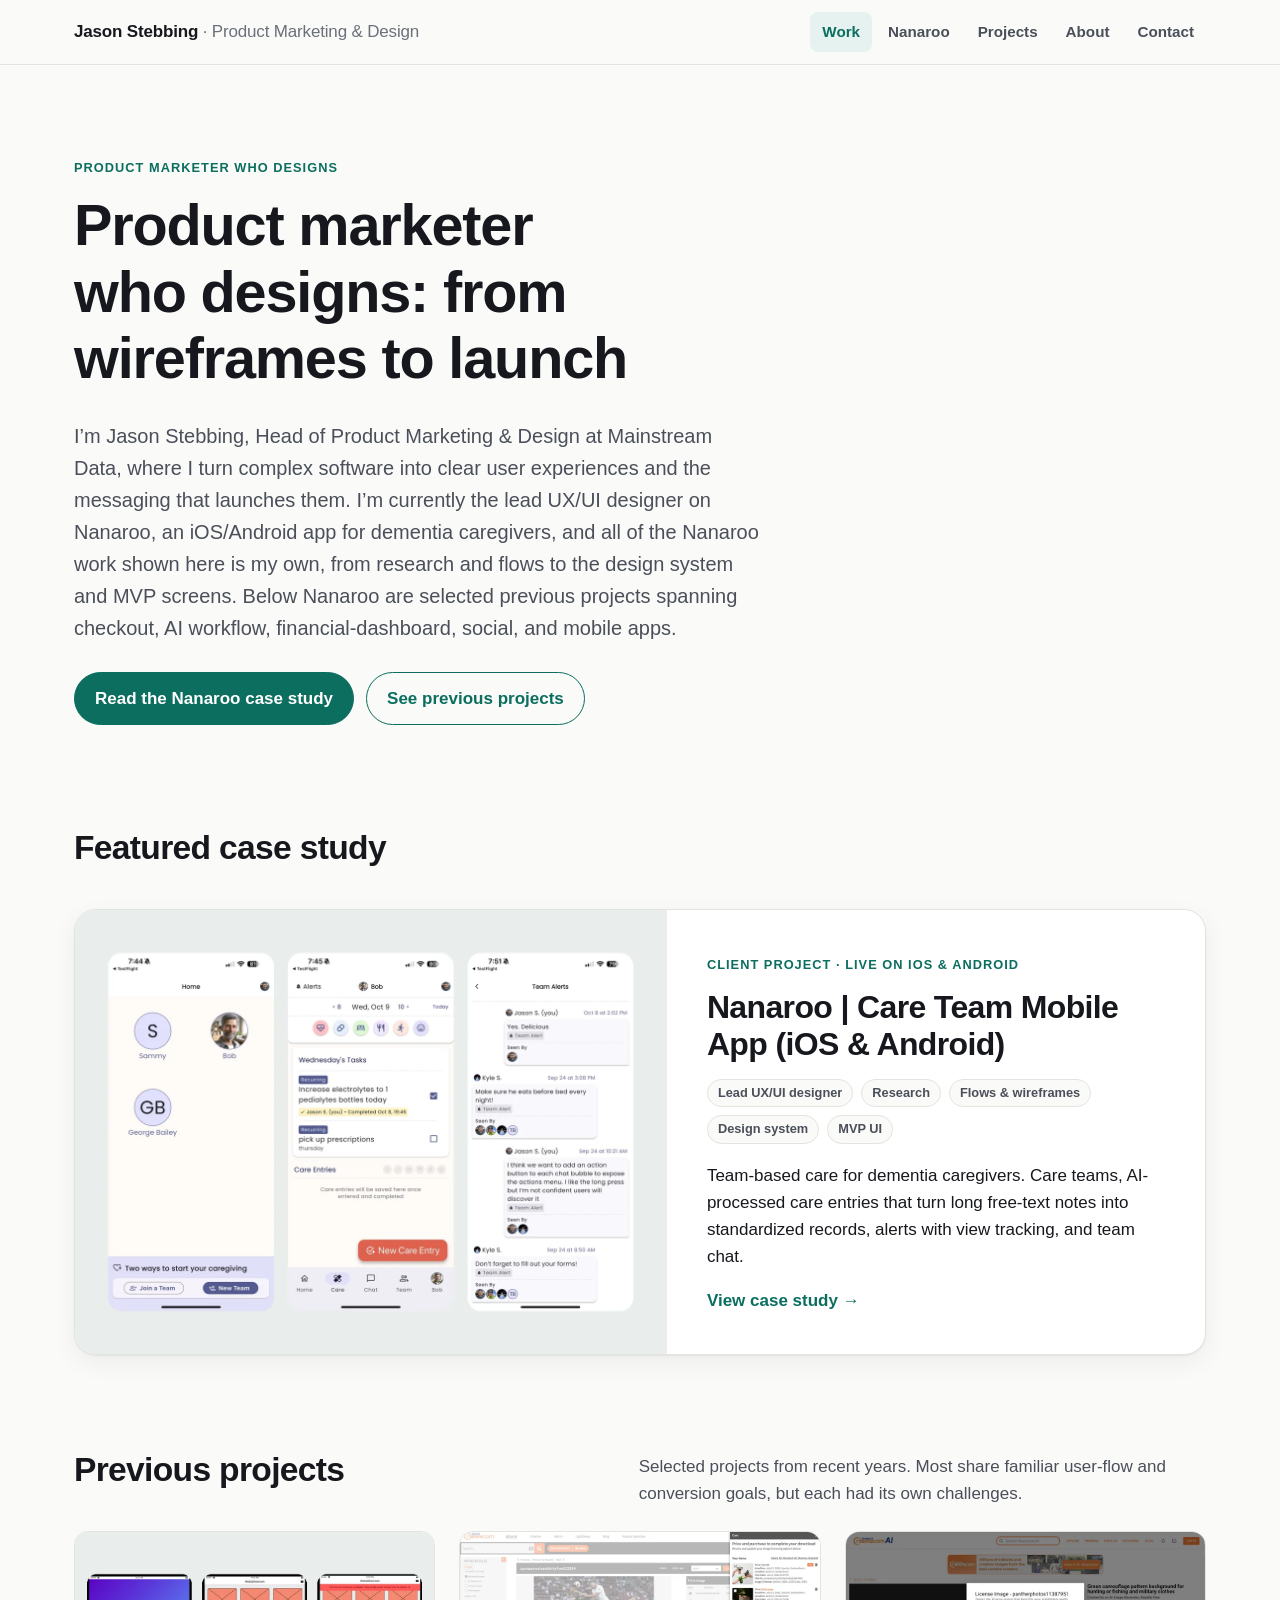
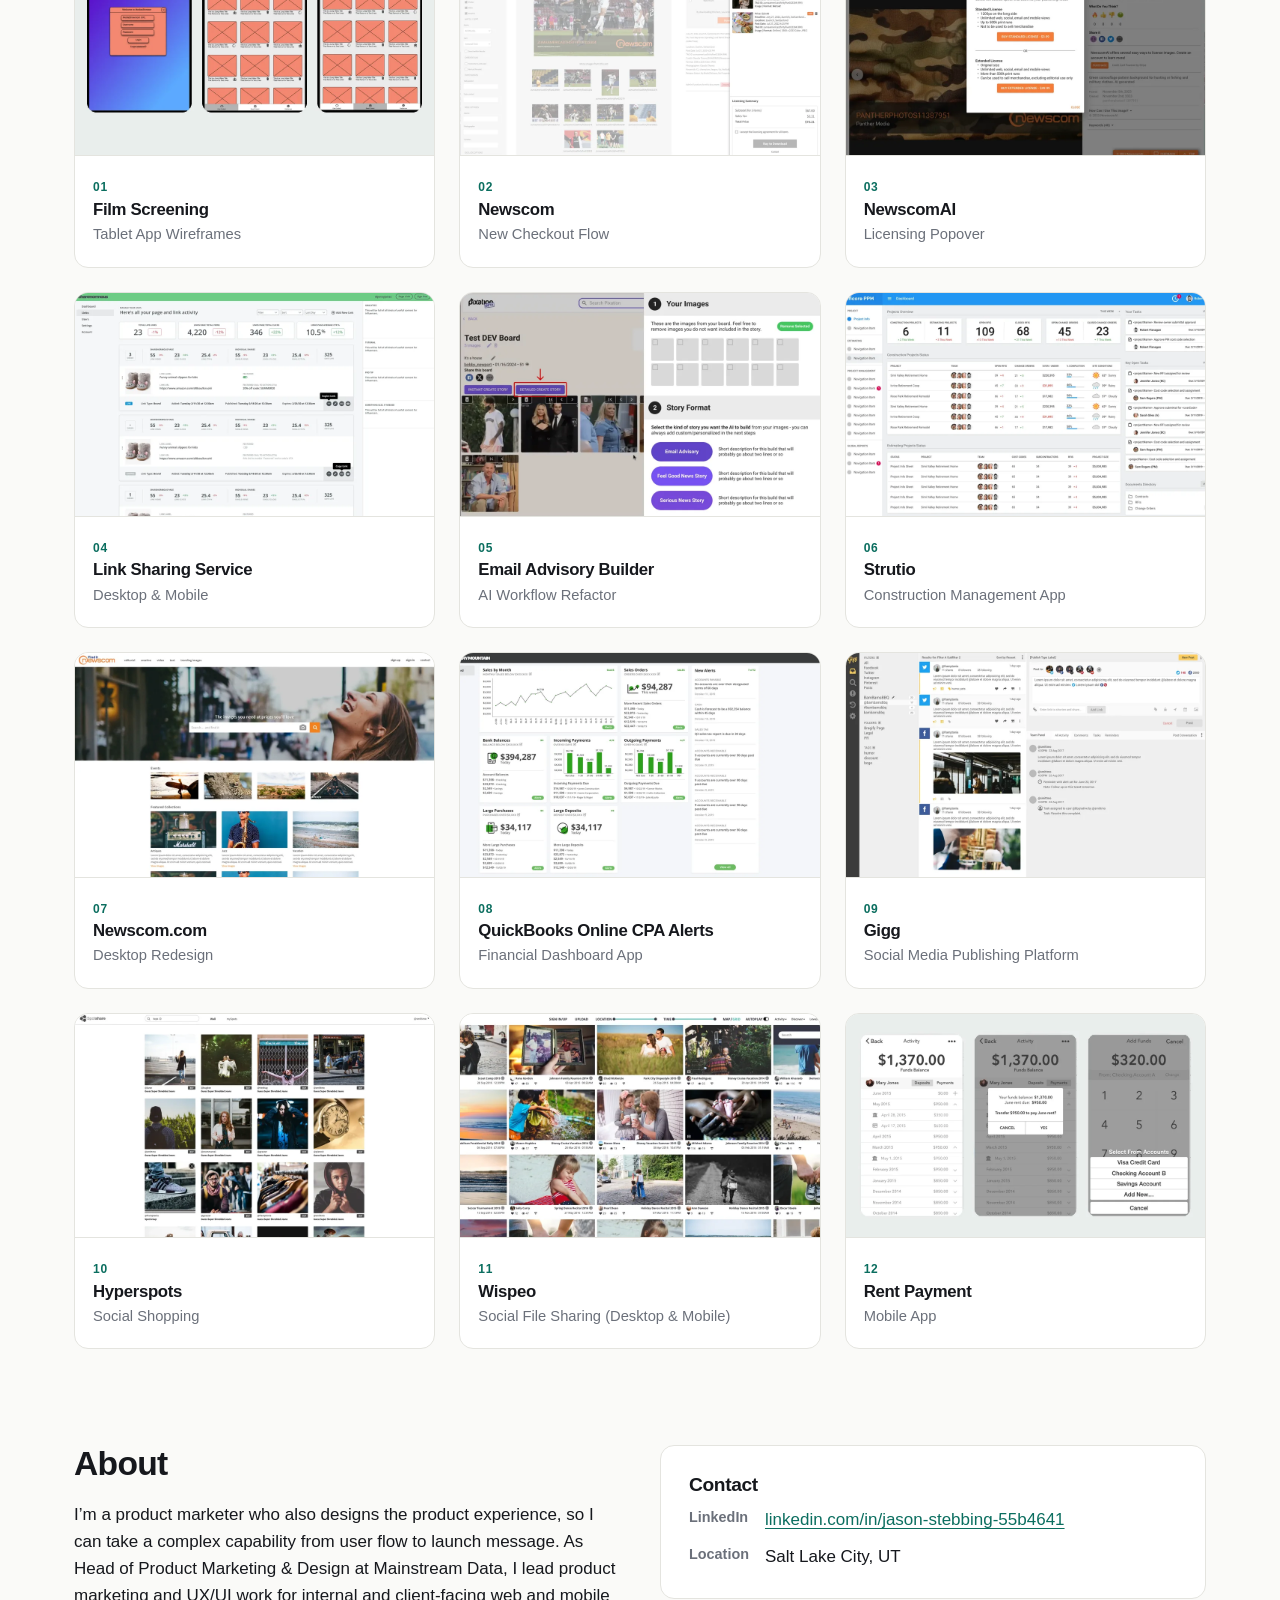
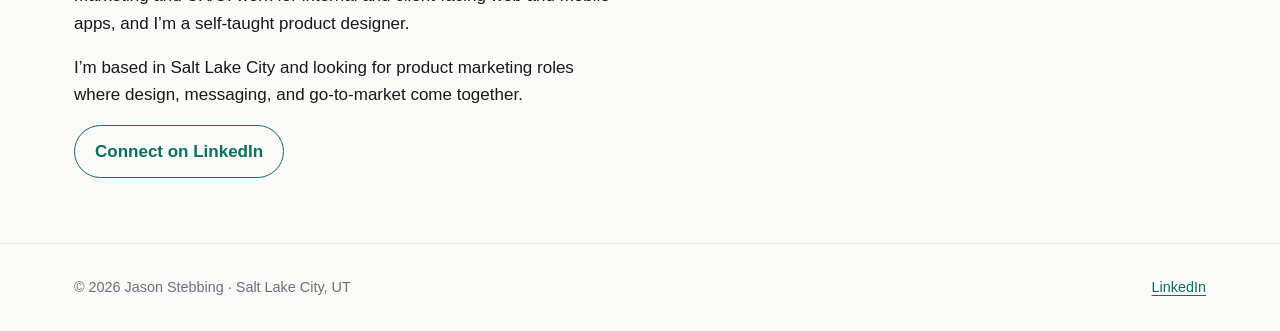
<file: index.html>
<!doctype html>
<html lang="en">
<head>
<meta charset="utf-8">
<meta name="viewport" content="width=device-width, initial-scale=1">
<title>Jason Stebbing | Product marketer who designs</title>
<meta name="description" content="Portfolio of Jason Stebbing, Head of Product Marketing &amp; Design at Mainstream Data: product marketing and UX/UI design work, including the Nanaroo caregiver app.">
<link rel="stylesheet" href="css/style.css">
<link rel="icon" href="data:image/svg+xml,%3Csvg xmlns='http://www.w3.org/2000/svg' viewBox='0 0 64 64'%3E%3Crect width='64' height='64' rx='14' fill='%230b6e5f'/%3E%3Ctext x='32' y='42' font-family='Arial' font-size='28' font-weight='700' fill='white' text-anchor='middle'%3EJS%3C/text%3E%3C/svg%3E">
</head>
<body>
<a class="skip" href="#main">Skip to content</a>
<header class="site-header"><div class="wrap">
<a class="brand" href="index.html">Jason Stebbing <span>· Product Marketing &amp; Design</span></a>
<nav aria-label="Primary"><ul class="nav">
<li><a href="index.html#work" aria-current="page">Work</a></li>
<li><a href="nanaroo.html">Nanaroo</a></li>
<li><a href="index.html#projects">Projects</a></li>
<li><a href="index.html#about">About</a></li>
<li><a href="index.html#contact">Contact</a></li>
</ul></nav></div></header>
<main id="main">

<section class="hero"><div class="wrap">
<span class="eyebrow">Product marketer who designs</span>
<h1>Product marketer who designs: from wireframes to launch</h1>
<p class="lede">I’m Jason Stebbing, Head of Product Marketing &amp; Design at Mainstream Data, where I turn complex software into clear user experiences and the messaging that launches them. I’m currently the lead UX/UI designer on Nanaroo, an iOS/Android app for dementia caregivers, and all of the Nanaroo work shown here is my own, from research and flows to the design system and MVP screens. Below Nanaroo are selected previous projects spanning checkout, AI workflow, financial-dashboard, social, and mobile apps.</p>
<div class="btns"><a class="btn primary" href="nanaroo.html">Read the Nanaroo case study</a><a class="btn ghost" href="#projects">See previous projects</a></div>
</div></section>

<section id="work" aria-labelledby="work-h"><div class="wrap">
<div class="section-head"><h2 id="work-h">Featured case study</h2></div>
<a class="feature" href="nanaroo.html">
<div class="media"><img src="assets/covers/nanaroo.webp" width="1200" height="900" alt="Three Nanaroo MVP screens: the loved-ones home, the care view, and alerts"></div>
<div class="body">
<span class="eyebrow">Client project · Live on iOS &amp; Android</span>
<h3>Nanaroo | Care Team Mobile App (iOS &amp; Android)</h3>
<ul class="tags"><li>Lead UX/UI designer</li><li>Research</li><li>Flows &amp; wireframes</li><li>Design system</li><li>MVP UI</li></ul>
<p>Team-based care for dementia caregivers. Care teams, AI-processed care entries that turn long free-text notes into standardized records, alerts with view tracking, and team chat.</p>
<span class="more">View case study →</span>
</div></a>
</div></section>

<section id="projects" aria-labelledby="proj-h"><div class="wrap">
<div class="section-head"><h2 id="proj-h">Previous projects</h2>
<p>Selected projects from recent years. Most share familiar user-flow and conversion goals, but each had its own challenges.</p></div>
<div class="grid">
<a class="card" href="projects/film-screening.html"><img src="assets/covers/film-screening.webp" width="960" height="600" loading="lazy" alt="Preview of Film Screening: Tablet App Wireframes"><div class="body"><span class="num">01</span><h3>Film Screening</h3><p>Tablet App Wireframes</p></div></a>
<a class="card" href="projects/newscom-checkout.html"><img src="assets/covers/newscom-checkout.webp" width="960" height="600" loading="lazy" alt="Preview of Newscom: New Checkout Flow"><div class="body"><span class="num">02</span><h3>Newscom</h3><p>New Checkout Flow</p></div></a>
<a class="card" href="projects/newscomai-licensing-popover.html"><img src="assets/covers/newscomai-licensing-popover.webp" width="960" height="600" loading="lazy" alt="Preview of NewscomAI: Licensing Popover"><div class="body"><span class="num">03</span><h3>NewscomAI</h3><p>Licensing Popover</p></div></a>
<a class="card" href="projects/link-sharing-service.html"><img src="assets/covers/link-sharing-service.webp" width="960" height="600" loading="lazy" alt="Preview of Link Sharing Service: Desktop &amp; Mobile"><div class="body"><span class="num">04</span><h3>Link Sharing Service</h3><p>Desktop &amp; Mobile</p></div></a>
<a class="card" href="projects/email-advisory-builder.html"><img src="assets/covers/email-advisory-builder.webp" width="960" height="600" loading="lazy" alt="Preview of Email Advisory Builder: AI Workflow Refactor"><div class="body"><span class="num">05</span><h3>Email Advisory Builder</h3><p>AI Workflow Refactor</p></div></a>
<a class="card" href="projects/strutio.html"><img src="assets/covers/strutio.webp" width="960" height="600" loading="lazy" alt="Preview of Strutio: Construction Management App"><div class="body"><span class="num">06</span><h3>Strutio</h3><p>Construction Management App</p></div></a>
<a class="card" href="projects/newscom-desktop-redesign.html"><img src="assets/covers/newscom-desktop-redesign.webp" width="960" height="600" loading="lazy" alt="Preview of Newscom.com: Desktop Redesign"><div class="body"><span class="num">07</span><h3>Newscom.com</h3><p>Desktop Redesign</p></div></a>
<a class="card" href="projects/quickbooks-cpa-alerts.html"><img src="assets/covers/quickbooks-cpa-alerts.webp" width="960" height="600" loading="lazy" alt="Preview of QuickBooks Online CPA Alerts: Financial Dashboard App"><div class="body"><span class="num">08</span><h3>QuickBooks Online CPA Alerts</h3><p>Financial Dashboard App</p></div></a>
<a class="card" href="projects/gigg.html"><img src="assets/covers/gigg.webp" width="960" height="600" loading="lazy" alt="Preview of Gigg: Social Media Publishing Platform"><div class="body"><span class="num">09</span><h3>Gigg</h3><p>Social Media Publishing Platform</p></div></a>
<a class="card" href="projects/hyperspots.html"><img src="assets/covers/hyperspots.webp" width="960" height="600" loading="lazy" alt="Preview of Hyperspots: Social Shopping"><div class="body"><span class="num">10</span><h3>Hyperspots</h3><p>Social Shopping</p></div></a>
<a class="card" href="projects/wispeo.html"><img src="assets/covers/wispeo.webp" width="960" height="600" loading="lazy" alt="Preview of Wispeo: Social File Sharing (Desktop &amp; Mobile)"><div class="body"><span class="num">11</span><h3>Wispeo</h3><p>Social File Sharing (Desktop &amp; Mobile)</p></div></a>
<a class="card" href="projects/rent-payment.html"><img src="assets/covers/rent-payment.webp" width="960" height="600" loading="lazy" alt="Preview of Rent Payment: Mobile App"><div class="body"><span class="num">12</span><h3>Rent Payment</h3><p>Mobile App</p></div></a>
</div>
</div></section>

<section id="about" aria-labelledby="about-h"><div class="wrap about">
<div>
<h2 id="about-h">About</h2>
<p>I’m a product marketer who also designs the product experience, so I can take a complex capability from user flow to launch message. As Head of Product Marketing &amp; Design at Mainstream Data, I lead product marketing and UX/UI work for internal and client-facing web and mobile apps, and I’m a self-taught product designer.</p>
<p>I’m based in Salt Lake City and looking for product marketing roles where design, messaging, and go-to-market come together.</p>
<p><a class="btn ghost" href="https://www.linkedin.com/in/jason-stebbing-55b4641/" rel="noopener">Connect on LinkedIn</a></p>
</div>
<div class="panel" id="contact">
<h3>Contact</h3>
<dl>
<dt>LinkedIn</dt><dd><a href="https://www.linkedin.com/in/jason-stebbing-55b4641/" rel="noopener">linkedin.com/in/jason-stebbing-55b4641</a></dd>
<dt>Location</dt><dd>Salt Lake City, UT</dd>
</dl>
</div>
</div></section>

</main>
<footer class="site-footer"><div class="wrap"><span>© 2026 Jason Stebbing · Salt Lake City, UT</span><a href="https://www.linkedin.com/in/jason-stebbing-55b4641/" rel="noopener">LinkedIn</a></div></footer>
</body>
</html>
</file>
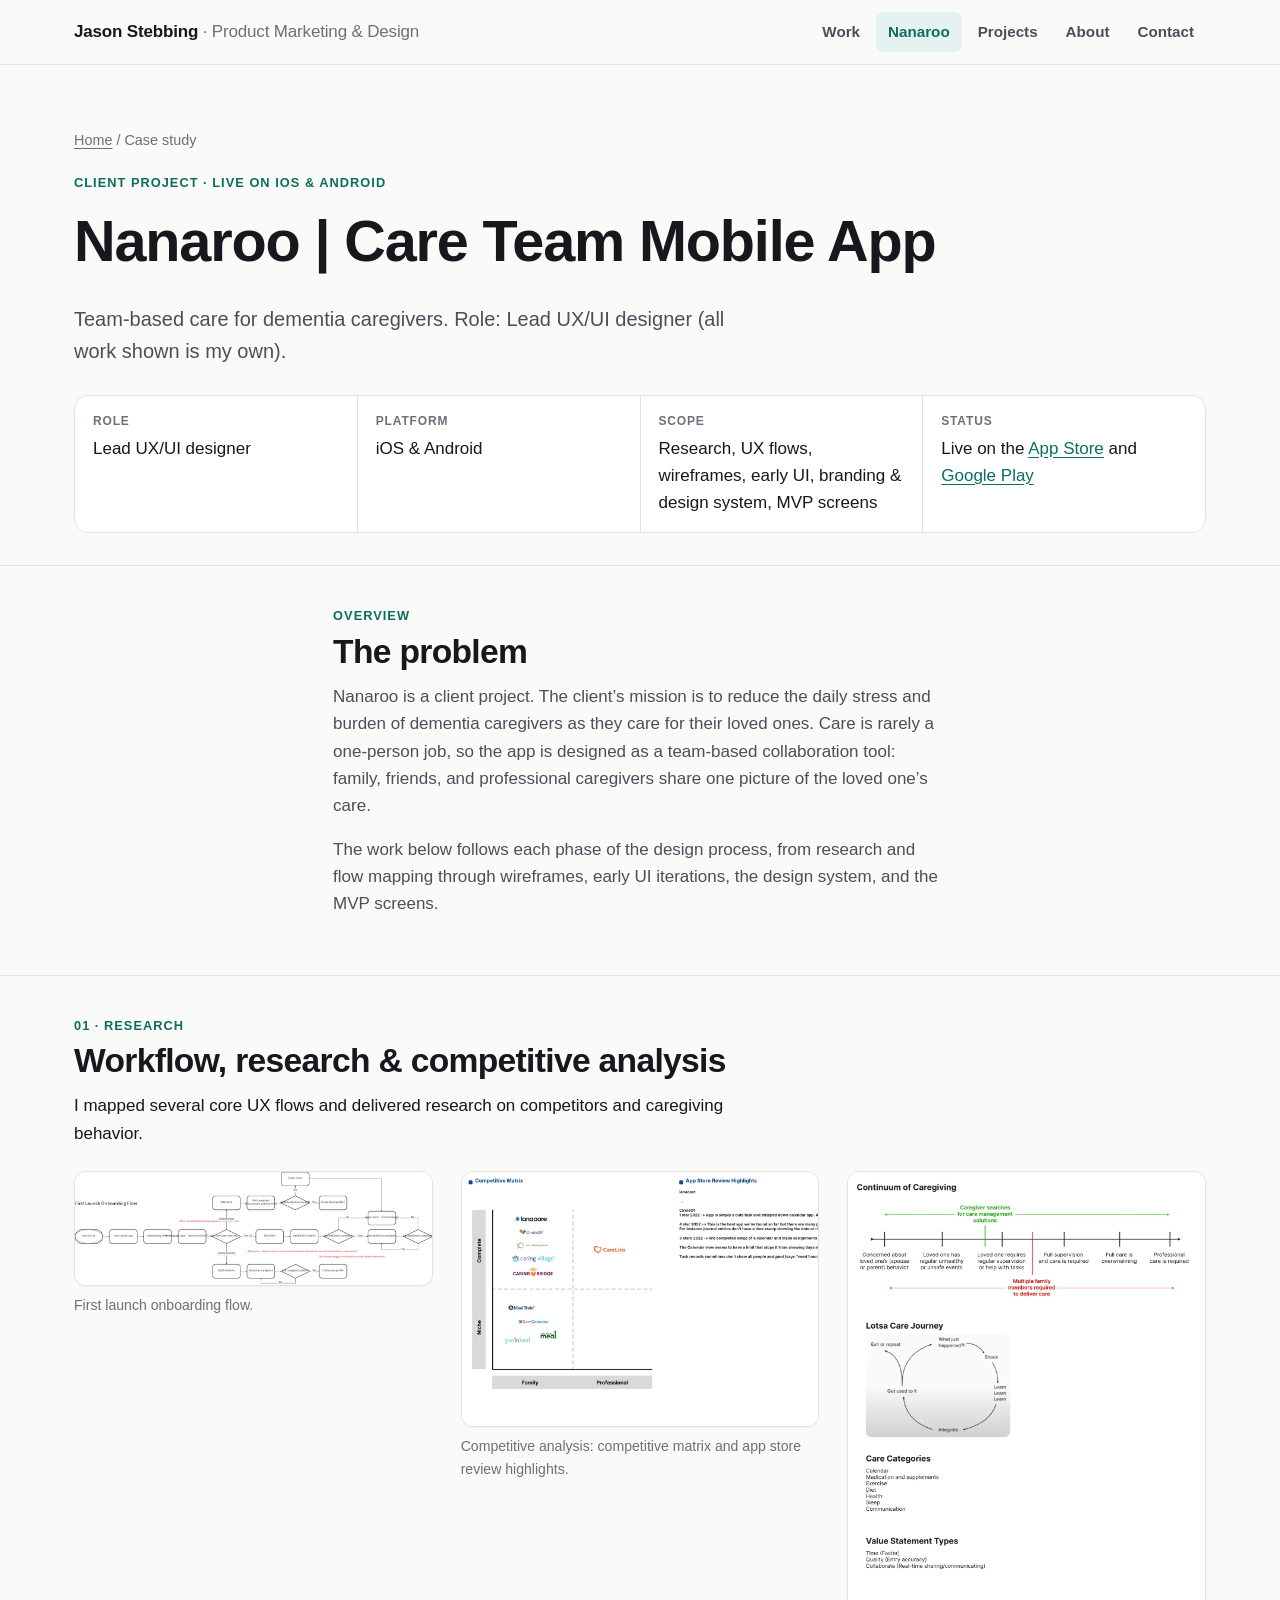
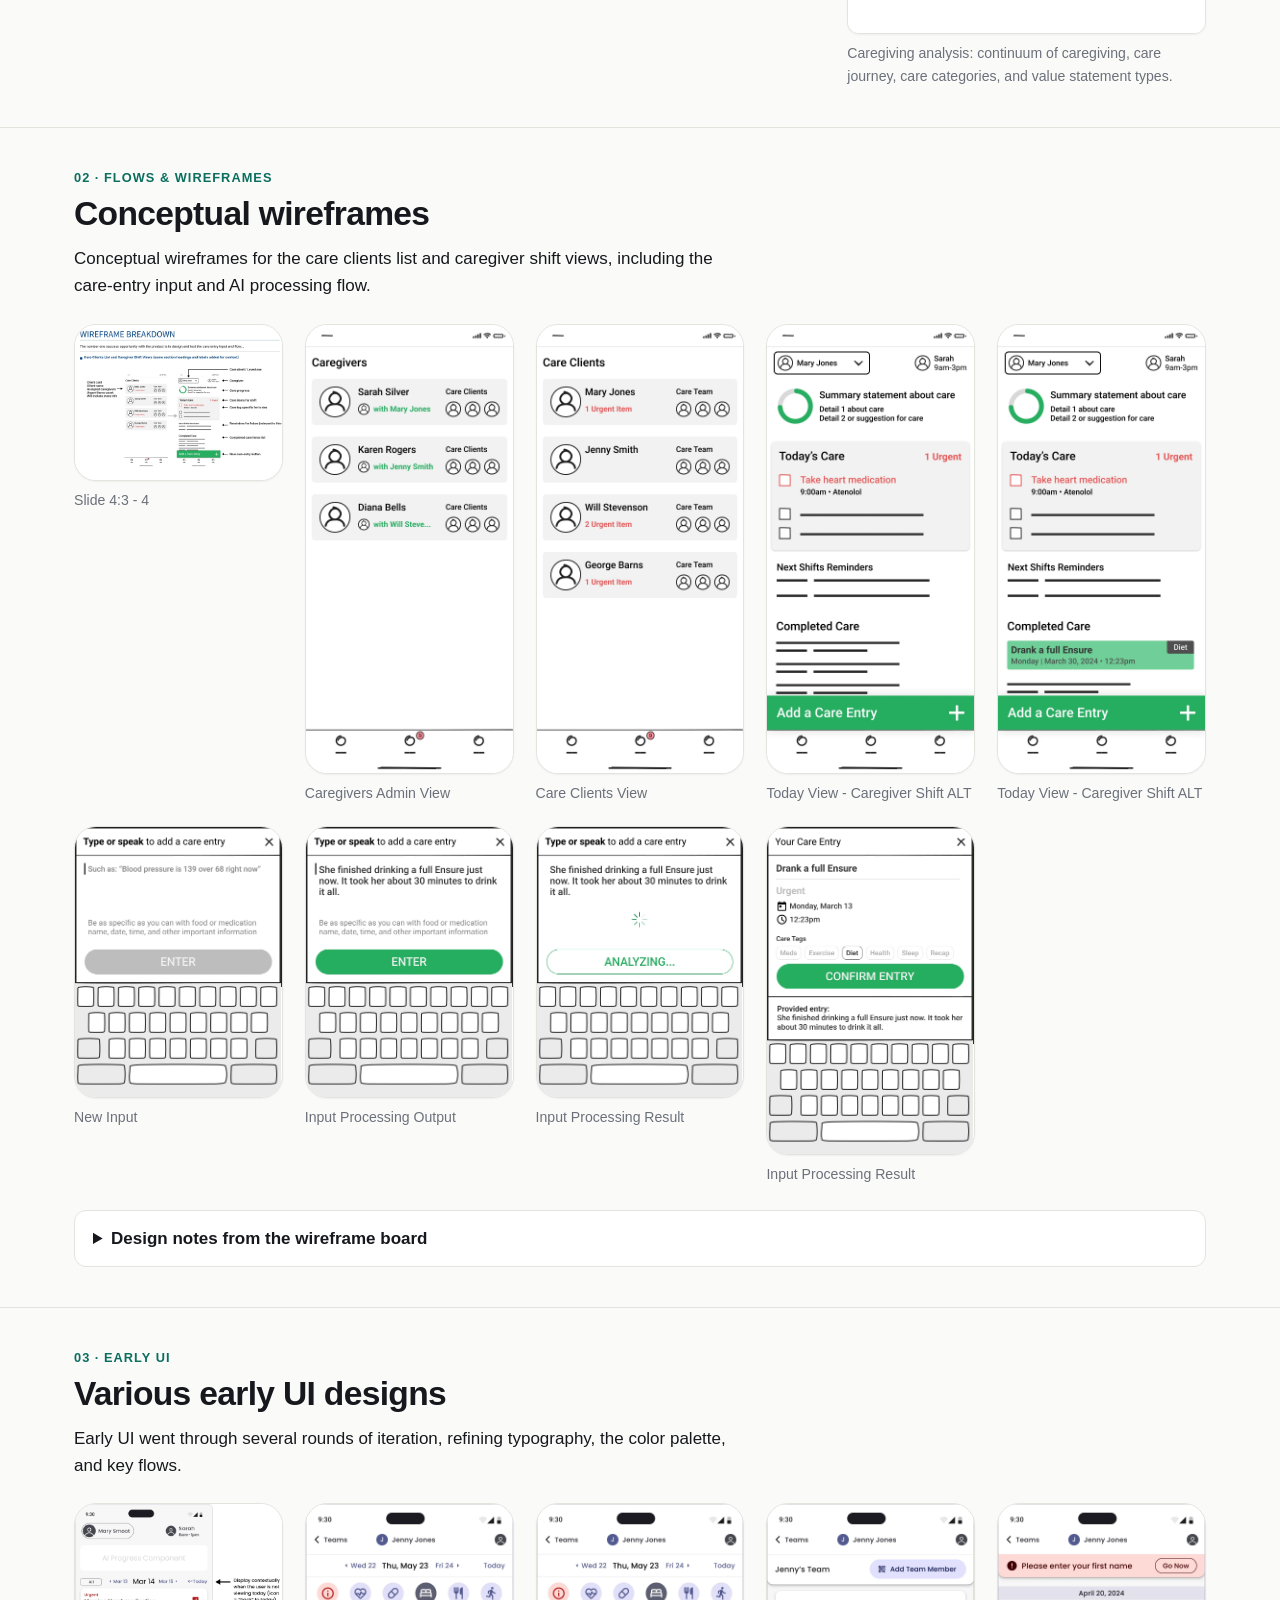
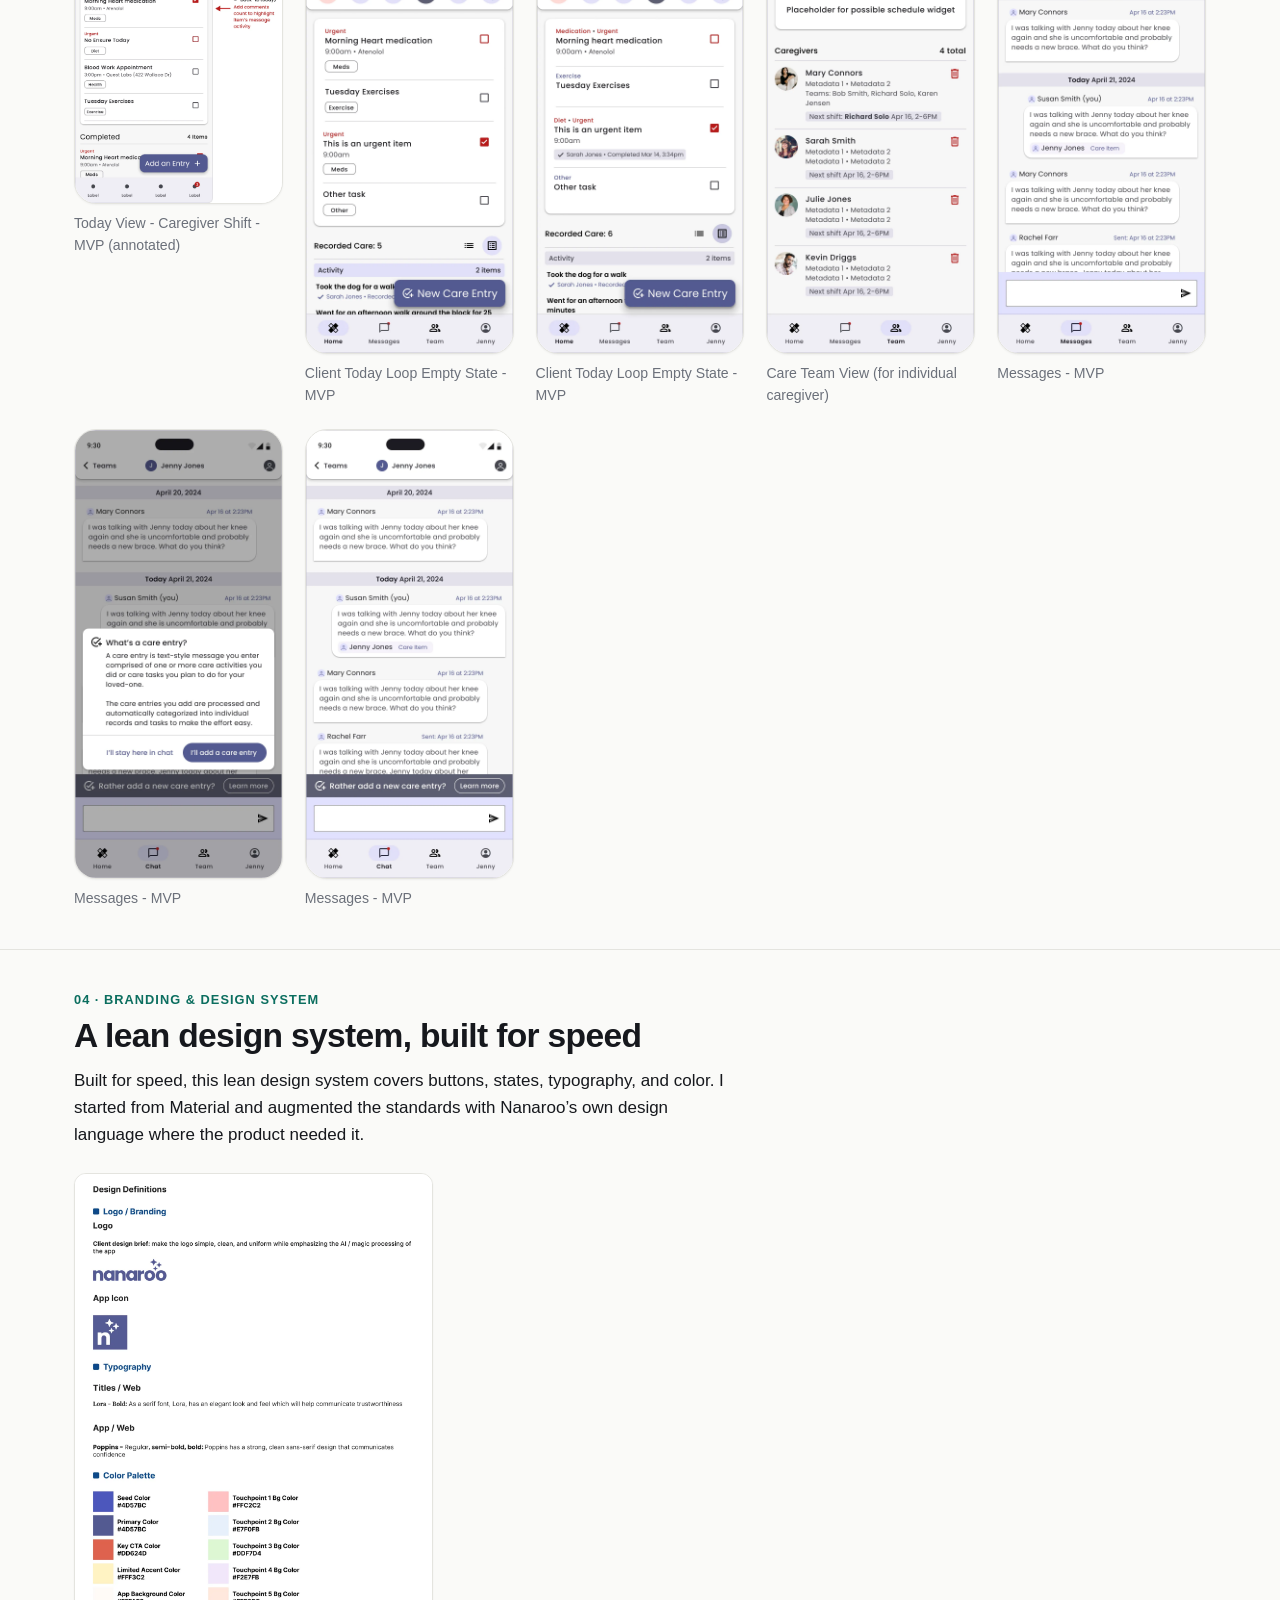
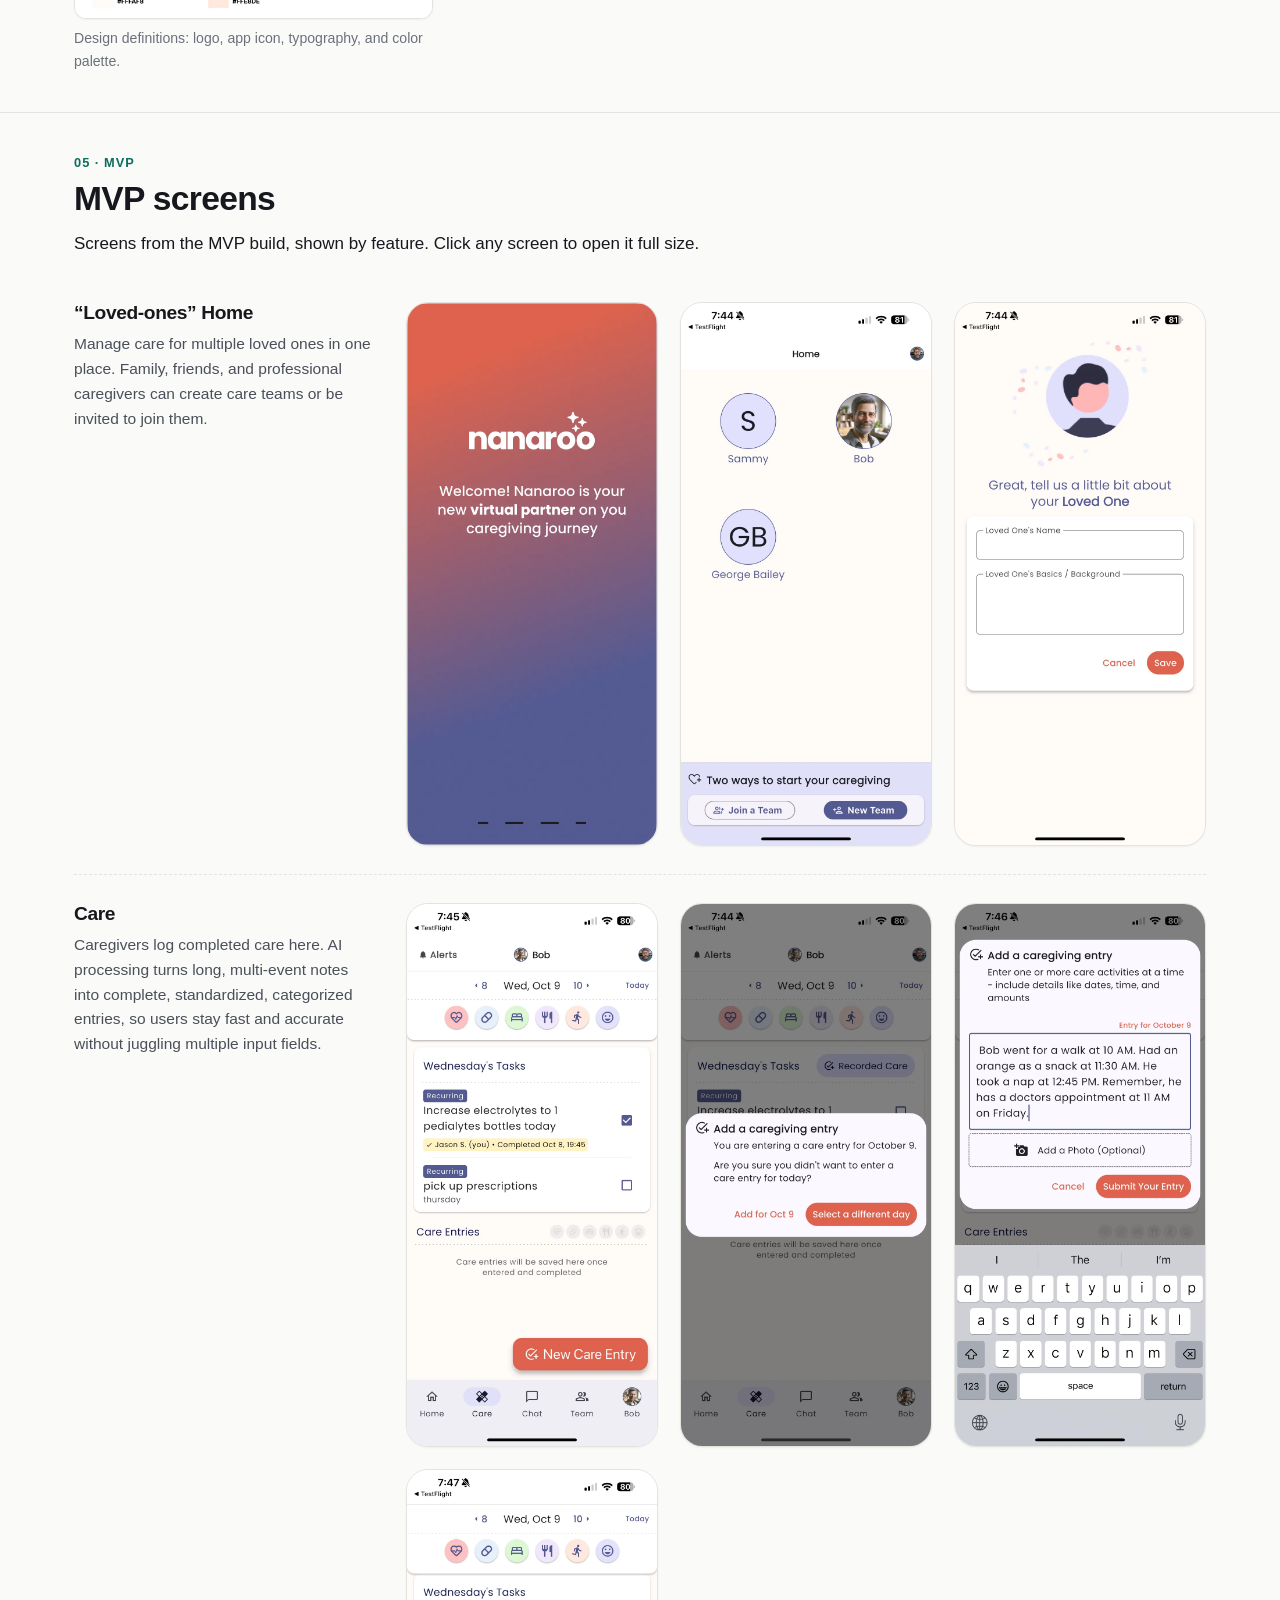
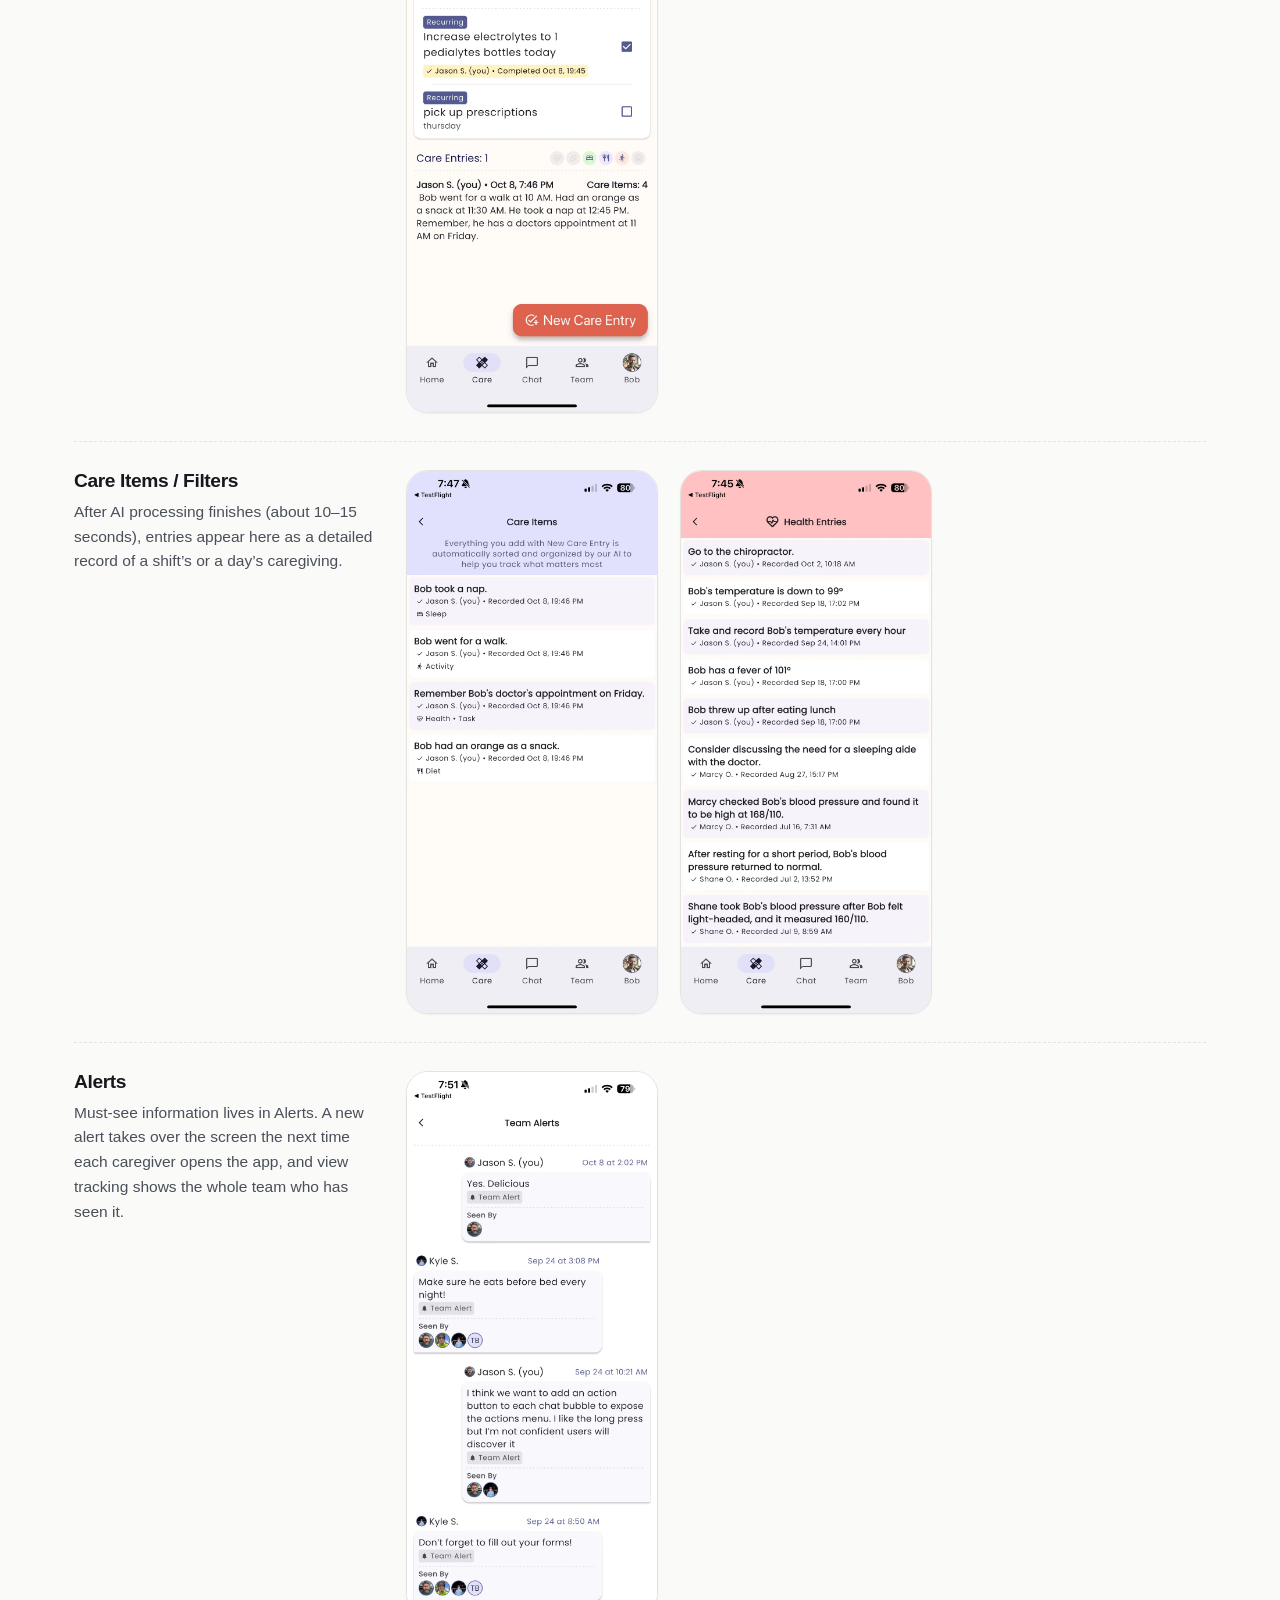
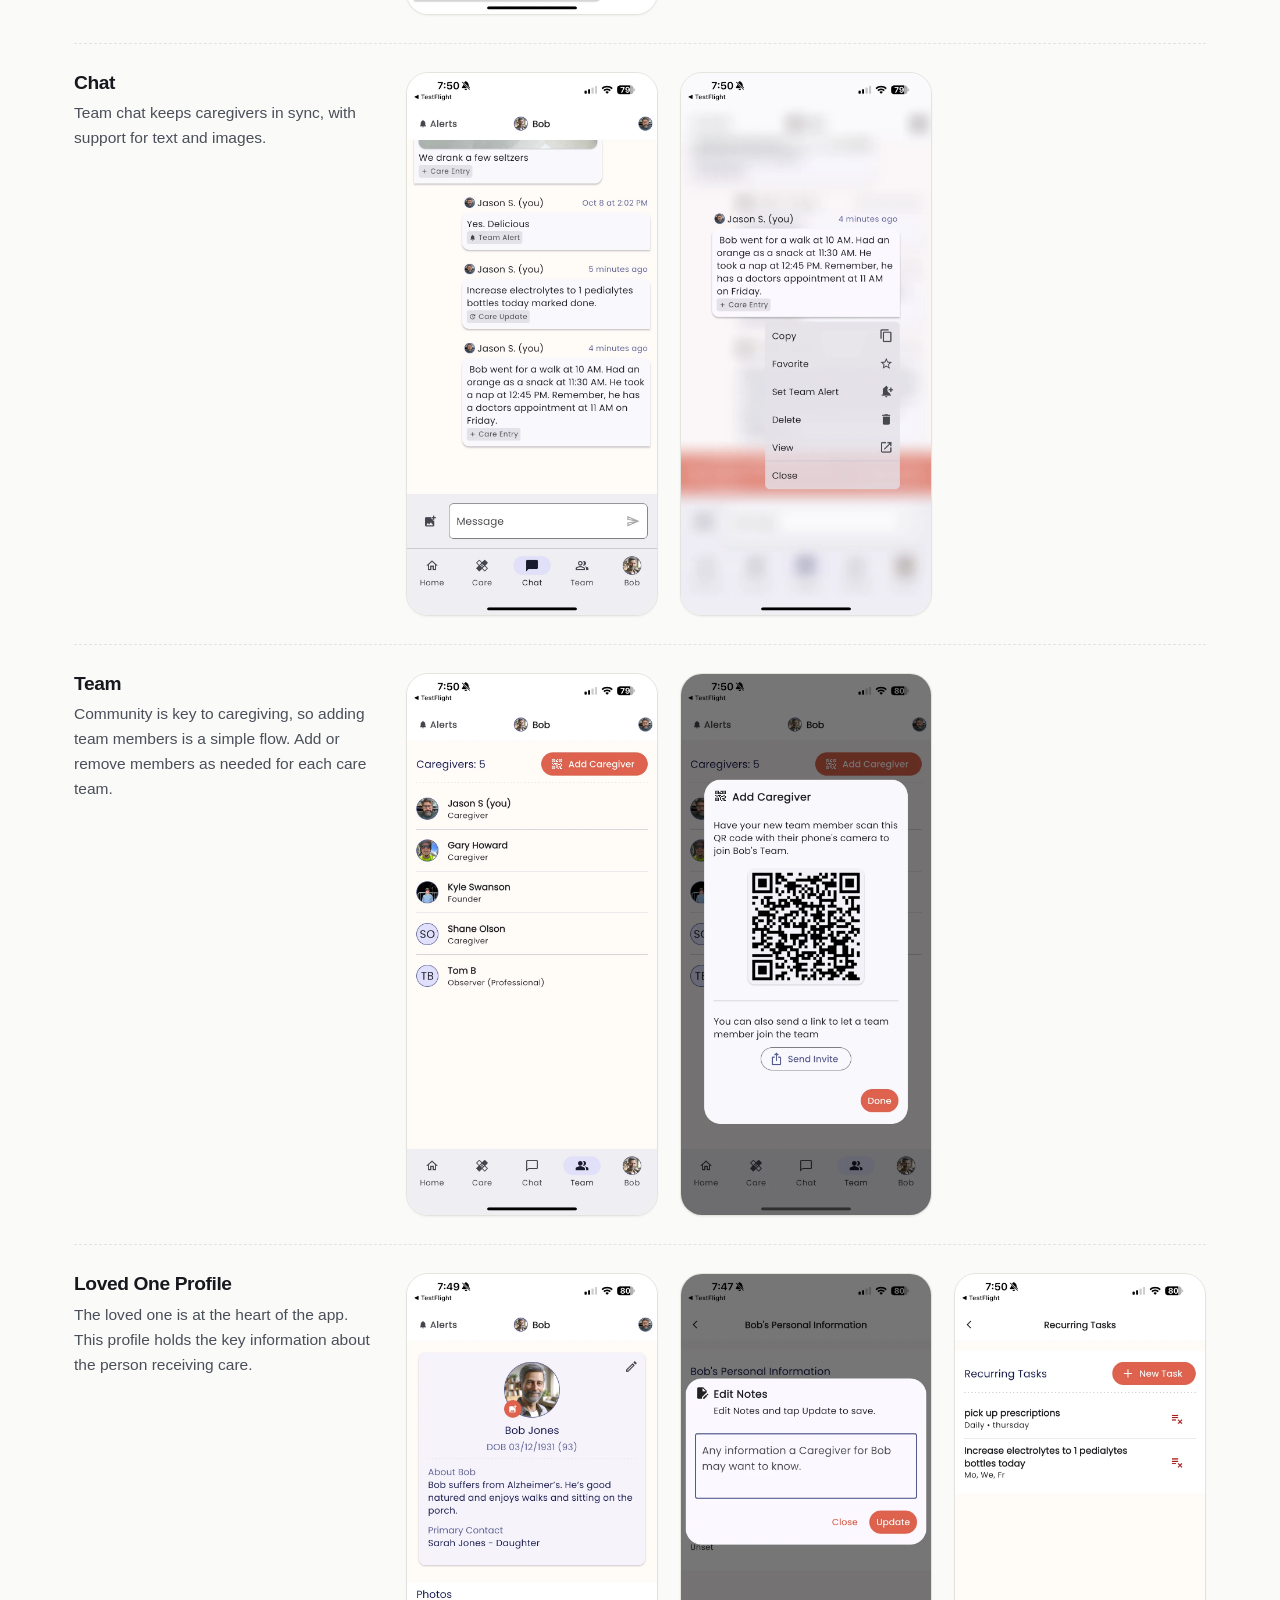
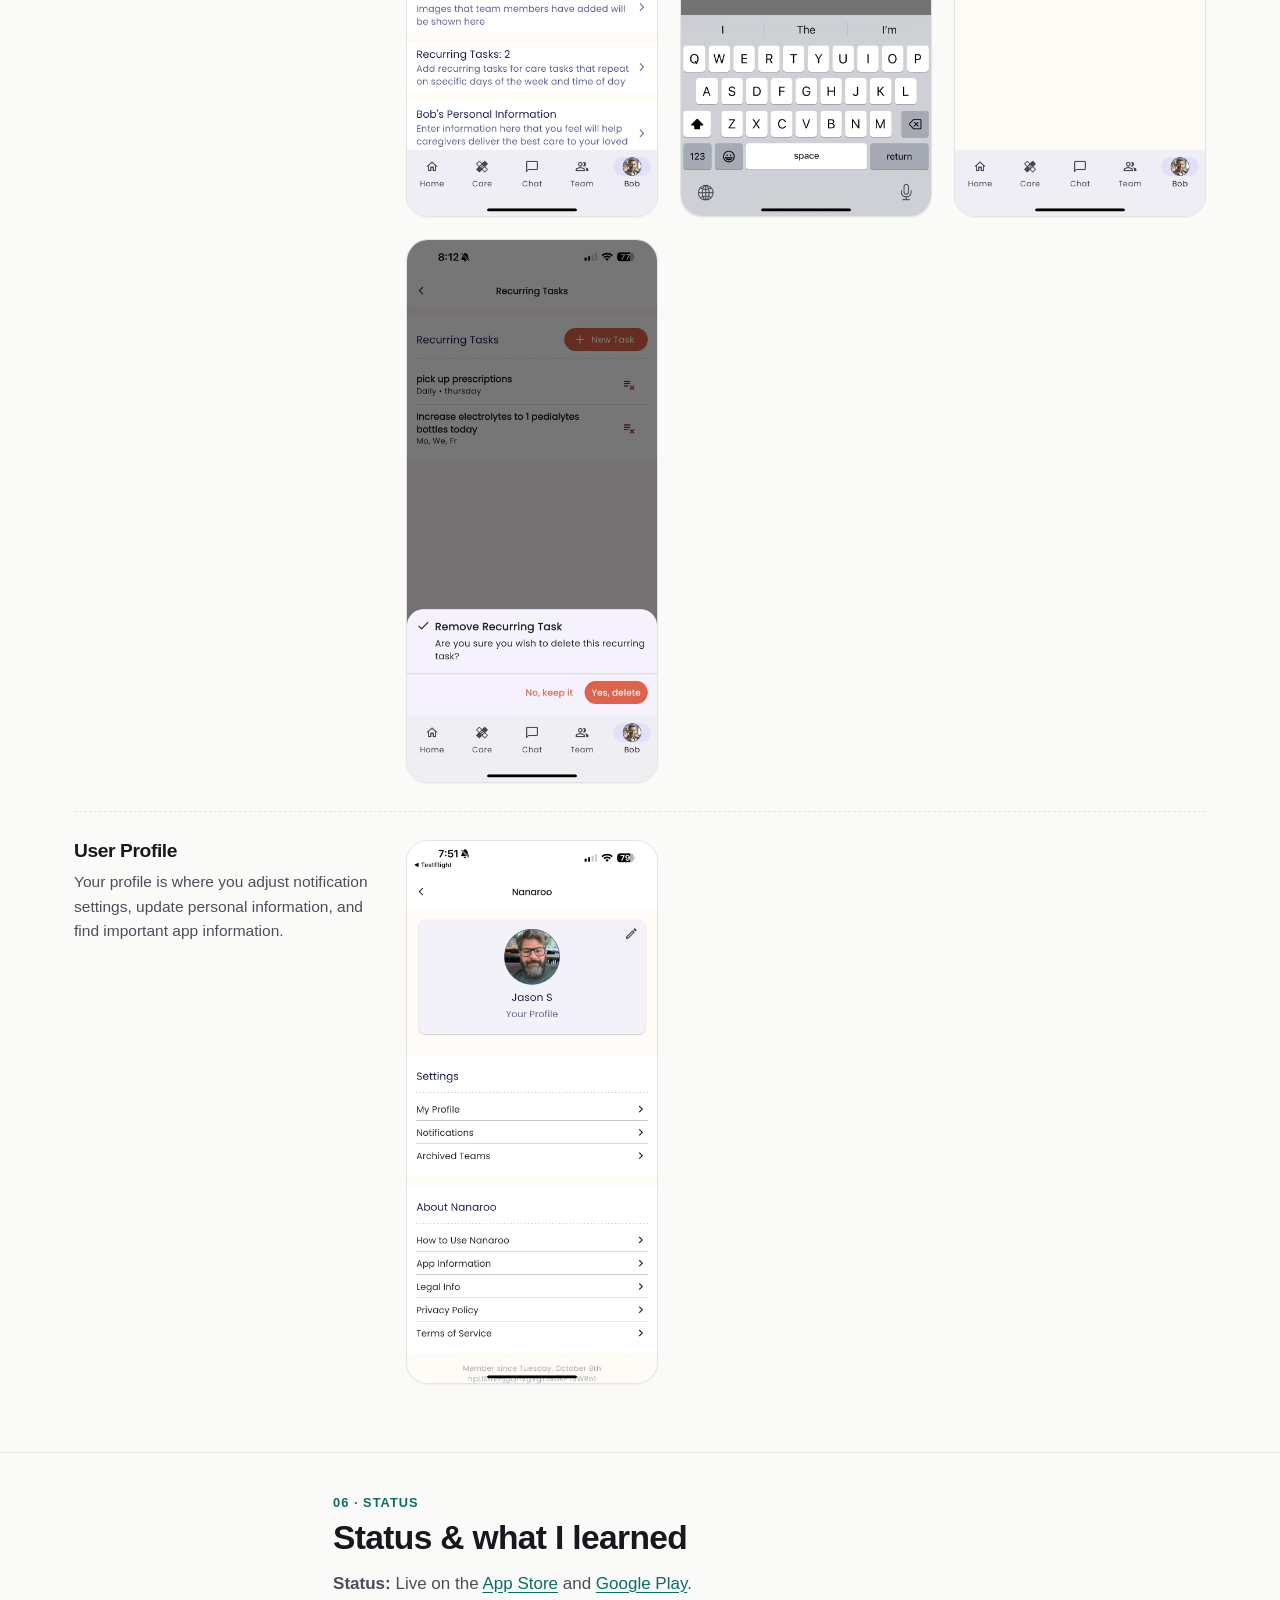
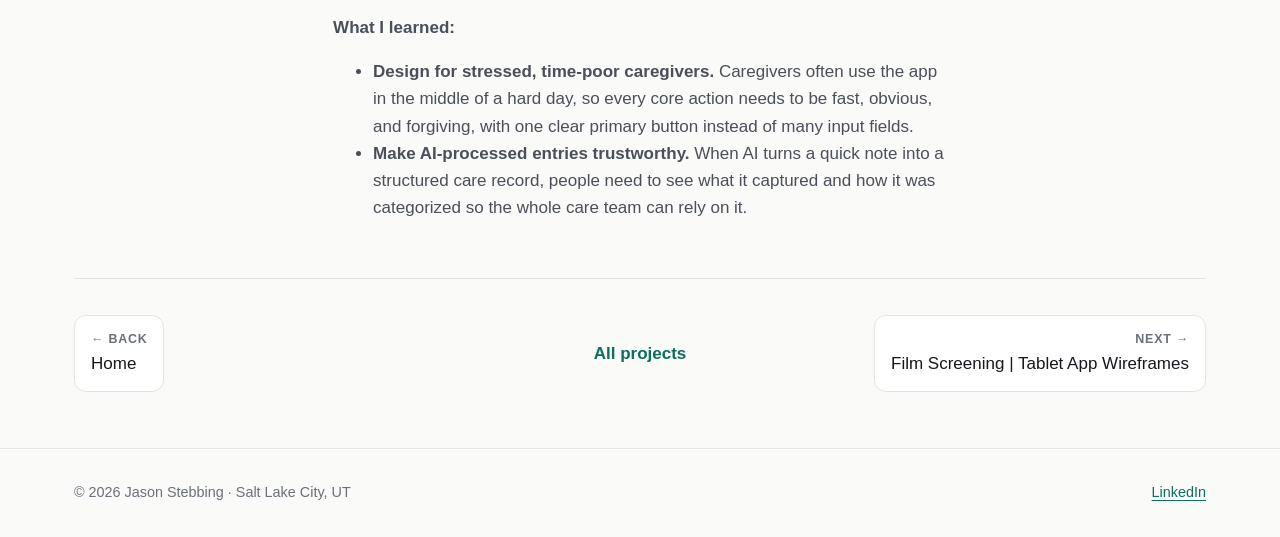
<file: nanaroo.html>
<!doctype html>
<html lang="en">
<head>
<meta charset="utf-8">
<meta name="viewport" content="width=device-width, initial-scale=1">
<title>Nanaroo case study | Jason Stebbing</title>
<meta name="description" content="Nanaroo: team-based care mobile app for dementia caregivers. Lead UX/UI design by Jason Stebbing.">
<link rel="stylesheet" href="css/style.css">
<link rel="icon" href="data:image/svg+xml,%3Csvg xmlns='http://www.w3.org/2000/svg' viewBox='0 0 64 64'%3E%3Crect width='64' height='64' rx='14' fill='%230b6e5f'/%3E%3Ctext x='32' y='42' font-family='Arial' font-size='28' font-weight='700' fill='white' text-anchor='middle'%3EJS%3C/text%3E%3C/svg%3E">
</head>
<body>
<a class="skip" href="#main">Skip to content</a>
<header class="site-header"><div class="wrap">
<a class="brand" href="index.html">Jason Stebbing <span>· Product Marketing &amp; Design</span></a>
<nav aria-label="Primary"><ul class="nav">
<li><a href="index.html#work">Work</a></li>
<li><a href="nanaroo.html" aria-current="page">Nanaroo</a></li>
<li><a href="index.html#projects">Projects</a></li>
<li><a href="index.html#about">About</a></li>
<li><a href="index.html#contact">Contact</a></li>
</ul></nav></div></header>
<main id="main">

<div class="page-head"><div class="wrap">
<p class="crumb"><a href="index.html">Home</a> / Case study</p>
<span class="eyebrow">Client project · Live on iOS &amp; Android</span>
<h1>Nanaroo | Care Team Mobile App</h1>
<p class="lede">Team-based care for dementia caregivers. Role: Lead UX/UI designer (all work shown is my own).</p>
<dl class="meta">
<div><dt>Role</dt><dd>Lead UX/UI designer</dd></div>
<div><dt>Platform</dt><dd>iOS &amp; Android</dd></div>
<div><dt>Scope</dt><dd>Research, UX flows, wireframes, early UI, branding &amp; design system, MVP screens</dd></div>
<div><dt>Status</dt><dd>Live on the <a href="https://apps.apple.com/us/app/nanaroo-care-tracker/id6736625149" rel="noopener">App Store</a> and <a href="https://play.google.com/store/apps/details?id=com.nanaroo.app_prod" rel="noopener">Google Play</a></dd></div>
</dl>
</div></div>

<section class="block" aria-labelledby="n-overview"><div class="wrap prose">
<span class="kicker">Overview</span><h2 id="n-overview">The problem</h2>
<p>Nanaroo is a client project. The client’s mission is to reduce the daily stress and burden of dementia caregivers as they care for their loved ones. Care is rarely a one-person job, so the app is designed as a team-based collaboration tool: family, friends, and professional caregivers share one picture of the loved one’s care.</p>
<p>The work below follows each phase of the design process, from research and flow mapping through wireframes, early UI iterations, the design system, and the MVP screens.</p>
</div></section>

<section class="block" aria-labelledby="n-research"><div class="wrap">
<span class="kicker">01 · Research</span><h2 id="n-research">Workflow, research &amp; competitive analysis</h2>
<p class="prose">I mapped several core UX flows and delivered research on competitors and caregiving behavior.</p>
<div class="shots medium">


<figure class="shot"><a href="assets/nanaroo/research-first-launch-onboarding-flow.webp" title="Open full-size image"><img src="assets/nanaroo/research-first-launch-onboarding-flow-1200.webp" srcset="assets/nanaroo/research-first-launch-onboarding-flow-1200.webp 1200w, assets/nanaroo/research-first-launch-onboarding-flow.webp 2400w" sizes="(max-width: 700px) 100vw, 560px" width="1200" height="382" loading="lazy" decoding="async" alt="Nanaroo research: first launch onboarding flow diagram"></a><figcaption>First launch onboarding flow.</figcaption></figure><figure class="shot"><a href="assets/nanaroo/research-competitive-analysis.webp" title="Open full-size image"><img src="assets/nanaroo/research-competitive-analysis-1200.webp" srcset="assets/nanaroo/research-competitive-analysis-1200.webp 1200w, assets/nanaroo/research-competitive-analysis.webp 2238w" sizes="(max-width: 700px) 100vw, 560px" width="1200" height="856" loading="lazy" decoding="async" alt="Nanaroo research: competitive matrix (family vs. professional, niche vs. complete) and app store review highlights"></a><figcaption>Competitive analysis: competitive matrix and app store review highlights.</figcaption></figure><figure class="shot"><a href="assets/nanaroo/research-caregiving-analysis.webp" title="Open full-size image"><img src="assets/nanaroo/research-caregiving-analysis-1200.webp" srcset="assets/nanaroo/research-caregiving-analysis-1200.webp 1200w, assets/nanaroo/research-caregiving-analysis.webp 2400w" sizes="(max-width: 700px) 100vw, 560px" width="1200" height="1553" loading="lazy" decoding="async" alt="Nanaroo research: caregiving analysis, including the continuum of caregiving, the Lotsa care journey, care categories, and value statement types"></a><figcaption>Caregiving analysis: continuum of caregiving, care journey, care categories, and value statement types.</figcaption></figure>
</div>
</div></section>

<section class="block" aria-labelledby="n-wire"><div class="wrap">
<span class="kicker">02 · Flows &amp; wireframes</span><h2 id="n-wire">Conceptual wireframes</h2>
<p class="prose">Conceptual wireframes for the care clients list and caregiver shift views, including the care-entry input and AI processing flow.</p>

<div class="shots phones"><figure class="shot"><a href="assets/nanaroo/wireframes-annotated-care-clients-and-shift-views.webp" title="Open full-size image"><img src="assets/nanaroo/wireframes-annotated-care-clients-and-shift-views-1200.webp" srcset="assets/nanaroo/wireframes-annotated-care-clients-and-shift-views-1200.webp 1200w, assets/nanaroo/wireframes-annotated-care-clients-and-shift-views.webp 2048w" sizes="(max-width: 600px) 50vw, 240px" width="1200" height="900" loading="lazy" decoding="async" alt="Nanaroo wireframe: Slide 4:3 - 4"></a><figcaption>Slide 4:3 - 4</figcaption></figure><figure class="shot"><a href="assets/nanaroo/wireframes-01-caregivers-admin-view.webp" title="Open full-size image"><img src="assets/nanaroo/wireframes-01-caregivers-admin-view-1200.webp" srcset="assets/nanaroo/wireframes-01-caregivers-admin-view-1200.webp 860w" sizes="(max-width: 600px) 50vw, 240px" width="860" height="1864" loading="lazy" decoding="async" alt="Nanaroo wireframe: Caregivers Admin View"></a><figcaption>Caregivers Admin View</figcaption></figure><figure class="shot"><a href="assets/nanaroo/wireframes-02-care-clients-view.webp" title="Open full-size image"><img src="assets/nanaroo/wireframes-02-care-clients-view-1200.webp" srcset="assets/nanaroo/wireframes-02-care-clients-view-1200.webp 860w" sizes="(max-width: 600px) 50vw, 240px" width="860" height="1864" loading="lazy" decoding="async" alt="Nanaroo wireframe: Care Clients View"></a><figcaption>Care Clients View</figcaption></figure><figure class="shot"><a href="assets/nanaroo/wireframes-03-today-view-caregiver-shift-alt.webp" title="Open full-size image"><img src="assets/nanaroo/wireframes-03-today-view-caregiver-shift-alt-1200.webp" srcset="assets/nanaroo/wireframes-03-today-view-caregiver-shift-alt-1200.webp 860w" sizes="(max-width: 600px) 50vw, 240px" width="860" height="1864" loading="lazy" decoding="async" alt="Nanaroo wireframe: Today View - Caregiver Shift ALT"></a><figcaption>Today View - Caregiver Shift ALT</figcaption></figure><figure class="shot"><a href="assets/nanaroo/wireframes-04-today-view-caregiver-shift-alt.webp" title="Open full-size image"><img src="assets/nanaroo/wireframes-04-today-view-caregiver-shift-alt-1200.webp" srcset="assets/nanaroo/wireframes-04-today-view-caregiver-shift-alt-1200.webp 860w" sizes="(max-width: 600px) 50vw, 240px" width="860" height="1864" loading="lazy" decoding="async" alt="Nanaroo wireframe: Today View - Caregiver Shift ALT"></a><figcaption>Today View - Caregiver Shift ALT</figcaption></figure><figure class="shot"><a href="assets/nanaroo/wireframes-05-new-input.webp" title="Open full-size image"><img src="assets/nanaroo/wireframes-05-new-input-1200.webp" srcset="assets/nanaroo/wireframes-05-new-input-1200.webp 864w" sizes="(max-width: 600px) 50vw, 240px" width="864" height="1126" loading="lazy" decoding="async" alt="Nanaroo wireframe: New Input"></a><figcaption>New Input</figcaption></figure><figure class="shot"><a href="assets/nanaroo/wireframes-06-input-processing-output.webp" title="Open full-size image"><img src="assets/nanaroo/wireframes-06-input-processing-output-1200.webp" srcset="assets/nanaroo/wireframes-06-input-processing-output-1200.webp 864w" sizes="(max-width: 600px) 50vw, 240px" width="864" height="1126" loading="lazy" decoding="async" alt="Nanaroo wireframe: Input Processing Output"></a><figcaption>Input Processing Output</figcaption></figure><figure class="shot"><a href="assets/nanaroo/wireframes-07-input-processing-result.webp" title="Open full-size image"><img src="assets/nanaroo/wireframes-07-input-processing-result-1200.webp" srcset="assets/nanaroo/wireframes-07-input-processing-result-1200.webp 864w" sizes="(max-width: 600px) 50vw, 240px" width="864" height="1126" loading="lazy" decoding="async" alt="Nanaroo wireframe: Input Processing Result"></a><figcaption>Input Processing Result</figcaption></figure><figure class="shot"><a href="assets/nanaroo/wireframes-08-input-processing-result.webp" title="Open full-size image"><img src="assets/nanaroo/wireframes-08-input-processing-result-1200.webp" srcset="assets/nanaroo/wireframes-08-input-processing-result-1200.webp 864w" sizes="(max-width: 600px) 50vw, 240px" width="864" height="1366" loading="lazy" decoding="async" alt="Nanaroo wireframe: Input Processing Result"></a><figcaption>Input Processing Result</figcaption></figure></div>
<details><summary>Design notes from the wireframe board</summary><ul><li>Both the care client and the caregiver are displayed at the top of the view.</li><li>The current caregiver on shift is displayed on the right, visible only to the care manager/director.</li><li>Care items for the day are a checklist of sorts. They are the only card-styled items, intentionally, to isolate them and put focus on them for caregivers.</li><li>A full-width + button makes the primary activity trigger very clear to users.</li><li>Each processed care entry captures caregiver name, shift info, client/loved one, submission date and time, the user entry, location, detected care tags, other users’ names, a summary/title, urgency level (if indicated), and the loved one’s mood/status.</li></ul></details>
</div></section>

<section class="block" aria-labelledby="n-early"><div class="wrap">
<span class="kicker">03 · Early UI</span><h2 id="n-early">Various early UI designs</h2>
<p class="prose">Early UI went through several rounds of iteration, refining typography, the color palette, and key flows.</p>
<div class="shots phones"><figure class="shot"><a href="assets/nanaroo/early-ui-01-group-26086146.webp" title="Open full-size image"><img src="assets/nanaroo/early-ui-01-group-26086146-1200.webp" srcset="assets/nanaroo/early-ui-01-group-26086146-1200.webp 1200w, assets/nanaroo/early-ui-01-group-26086146.webp 1292w" sizes="(max-width: 600px) 50vw, 240px" width="1200" height="1731" loading="lazy" decoding="async" alt="Nanaroo early UI: Today View - Caregiver Shift - MVP (annotated)"></a><figcaption>Today View - Caregiver Shift - MVP (annotated)</figcaption></figure><figure class="shot"><a href="assets/nanaroo/early-ui-02-client-today-loop-empty-state-mvp.webp" title="Open full-size image"><img src="assets/nanaroo/early-ui-02-client-today-loop-empty-state-mvp-1200.webp" srcset="assets/nanaroo/early-ui-02-client-today-loop-empty-state-mvp-1200.webp 860w" sizes="(max-width: 600px) 50vw, 240px" width="860" height="1864" loading="lazy" decoding="async" alt="Nanaroo early UI: Client Today Loop Empty State - MVP"></a><figcaption>Client Today Loop Empty State - MVP</figcaption></figure><figure class="shot"><a href="assets/nanaroo/early-ui-03-client-today-loop-empty-state-mvp.webp" title="Open full-size image"><img src="assets/nanaroo/early-ui-03-client-today-loop-empty-state-mvp-1200.webp" srcset="assets/nanaroo/early-ui-03-client-today-loop-empty-state-mvp-1200.webp 860w" sizes="(max-width: 600px) 50vw, 240px" width="860" height="1864" loading="lazy" decoding="async" alt="Nanaroo early UI: Client Today Loop Empty State - MVP"></a><figcaption>Client Today Loop Empty State - MVP</figcaption></figure><figure class="shot"><a href="assets/nanaroo/early-ui-04-care-team-view-for-individual-caregiver.webp" title="Open full-size image"><img src="assets/nanaroo/early-ui-04-care-team-view-for-individual-caregiver-1200.webp" srcset="assets/nanaroo/early-ui-04-care-team-view-for-individual-caregiver-1200.webp 860w" sizes="(max-width: 600px) 50vw, 240px" width="860" height="1864" loading="lazy" decoding="async" alt="Nanaroo early UI: Care Team View (for individual caregiver)"></a><figcaption>Care Team View (for individual caregiver)</figcaption></figure><figure class="shot"><a href="assets/nanaroo/early-ui-05-messages-mvp.webp" title="Open full-size image"><img src="assets/nanaroo/early-ui-05-messages-mvp-1200.webp" srcset="assets/nanaroo/early-ui-05-messages-mvp-1200.webp 860w" sizes="(max-width: 600px) 50vw, 240px" width="860" height="1864" loading="lazy" decoding="async" alt="Nanaroo early UI: Messages - MVP"></a><figcaption>Messages - MVP</figcaption></figure><figure class="shot"><a href="assets/nanaroo/early-ui-06-messages-mvp.webp" title="Open full-size image"><img src="assets/nanaroo/early-ui-06-messages-mvp-1200.webp" srcset="assets/nanaroo/early-ui-06-messages-mvp-1200.webp 860w" sizes="(max-width: 600px) 50vw, 240px" width="860" height="1864" loading="lazy" decoding="async" alt="Nanaroo early UI: Messages - MVP"></a><figcaption>Messages - MVP</figcaption></figure><figure class="shot"><a href="assets/nanaroo/early-ui-07-messages-mvp.webp" title="Open full-size image"><img src="assets/nanaroo/early-ui-07-messages-mvp-1200.webp" srcset="assets/nanaroo/early-ui-07-messages-mvp-1200.webp 860w" sizes="(max-width: 600px) 50vw, 240px" width="860" height="1864" loading="lazy" decoding="async" alt="Nanaroo early UI: Messages - MVP"></a><figcaption>Messages - MVP</figcaption></figure></div>
</div></section>

<section class="block" aria-labelledby="n-ds"><div class="wrap">
<span class="kicker">04 · Branding &amp; design system</span><h2 id="n-ds">A lean design system, built for speed</h2>
<p class="prose">Built for speed, this lean design system covers buttons, states, typography, and color. I started from Material and augmented the standards with Nanaroo’s own design language where the product needed it.</p>
<div class="shots medium"><figure class="shot"><a href="assets/nanaroo/design-system-logo-typography-color.webp" title="Open full-size image"><img src="assets/nanaroo/design-system-logo-typography-color-1200.webp" srcset="assets/nanaroo/design-system-logo-typography-color-1200.webp 1200w, assets/nanaroo/design-system-logo-typography-color.webp 2400w" sizes="(max-width: 700px) 100vw, 560px" width="1200" height="1496" loading="lazy" decoding="async" alt="Nanaroo design definitions: logo, app icon, typography (Lora for titles, Poppins for app text), and color palette"></a><figcaption>Design definitions: logo, app icon, typography, and color palette.</figcaption></figure></div>
</div></section>

<section class="block" aria-labelledby="n-mvp"><div class="wrap">
<span class="kicker">05 · MVP</span><h2 id="n-mvp">MVP screens</h2>
<p class="prose">Screens from the MVP build, shown by feature. Click any screen to open it full size.</p>
<div class="feature-row"><div><h3>“Loved-ones” Home</h3><p>Manage care for multiple loved ones in one place. Family, friends, and professional caregivers can create care teams or be invited to join them.</p></div><div class="shots phones"><figure class="shot"><a href="assets/nanaroo/mvp-home-01.webp" title="Open full-size image"><img src="assets/nanaroo/mvp-home-01-1200.webp" srcset="assets/nanaroo/mvp-home-01-1200.webp 860w" sizes="(max-width: 600px) 50vw, 240px" width="860" height="1864" loading="lazy" decoding="async" alt="Nanaroo MVP screen, “Loved-ones” Home (1 of 3)"></a></figure><figure class="shot"><a href="assets/nanaroo/mvp-home-02.webp" title="Open full-size image"><img src="assets/nanaroo/mvp-home-02-1200.webp" srcset="assets/nanaroo/mvp-home-02-1200.webp 860w" sizes="(max-width: 600px) 50vw, 240px" width="860" height="1864" loading="lazy" decoding="async" alt="Nanaroo MVP screen, “Loved-ones” Home (2 of 3)"></a></figure><figure class="shot"><a href="assets/nanaroo/mvp-home-03.webp" title="Open full-size image"><img src="assets/nanaroo/mvp-home-03-1200.webp" srcset="assets/nanaroo/mvp-home-03-1200.webp 860w" sizes="(max-width: 600px) 50vw, 240px" width="860" height="1864" loading="lazy" decoding="async" alt="Nanaroo MVP screen, “Loved-ones” Home (3 of 3)"></a></figure></div></div>
<div class="feature-row"><div><h3>Care</h3><p>Caregivers log completed care here. AI processing turns long, multi-event notes into complete, standardized, categorized entries, so users stay fast and accurate without juggling multiple input fields.</p></div><div class="shots phones"><figure class="shot"><a href="assets/nanaroo/mvp-care-01.webp" title="Open full-size image"><img src="assets/nanaroo/mvp-care-01-1200.webp" srcset="assets/nanaroo/mvp-care-01-1200.webp 860w" sizes="(max-width: 600px) 50vw, 240px" width="860" height="1864" loading="lazy" decoding="async" alt="Nanaroo MVP screen, Care (1 of 4)"></a></figure><figure class="shot"><a href="assets/nanaroo/mvp-care-02.webp" title="Open full-size image"><img src="assets/nanaroo/mvp-care-02-1200.webp" srcset="assets/nanaroo/mvp-care-02-1200.webp 860w" sizes="(max-width: 600px) 50vw, 240px" width="860" height="1864" loading="lazy" decoding="async" alt="Nanaroo MVP screen, Care (2 of 4)"></a></figure><figure class="shot"><a href="assets/nanaroo/mvp-care-03.webp" title="Open full-size image"><img src="assets/nanaroo/mvp-care-03-1200.webp" srcset="assets/nanaroo/mvp-care-03-1200.webp 860w" sizes="(max-width: 600px) 50vw, 240px" width="860" height="1864" loading="lazy" decoding="async" alt="Nanaroo MVP screen, Care (3 of 4)"></a></figure><figure class="shot"><a href="assets/nanaroo/mvp-care-04.webp" title="Open full-size image"><img src="assets/nanaroo/mvp-care-04-1200.webp" srcset="assets/nanaroo/mvp-care-04-1200.webp 860w" sizes="(max-width: 600px) 50vw, 240px" width="860" height="1864" loading="lazy" decoding="async" alt="Nanaroo MVP screen, Care (4 of 4)"></a></figure></div></div>
<div class="feature-row"><div><h3>Care Items / Filters</h3><p>After AI processing finishes (about 10–15 seconds), entries appear here as a detailed record of a shift’s or a day’s caregiving.</p></div><div class="shots phones"><figure class="shot"><a href="assets/nanaroo/mvp-care-items-01.webp" title="Open full-size image"><img src="assets/nanaroo/mvp-care-items-01-1200.webp" srcset="assets/nanaroo/mvp-care-items-01-1200.webp 860w" sizes="(max-width: 600px) 50vw, 240px" width="860" height="1864" loading="lazy" decoding="async" alt="Nanaroo MVP screen, Care Items / Filters (1 of 2)"></a></figure><figure class="shot"><a href="assets/nanaroo/mvp-care-items-02.webp" title="Open full-size image"><img src="assets/nanaroo/mvp-care-items-02-1200.webp" srcset="assets/nanaroo/mvp-care-items-02-1200.webp 860w" sizes="(max-width: 600px) 50vw, 240px" width="860" height="1864" loading="lazy" decoding="async" alt="Nanaroo MVP screen, Care Items / Filters (2 of 2)"></a></figure></div></div>
<div class="feature-row"><div><h3>Alerts</h3><p>Must-see information lives in Alerts. A new alert takes over the screen the next time each caregiver opens the app, and view tracking shows the whole team who has seen it.</p></div><div class="shots phones"><figure class="shot"><a href="assets/nanaroo/mvp-alerts-01.webp" title="Open full-size image"><img src="assets/nanaroo/mvp-alerts-01-1200.webp" srcset="assets/nanaroo/mvp-alerts-01-1200.webp 860w" sizes="(max-width: 600px) 50vw, 240px" width="860" height="1864" loading="lazy" decoding="async" alt="Nanaroo MVP screen, Alerts (1 of 1)"></a></figure></div></div>
<div class="feature-row"><div><h3>Chat</h3><p>Team chat keeps caregivers in sync, with support for text and images.</p></div><div class="shots phones"><figure class="shot"><a href="assets/nanaroo/mvp-chat-01.webp" title="Open full-size image"><img src="assets/nanaroo/mvp-chat-01-1200.webp" srcset="assets/nanaroo/mvp-chat-01-1200.webp 860w" sizes="(max-width: 600px) 50vw, 240px" width="860" height="1864" loading="lazy" decoding="async" alt="Nanaroo MVP screen, Chat (1 of 2)"></a></figure><figure class="shot"><a href="assets/nanaroo/mvp-chat-02.webp" title="Open full-size image"><img src="assets/nanaroo/mvp-chat-02-1200.webp" srcset="assets/nanaroo/mvp-chat-02-1200.webp 860w" sizes="(max-width: 600px) 50vw, 240px" width="860" height="1864" loading="lazy" decoding="async" alt="Nanaroo MVP screen, Chat (2 of 2)"></a></figure></div></div>
<div class="feature-row"><div><h3>Team</h3><p>Community is key to caregiving, so adding team members is a simple flow. Add or remove members as needed for each care team.</p></div><div class="shots phones"><figure class="shot"><a href="assets/nanaroo/mvp-team-01.webp" title="Open full-size image"><img src="assets/nanaroo/mvp-team-01-1200.webp" srcset="assets/nanaroo/mvp-team-01-1200.webp 860w" sizes="(max-width: 600px) 50vw, 240px" width="860" height="1864" loading="lazy" decoding="async" alt="Nanaroo MVP screen, Team (1 of 2)"></a></figure><figure class="shot"><a href="assets/nanaroo/mvp-team-02.webp" title="Open full-size image"><img src="assets/nanaroo/mvp-team-02-1200.webp" srcset="assets/nanaroo/mvp-team-02-1200.webp 860w" sizes="(max-width: 600px) 50vw, 240px" width="860" height="1864" loading="lazy" decoding="async" alt="Nanaroo MVP screen, Team (2 of 2)"></a></figure></div></div>
<div class="feature-row"><div><h3>Loved One Profile</h3><p>The loved one is at the heart of the app. This profile holds the key information about the person receiving care.</p></div><div class="shots phones"><figure class="shot"><a href="assets/nanaroo/mvp-loved-one-profile-01.webp" title="Open full-size image"><img src="assets/nanaroo/mvp-loved-one-profile-01-1200.webp" srcset="assets/nanaroo/mvp-loved-one-profile-01-1200.webp 860w" sizes="(max-width: 600px) 50vw, 240px" width="860" height="1864" loading="lazy" decoding="async" alt="Nanaroo MVP screen, Loved One Profile (1 of 4)"></a></figure><figure class="shot"><a href="assets/nanaroo/mvp-loved-one-profile-02.webp" title="Open full-size image"><img src="assets/nanaroo/mvp-loved-one-profile-02-1200.webp" srcset="assets/nanaroo/mvp-loved-one-profile-02-1200.webp 860w" sizes="(max-width: 600px) 50vw, 240px" width="860" height="1864" loading="lazy" decoding="async" alt="Nanaroo MVP screen, Loved One Profile (2 of 4)"></a></figure><figure class="shot"><a href="assets/nanaroo/mvp-loved-one-profile-03.webp" title="Open full-size image"><img src="assets/nanaroo/mvp-loved-one-profile-03-1200.webp" srcset="assets/nanaroo/mvp-loved-one-profile-03-1200.webp 860w" sizes="(max-width: 600px) 50vw, 240px" width="860" height="1864" loading="lazy" decoding="async" alt="Nanaroo MVP screen, Loved One Profile (3 of 4)"></a></figure><figure class="shot"><a href="assets/nanaroo/mvp-loved-one-profile-04.webp" title="Open full-size image"><img src="assets/nanaroo/mvp-loved-one-profile-04-1200.webp" srcset="assets/nanaroo/mvp-loved-one-profile-04-1200.webp 860w" sizes="(max-width: 600px) 50vw, 240px" width="860" height="1864" loading="lazy" decoding="async" alt="Nanaroo MVP screen, Loved One Profile (4 of 4)"></a></figure></div></div>
<div class="feature-row"><div><h3>User Profile</h3><p>Your profile is where you adjust notification settings, update personal information, and find important app information.</p></div><div class="shots phones"><figure class="shot"><a href="assets/nanaroo/mvp-user-profile-01.webp" title="Open full-size image"><img src="assets/nanaroo/mvp-user-profile-01-1200.webp" srcset="assets/nanaroo/mvp-user-profile-01-1200.webp 860w" sizes="(max-width: 600px) 50vw, 240px" width="860" height="1864" loading="lazy" decoding="async" alt="Nanaroo MVP screen, User Profile (1 of 1)"></a></figure></div></div>

</div></section>

<section class="block" aria-labelledby="n-status"><div class="wrap prose">
<span class="kicker">06 · Status</span><h2 id="n-status">Status &amp; what I learned</h2>
<p><strong>Status:</strong> Live on the <a href="https://apps.apple.com/us/app/nanaroo-care-tracker/id6736625149" rel="noopener">App Store</a> and <a href="https://play.google.com/store/apps/details?id=com.nanaroo.app_prod" rel="noopener">Google Play</a>.</p>
<p><strong>What I learned:</strong></p>
<ul>
<li><strong>Design for stressed, time-poor caregivers.</strong> Caregivers often use the app in the middle of a hard day, so every core action needs to be fast, obvious, and forgiving, with one clear primary button instead of many input fields.</li>
<li><strong>Make AI-processed entries trustworthy.</strong> When AI turns a quick note into a structured care record, people need to see what it captured and how it was categorized so the whole care team can rely on it.</li>
</ul>
</div></section>

<div class="wrap"><nav class="pager" aria-label="Case study navigation"><a class="prev" href="index.html"><small>← Back</small>Home</a><a class="all" href="index.html#projects">All projects</a><a class="next" href="projects/film-screening.html"><small>Next →</small>Film Screening | Tablet App Wireframes</a></nav></div>

</main>
<footer class="site-footer"><div class="wrap"><span>© 2026 Jason Stebbing · Salt Lake City, UT</span><a href="https://www.linkedin.com/in/jason-stebbing-55b4641/" rel="noopener">LinkedIn</a></div></footer>
</body>
</html>
</file>
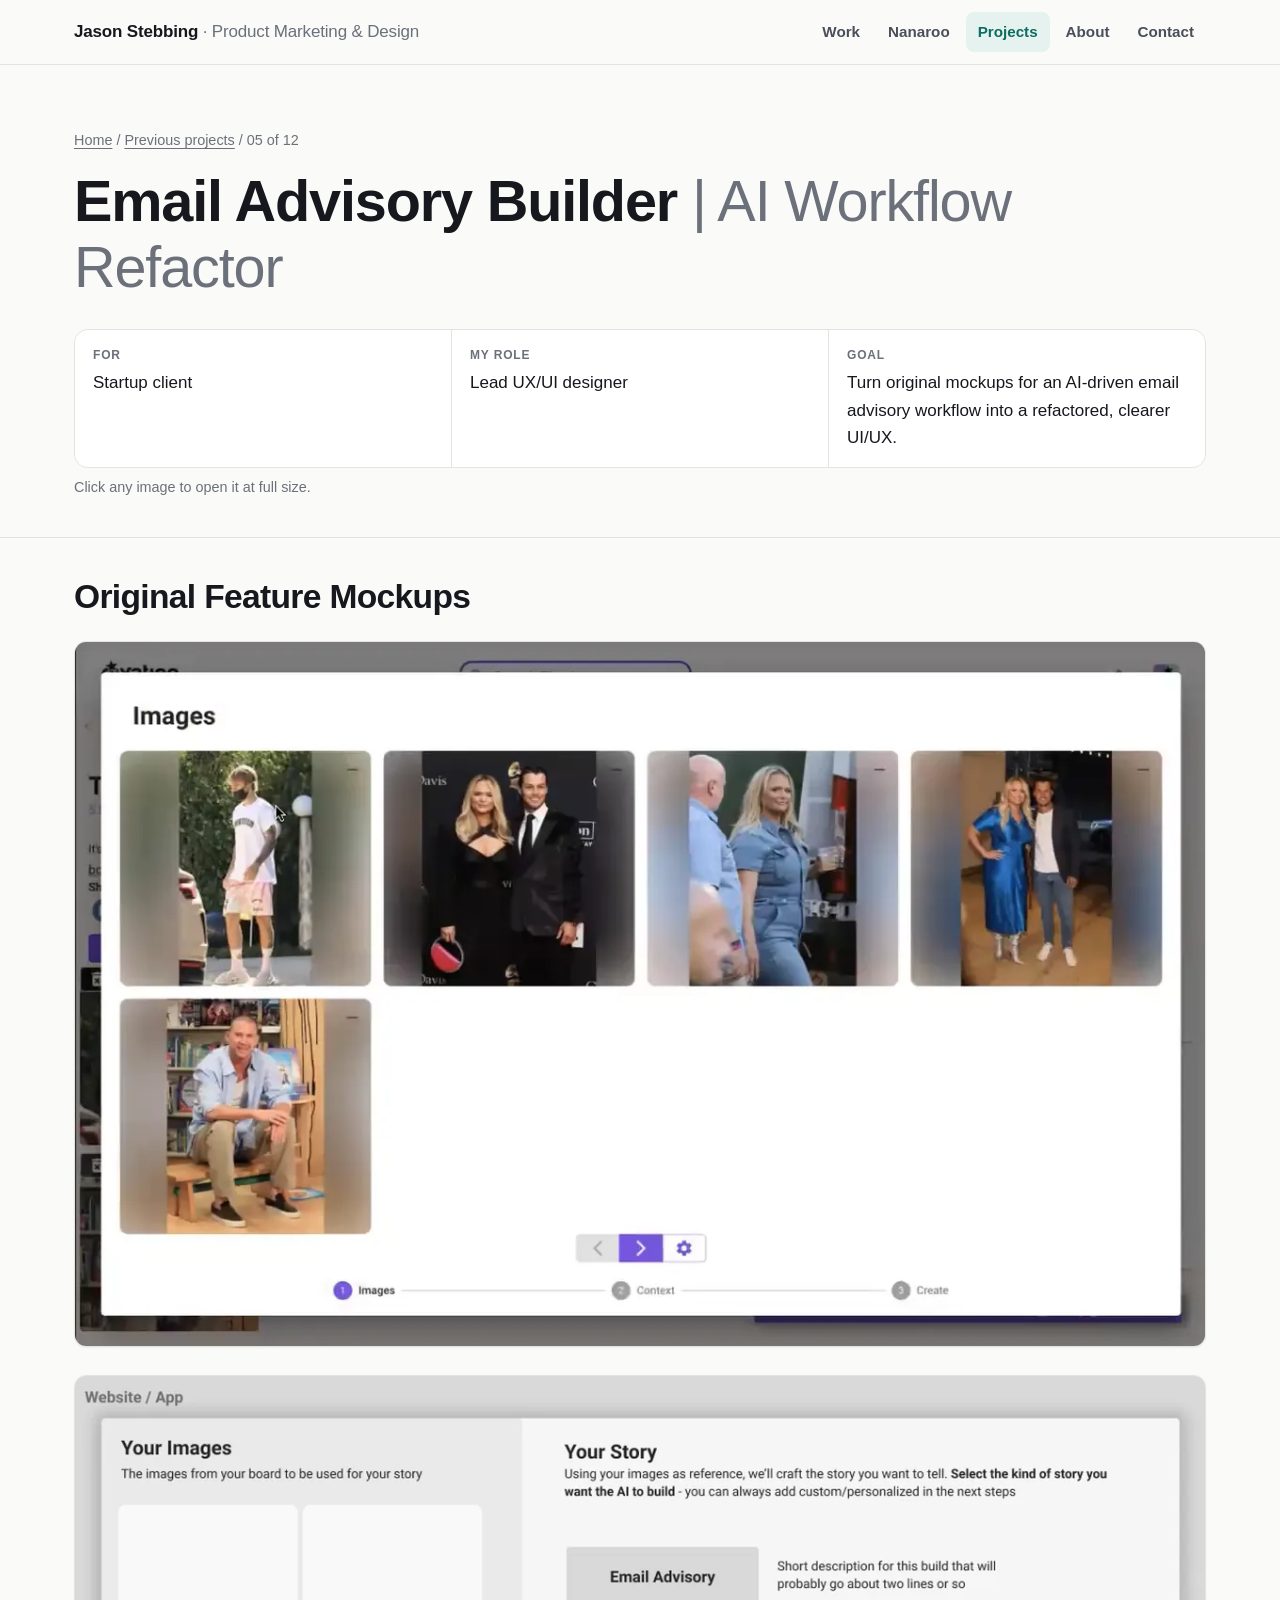
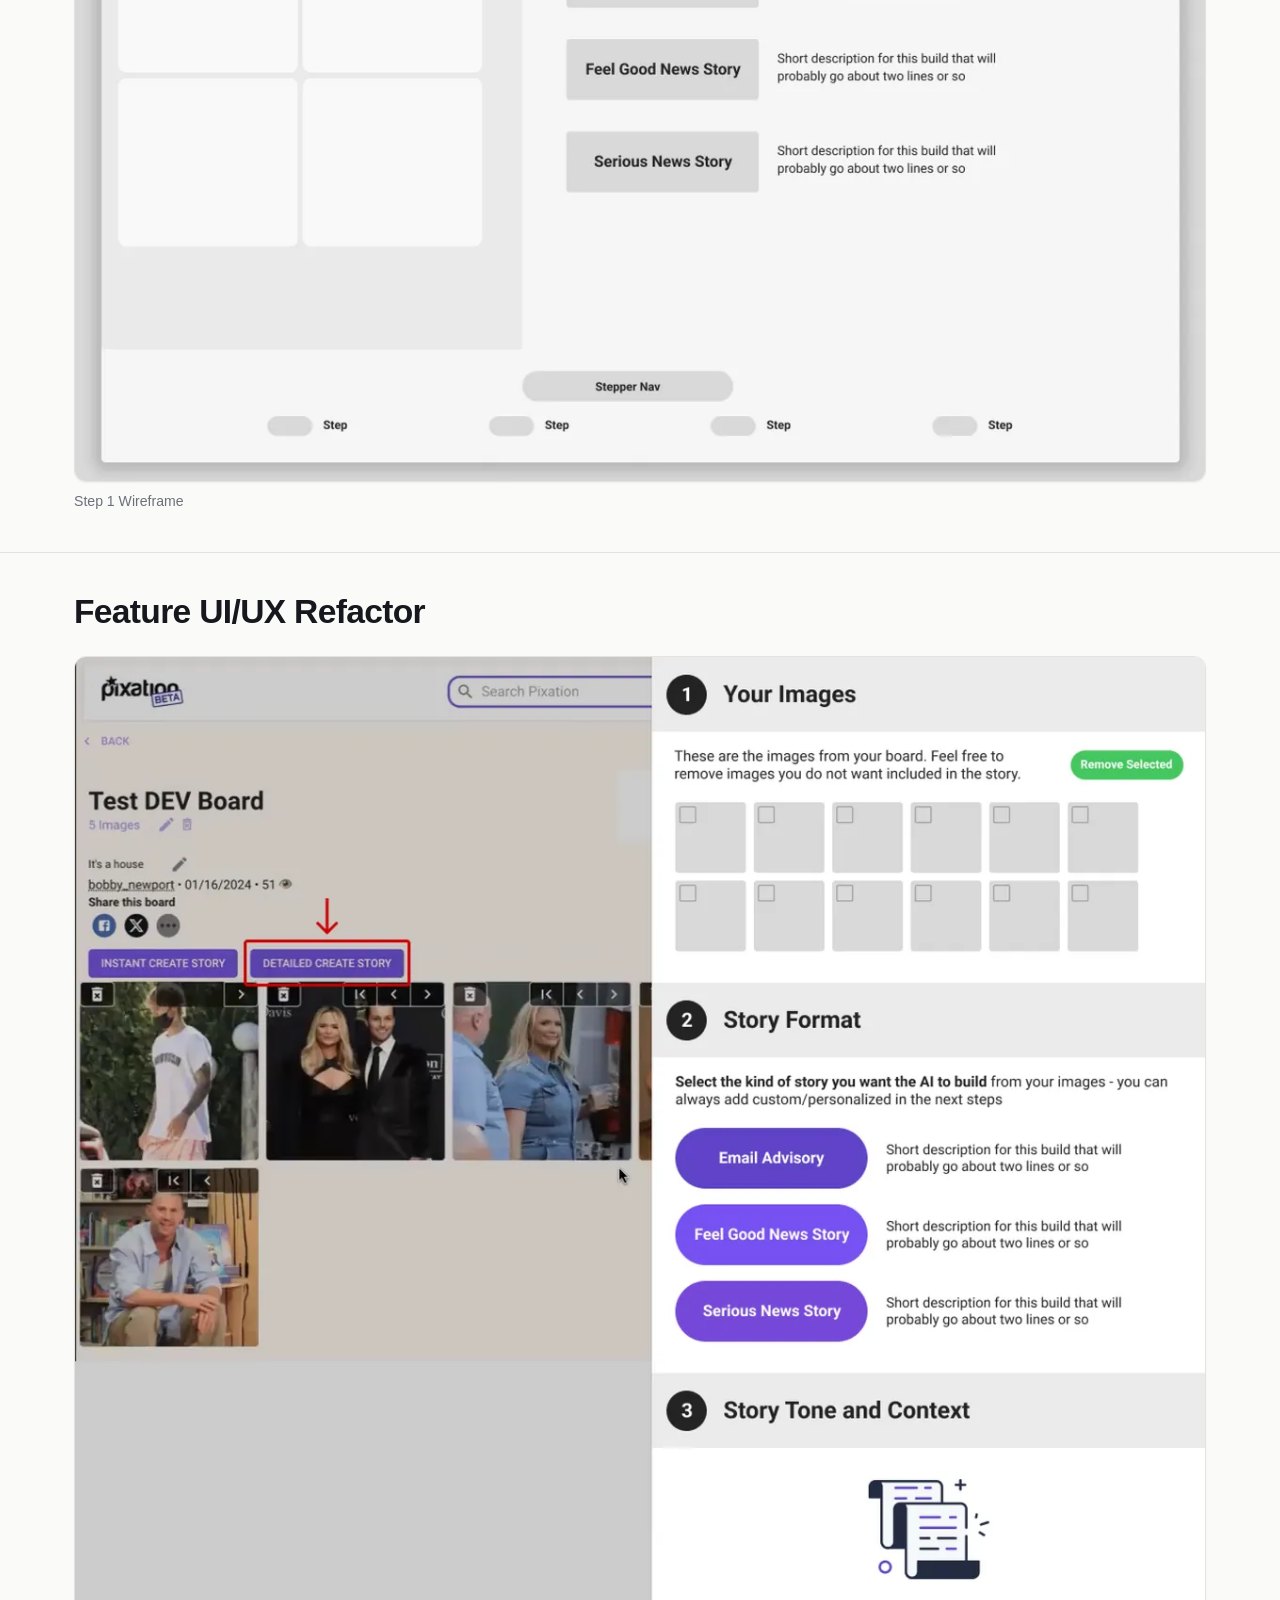
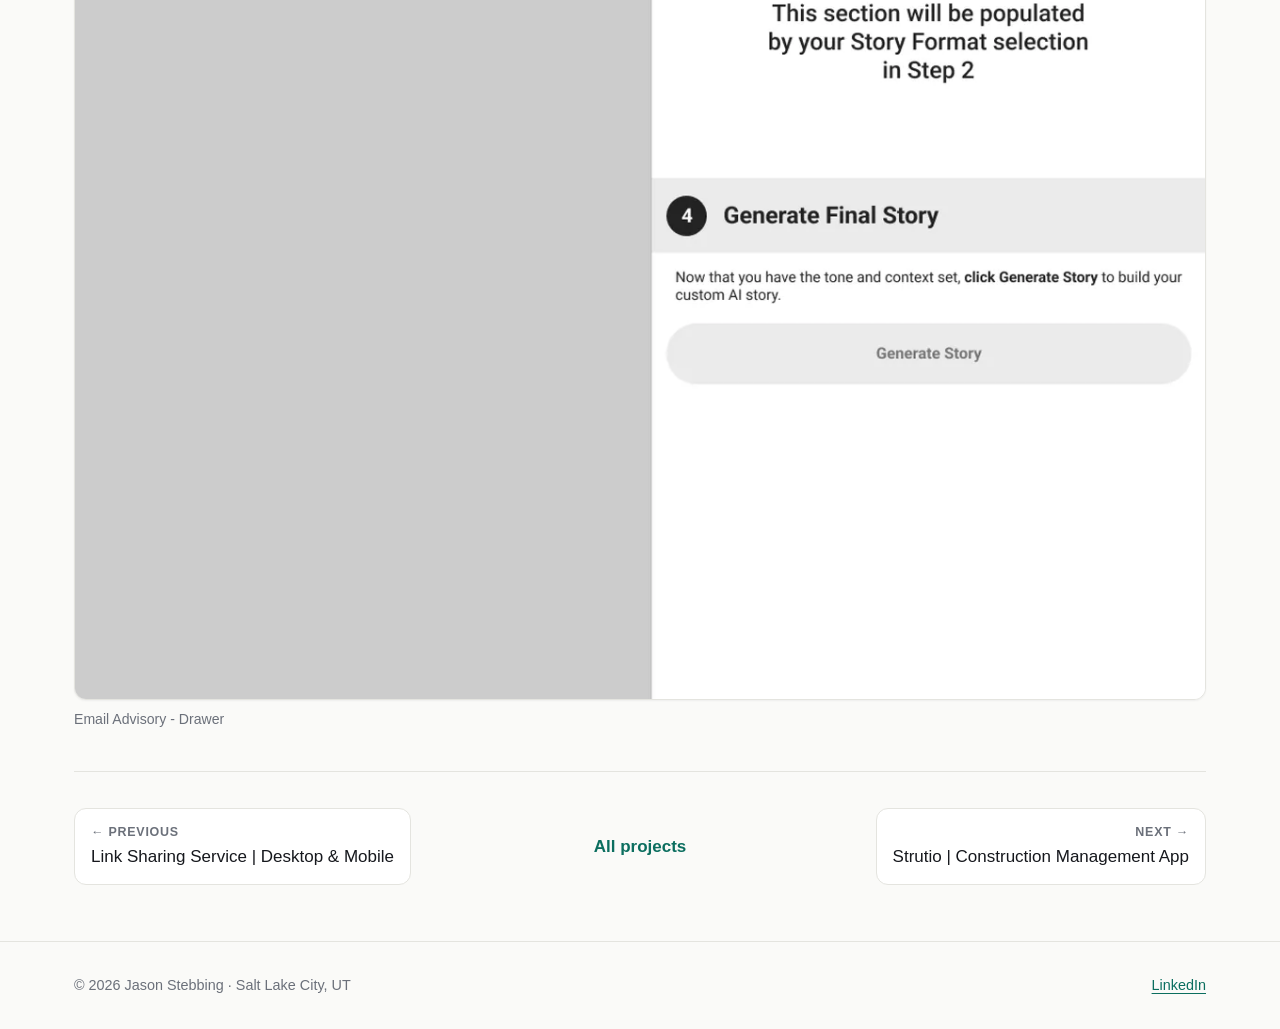
<file: projects/email-advisory-builder.html>
<!doctype html>
<html lang="en">
<head>
<meta charset="utf-8">
<meta name="viewport" content="width=device-width, initial-scale=1">
<title>Email Advisory Builder | AI Workflow Refactor | Jason Stebbing</title>
<meta name="description" content="Email Advisory Builder: AI Workflow Refactor. Product design work by Jason Stebbing.">
<link rel="stylesheet" href="../css/style.css">
<link rel="icon" href="data:image/svg+xml,%3Csvg xmlns='http://www.w3.org/2000/svg' viewBox='0 0 64 64'%3E%3Crect width='64' height='64' rx='14' fill='%230b6e5f'/%3E%3Ctext x='32' y='42' font-family='Arial' font-size='28' font-weight='700' fill='white' text-anchor='middle'%3EJS%3C/text%3E%3C/svg%3E">
</head>
<body>
<a class="skip" href="#main">Skip to content</a>
<header class="site-header"><div class="wrap">
<a class="brand" href="../index.html">Jason Stebbing <span>· Product Marketing &amp; Design</span></a>
<nav aria-label="Primary"><ul class="nav">
<li><a href="../index.html#work">Work</a></li>
<li><a href="../nanaroo.html">Nanaroo</a></li>
<li><a href="../index.html#projects" aria-current="page">Projects</a></li>
<li><a href="../index.html#about">About</a></li>
<li><a href="../index.html#contact">Contact</a></li>
</ul></nav></div></header>
<main id="main">

<div class="page-head"><div class="wrap">
<p class="crumb"><a href="../index.html">Home</a> / <a href="../index.html#projects">Previous projects</a> / 05 of 12</p>
<h1>Email Advisory Builder <span style="color:var(--ink-3);font-weight:500">| AI Workflow Refactor</span></h1>

<dl class="meta">
<div><dt>For</dt><dd>Startup client</dd></div>
<div><dt>My role</dt><dd>Lead UX/UI designer</dd></div>
<div><dt>Goal</dt><dd>Turn original mockups for an AI-driven email advisory workflow into a refactored, clearer UI/UX.</dd></div>
</dl>
<p class="note">Click any image to open it at full size.</p>
</div></div>
<section class="block" aria-label="Original Feature Mockups"><div class="wrap"><h2>Original Feature Mockups</h2><div class="shots"><figure class="shot"><a href="../assets/email-advisory-builder/01-original-feature-mockups-image-10.webp" title="Open full-size image"><img src="../assets/email-advisory-builder/01-original-feature-mockups-image-10-1200.webp" srcset="../assets/email-advisory-builder/01-original-feature-mockups-image-10-1200.webp 1200w, ../assets/email-advisory-builder/01-original-feature-mockups-image-10.webp 2304w" sizes="(max-width: 1180px) 100vw, 1132px" width="1200" height="748" loading="lazy" decoding="async" alt="Email Advisory Builder original feature mockups mockup 1"></a></figure><figure class="shot"><a href="../assets/email-advisory-builder/02-original-feature-mockups-step-1-wireframe.webp" title="Open full-size image"><img src="../assets/email-advisory-builder/02-original-feature-mockups-step-1-wireframe-1200.webp" srcset="../assets/email-advisory-builder/02-original-feature-mockups-step-1-wireframe-1200.webp 1200w, ../assets/email-advisory-builder/02-original-feature-mockups-step-1-wireframe.webp 2304w" sizes="(max-width: 1180px) 100vw, 1132px" width="1200" height="748" loading="lazy" decoding="async" alt="Email Advisory Builder original feature mockups mockup: Step 1 Wireframe"></a><figcaption>Step 1 Wireframe</figcaption></figure></div></div></section>
<section class="block" aria-label="Feature UI/UX Refactor"><div class="wrap"><h2>Feature UI/UX Refactor</h2><div class="shots"><figure class="shot"><a href="../assets/email-advisory-builder/03-feature-ui-ux-refactor-email-advisory-drawer-1.webp" title="Open full-size image"><img src="../assets/email-advisory-builder/03-feature-ui-ux-refactor-email-advisory-drawer-1-1200.webp" srcset="../assets/email-advisory-builder/03-feature-ui-ux-refactor-email-advisory-drawer-1-1200.webp 1200w, ../assets/email-advisory-builder/03-feature-ui-ux-refactor-email-advisory-drawer-1.webp 2304w" sizes="(max-width: 1180px) 100vw, 1132px" width="1200" height="1744" loading="lazy" decoding="async" alt="Email Advisory Builder feature ui/ux refactor screen: Email Advisory - Drawer"></a><figcaption>Email Advisory - Drawer</figcaption></figure></div></div></section>

<div class="wrap"><nav class="pager" aria-label="Project navigation"><a class="prev" href="link-sharing-service.html"><small>← Previous</small>Link Sharing Service | Desktop &amp; Mobile</a><a class="all" href="../index.html#projects">All projects</a><a class="next" href="strutio.html"><small>Next →</small>Strutio | Construction Management App</a></nav></div>

</main>
<footer class="site-footer"><div class="wrap"><span>© 2026 Jason Stebbing · Salt Lake City, UT</span><a href="https://www.linkedin.com/in/jason-stebbing-55b4641/" rel="noopener">LinkedIn</a></div></footer>
</body>
</html>
</file>
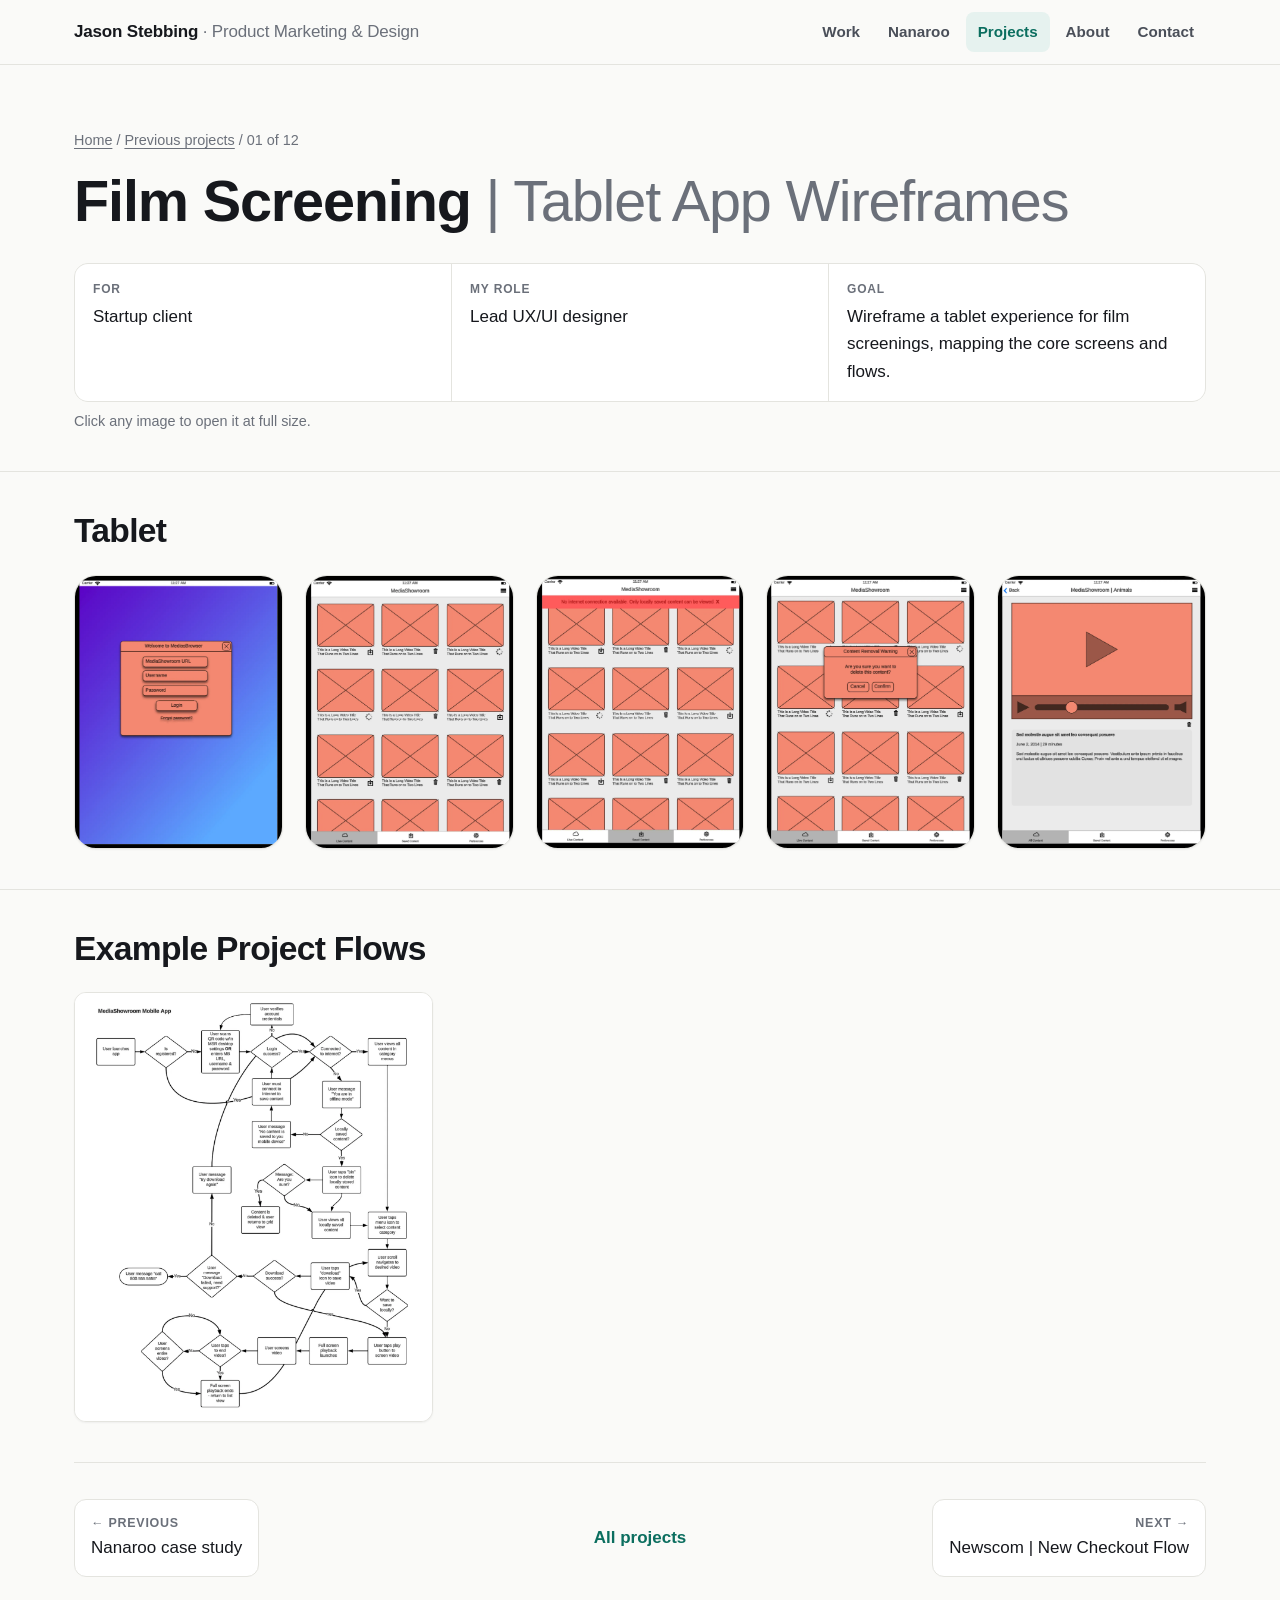
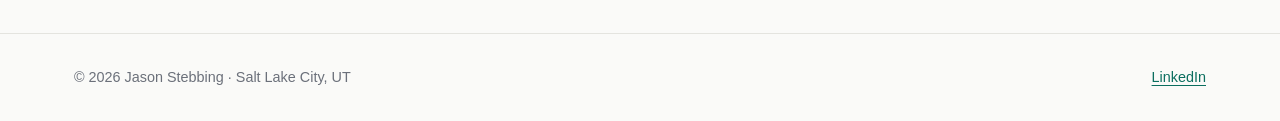
<file: projects/film-screening.html>
<!doctype html>
<html lang="en">
<head>
<meta charset="utf-8">
<meta name="viewport" content="width=device-width, initial-scale=1">
<title>Film Screening | Tablet App Wireframes | Jason Stebbing</title>
<meta name="description" content="Film Screening: Tablet App Wireframes. Product design work by Jason Stebbing.">
<link rel="stylesheet" href="../css/style.css">
<link rel="icon" href="data:image/svg+xml,%3Csvg xmlns='http://www.w3.org/2000/svg' viewBox='0 0 64 64'%3E%3Crect width='64' height='64' rx='14' fill='%230b6e5f'/%3E%3Ctext x='32' y='42' font-family='Arial' font-size='28' font-weight='700' fill='white' text-anchor='middle'%3EJS%3C/text%3E%3C/svg%3E">
</head>
<body>
<a class="skip" href="#main">Skip to content</a>
<header class="site-header"><div class="wrap">
<a class="brand" href="../index.html">Jason Stebbing <span>· Product Marketing &amp; Design</span></a>
<nav aria-label="Primary"><ul class="nav">
<li><a href="../index.html#work">Work</a></li>
<li><a href="../nanaroo.html">Nanaroo</a></li>
<li><a href="../index.html#projects" aria-current="page">Projects</a></li>
<li><a href="../index.html#about">About</a></li>
<li><a href="../index.html#contact">Contact</a></li>
</ul></nav></div></header>
<main id="main">

<div class="page-head"><div class="wrap">
<p class="crumb"><a href="../index.html">Home</a> / <a href="../index.html#projects">Previous projects</a> / 01 of 12</p>
<h1>Film Screening <span style="color:var(--ink-3);font-weight:500">| Tablet App Wireframes</span></h1>

<dl class="meta">
<div><dt>For</dt><dd>Startup client</dd></div>
<div><dt>My role</dt><dd>Lead UX/UI designer</dd></div>
<div><dt>Goal</dt><dd>Wireframe a tablet experience for film screenings, mapping the core screens and flows.</dd></div>
</dl>
<p class="note">Click any image to open it at full size.</p>
</div></div>
<section class="block" aria-label="Tablet"><div class="wrap"><h2>Tablet</h2><div class="shots phones"><figure class="shot"><a href="../assets/film-screening/01-tablet-image-52.webp" title="Open full-size image"><img src="../assets/film-screening/01-tablet-image-52-1200.webp" srcset="../assets/film-screening/01-tablet-image-52-1200.webp 1200w, ../assets/film-screening/01-tablet-image-52.webp 1206w" sizes="(max-width: 600px) 50vw, 240px" width="1200" height="1578" loading="lazy" decoding="async" alt="Film Screening tablet screen 1"></a></figure><figure class="shot"><a href="../assets/film-screening/02-tablet-image-53.webp" title="Open full-size image"><img src="../assets/film-screening/02-tablet-image-53-1200.webp" srcset="../assets/film-screening/02-tablet-image-53-1200.webp 1200w, ../assets/film-screening/02-tablet-image-53.webp 1206w" sizes="(max-width: 600px) 50vw, 240px" width="1200" height="1578" loading="lazy" decoding="async" alt="Film Screening tablet screen 2"></a></figure><figure class="shot"><a href="../assets/film-screening/03-tablet-image-54.webp" title="Open full-size image"><img src="../assets/film-screening/03-tablet-image-54-1200.webp" srcset="../assets/film-screening/03-tablet-image-54-1200.webp 1200w, ../assets/film-screening/03-tablet-image-54.webp 1206w" sizes="(max-width: 600px) 50vw, 240px" width="1200" height="1578" loading="lazy" decoding="async" alt="Film Screening tablet screen 3"></a></figure><figure class="shot"><a href="../assets/film-screening/04-tablet-image-56.webp" title="Open full-size image"><img src="../assets/film-screening/04-tablet-image-56-1200.webp" srcset="../assets/film-screening/04-tablet-image-56-1200.webp 1200w, ../assets/film-screening/04-tablet-image-56.webp 1206w" sizes="(max-width: 600px) 50vw, 240px" width="1200" height="1578" loading="lazy" decoding="async" alt="Film Screening tablet screen 4"></a></figure><figure class="shot"><a href="../assets/film-screening/05-tablet-image-55.webp" title="Open full-size image"><img src="../assets/film-screening/05-tablet-image-55-1200.webp" srcset="../assets/film-screening/05-tablet-image-55-1200.webp 1200w, ../assets/film-screening/05-tablet-image-55.webp 1206w" sizes="(max-width: 600px) 50vw, 240px" width="1200" height="1578" loading="lazy" decoding="async" alt="Film Screening tablet screen 5"></a></figure></div></div></section>
<section class="block" aria-label="Example Project Flows"><div class="wrap"><h2>Example Project Flows</h2><div class="shots medium"><figure class="shot"><a href="../assets/film-screening/06-example-project-flows-image-57.webp" title="Open full-size image"><img src="../assets/film-screening/06-example-project-flows-image-57-1200.webp" srcset="../assets/film-screening/06-example-project-flows-image-57-1200.webp 1200w, ../assets/film-screening/06-example-project-flows-image-57.webp 2004w" sizes="(max-width: 700px) 100vw, 560px" width="1200" height="1440" loading="lazy" decoding="async" alt="Film Screening example project flows flow diagram 6"></a></figure></div></div></section>

<div class="wrap"><nav class="pager" aria-label="Project navigation"><a class="prev" href="../nanaroo.html"><small>← Previous</small>Nanaroo case study</a><a class="all" href="../index.html#projects">All projects</a><a class="next" href="newscom-checkout.html"><small>Next →</small>Newscom | New Checkout Flow</a></nav></div>

</main>
<footer class="site-footer"><div class="wrap"><span>© 2026 Jason Stebbing · Salt Lake City, UT</span><a href="https://www.linkedin.com/in/jason-stebbing-55b4641/" rel="noopener">LinkedIn</a></div></footer>
</body>
</html>
</file>
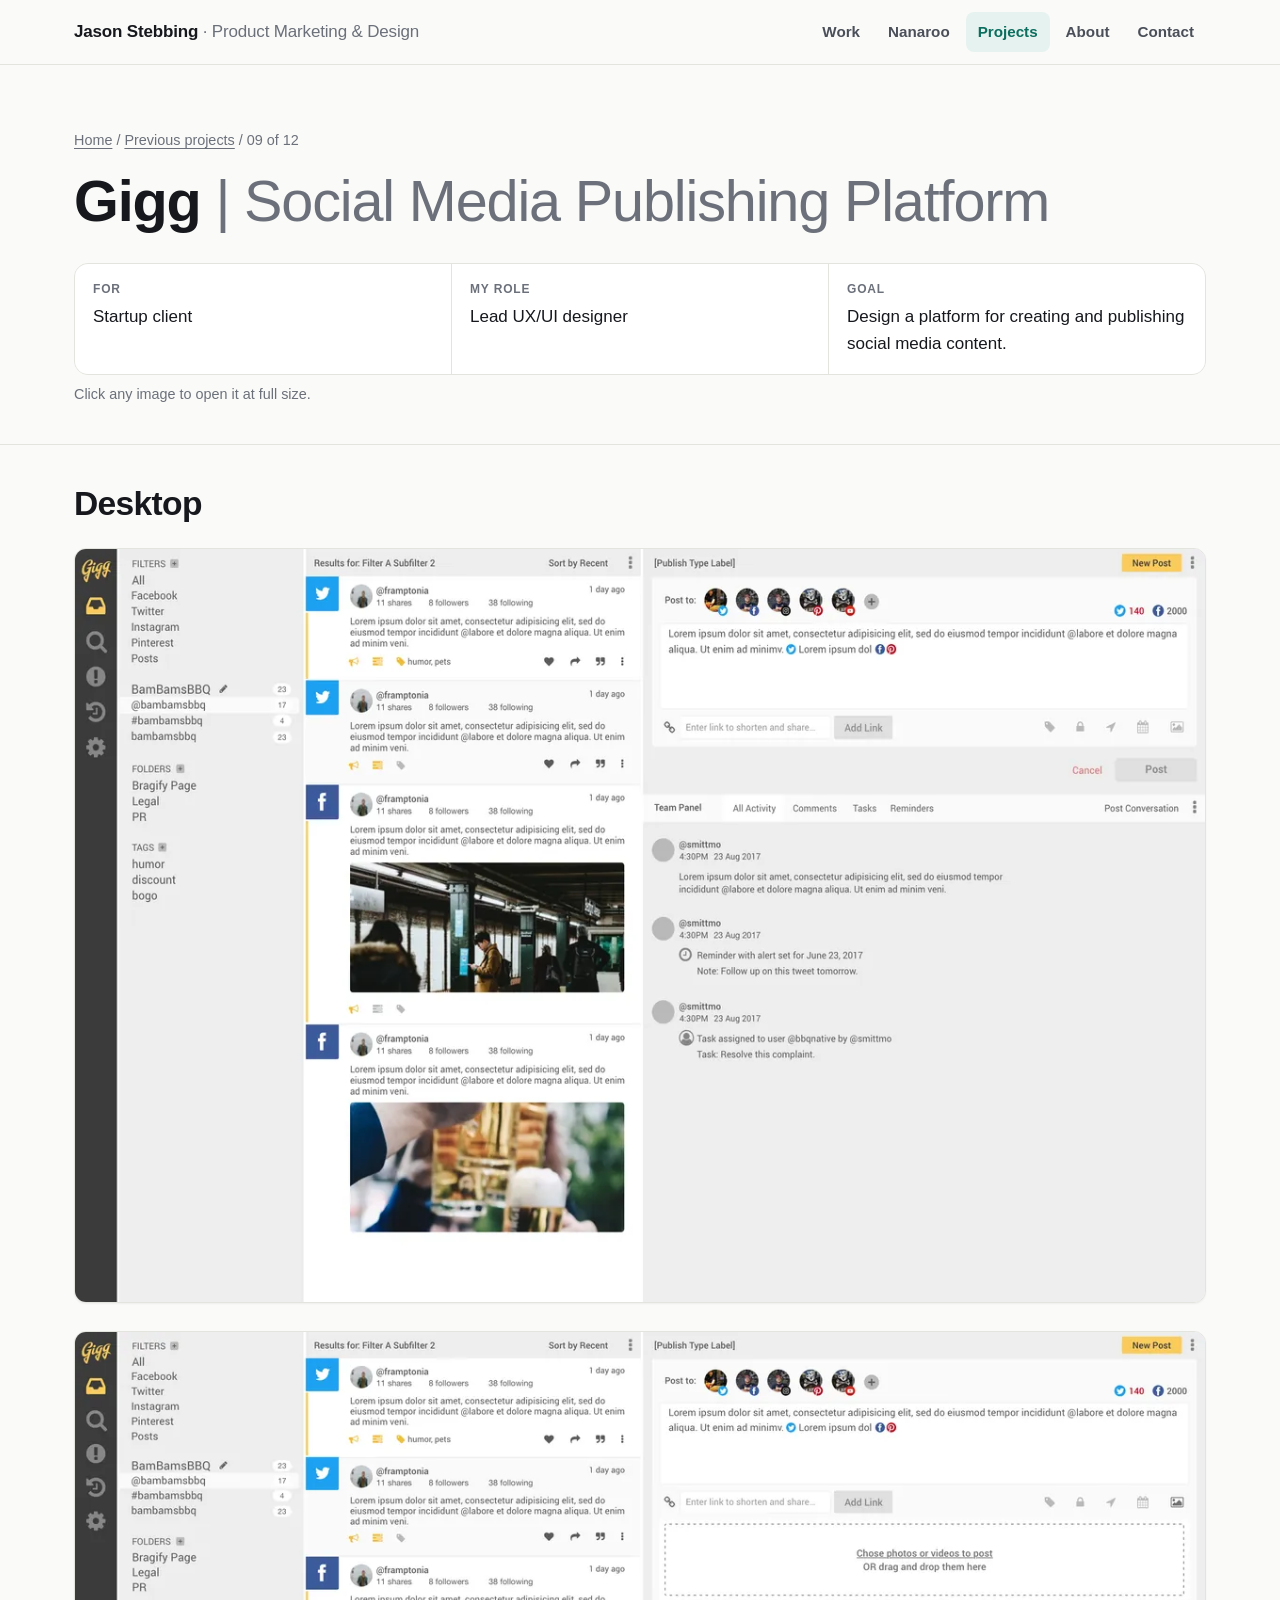
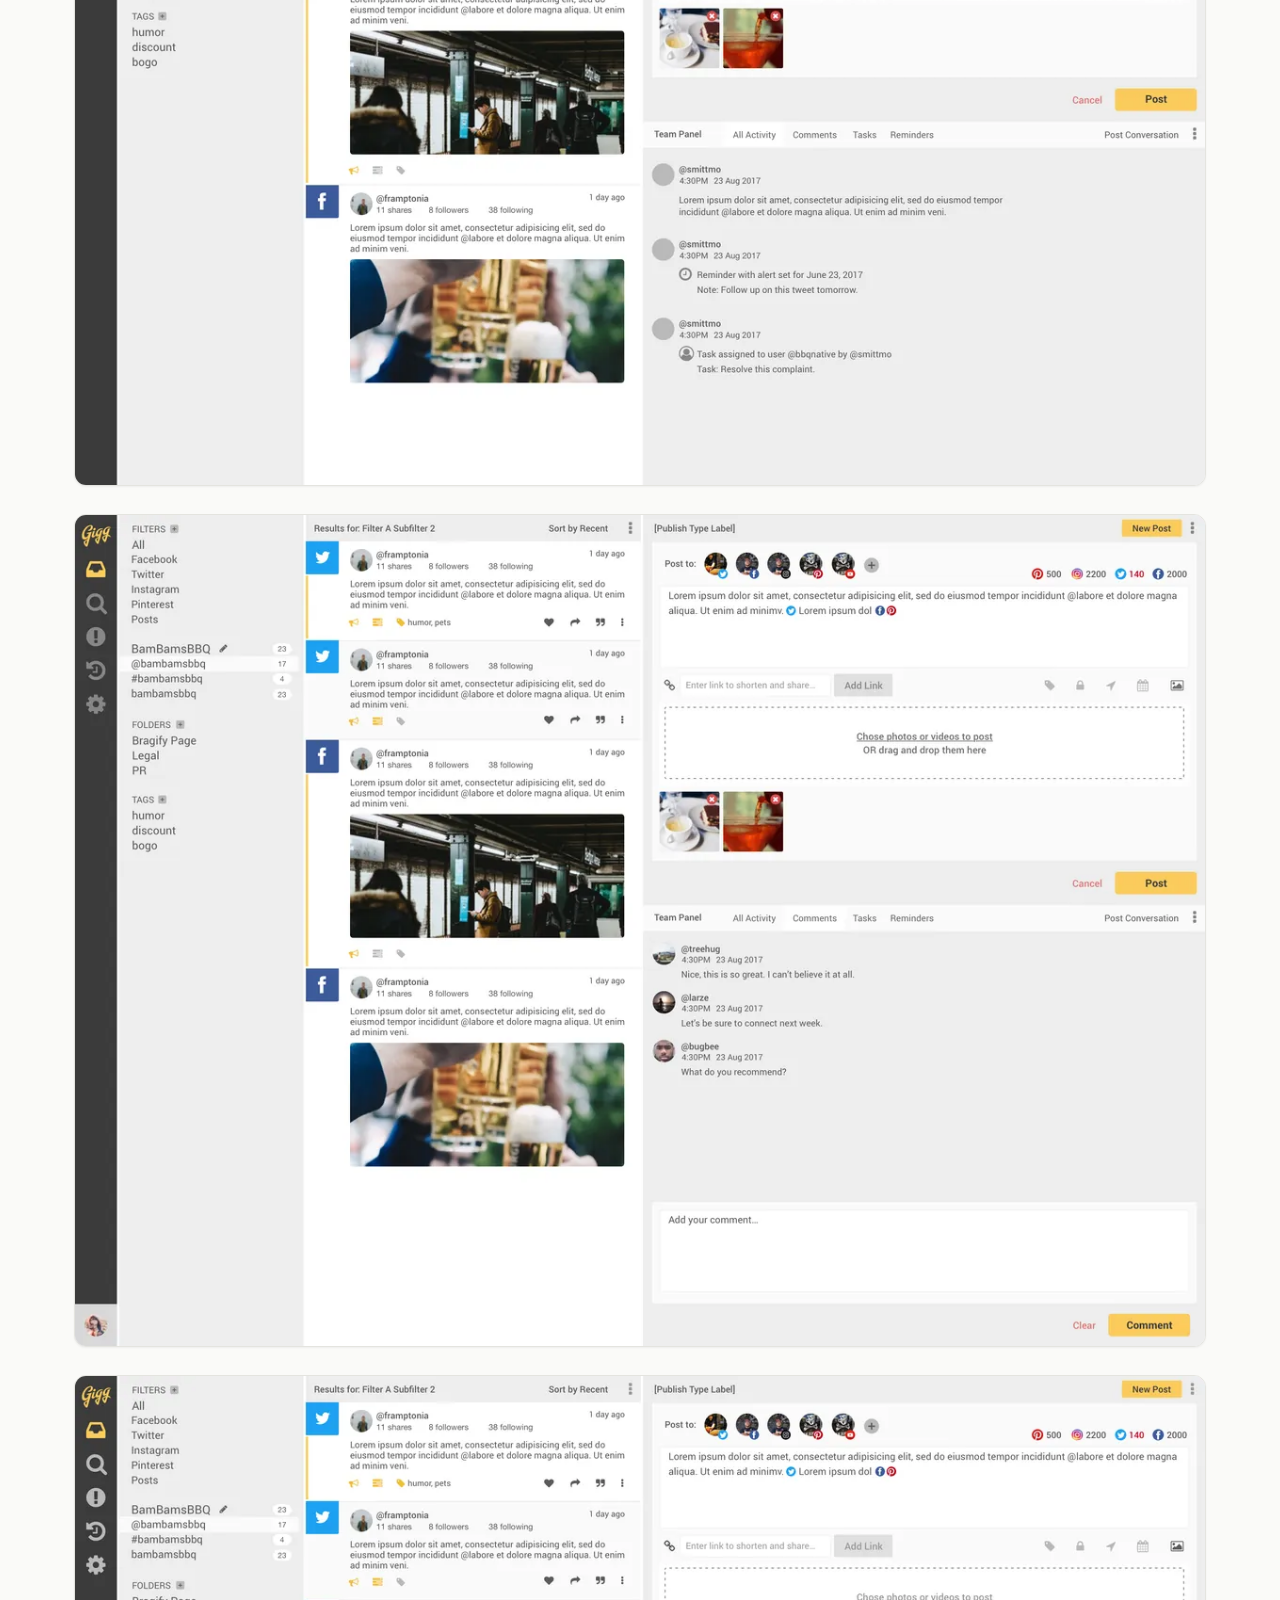
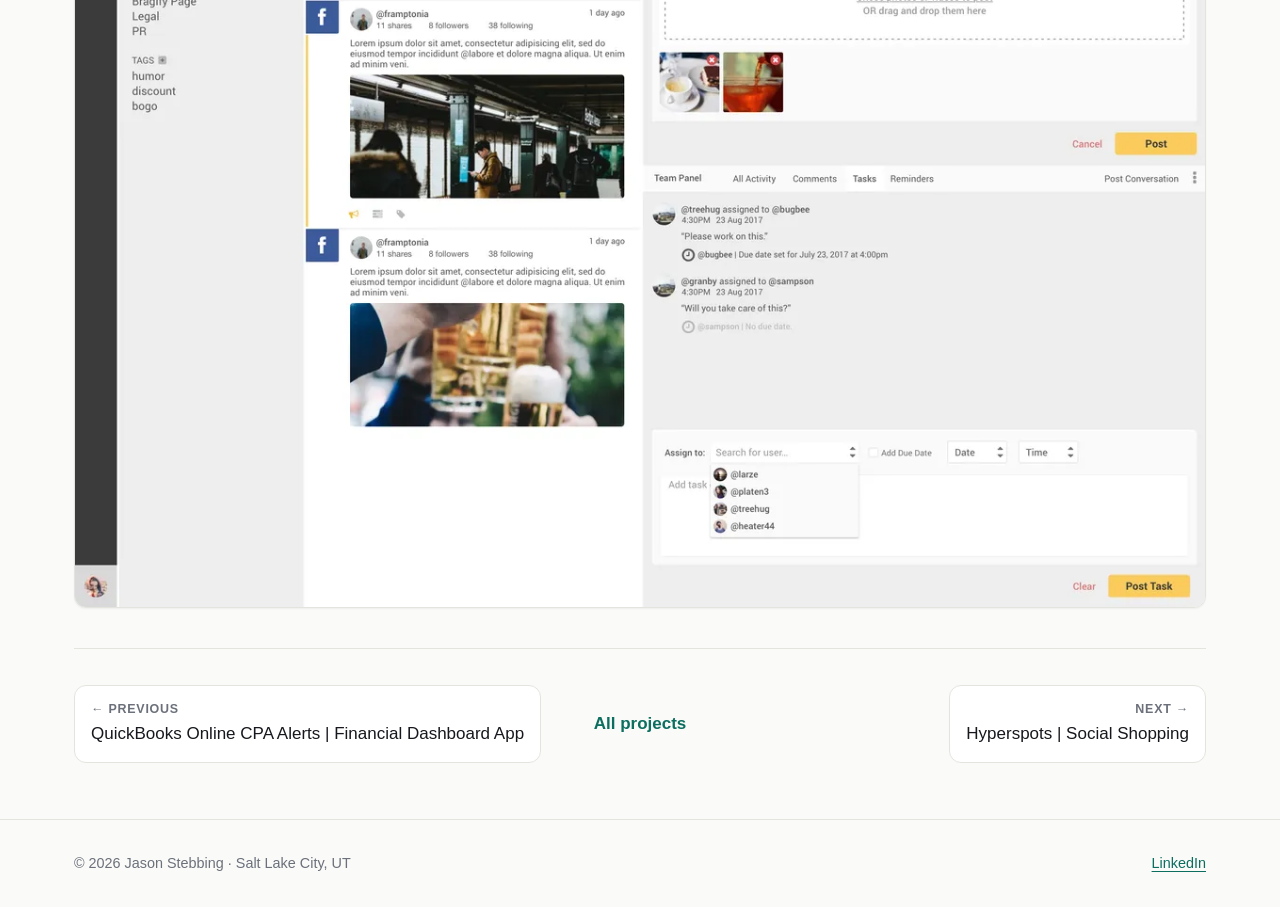
<file: projects/gigg.html>
<!doctype html>
<html lang="en">
<head>
<meta charset="utf-8">
<meta name="viewport" content="width=device-width, initial-scale=1">
<title>Gigg | Social Media Publishing Platform | Jason Stebbing</title>
<meta name="description" content="Gigg: Social Media Publishing Platform. Product design work by Jason Stebbing.">
<link rel="stylesheet" href="../css/style.css">
<link rel="icon" href="data:image/svg+xml,%3Csvg xmlns='http://www.w3.org/2000/svg' viewBox='0 0 64 64'%3E%3Crect width='64' height='64' rx='14' fill='%230b6e5f'/%3E%3Ctext x='32' y='42' font-family='Arial' font-size='28' font-weight='700' fill='white' text-anchor='middle'%3EJS%3C/text%3E%3C/svg%3E">
</head>
<body>
<a class="skip" href="#main">Skip to content</a>
<header class="site-header"><div class="wrap">
<a class="brand" href="../index.html">Jason Stebbing <span>· Product Marketing &amp; Design</span></a>
<nav aria-label="Primary"><ul class="nav">
<li><a href="../index.html#work">Work</a></li>
<li><a href="../nanaroo.html">Nanaroo</a></li>
<li><a href="../index.html#projects" aria-current="page">Projects</a></li>
<li><a href="../index.html#about">About</a></li>
<li><a href="../index.html#contact">Contact</a></li>
</ul></nav></div></header>
<main id="main">

<div class="page-head"><div class="wrap">
<p class="crumb"><a href="../index.html">Home</a> / <a href="../index.html#projects">Previous projects</a> / 09 of 12</p>
<h1>Gigg <span style="color:var(--ink-3);font-weight:500">| Social Media Publishing Platform</span></h1>

<dl class="meta">
<div><dt>For</dt><dd>Startup client</dd></div>
<div><dt>My role</dt><dd>Lead UX/UI designer</dd></div>
<div><dt>Goal</dt><dd>Design a platform for creating and publishing social media content.</dd></div>
</dl>
<p class="note">Click any image to open it at full size.</p>
</div></div>
<section class="block" aria-label="Desktop"><div class="wrap"><h2>Desktop</h2><div class="shots"><figure class="shot"><a href="../assets/gigg/01-desktop-image-65.webp" title="Open full-size image"><img src="../assets/gigg/01-desktop-image-65-1200.webp" srcset="../assets/gigg/01-desktop-image-65-1200.webp 1200w, ../assets/gigg/01-desktop-image-65.webp 2400w" sizes="(max-width: 1180px) 100vw, 1132px" width="1200" height="800" loading="lazy" decoding="async" alt="Gigg desktop screen 1"></a></figure><figure class="shot"><a href="../assets/gigg/02-desktop-image-66.webp" title="Open full-size image"><img src="../assets/gigg/02-desktop-image-66-1200.webp" srcset="../assets/gigg/02-desktop-image-66-1200.webp 1200w, ../assets/gigg/02-desktop-image-66.webp 2400w" sizes="(max-width: 1180px) 100vw, 1132px" width="1200" height="800" loading="lazy" decoding="async" alt="Gigg desktop screen 2"></a></figure><figure class="shot"><a href="../assets/gigg/03-desktop-image-68.webp" title="Open full-size image"><img src="../assets/gigg/03-desktop-image-68-1200.webp" srcset="../assets/gigg/03-desktop-image-68-1200.webp 1200w, ../assets/gigg/03-desktop-image-68.webp 2400w" sizes="(max-width: 1180px) 100vw, 1132px" width="1200" height="882" loading="lazy" decoding="async" alt="Gigg desktop screen 3"></a></figure><figure class="shot"><a href="../assets/gigg/04-desktop-image-67.webp" title="Open full-size image"><img src="../assets/gigg/04-desktop-image-67-1200.webp" srcset="../assets/gigg/04-desktop-image-67-1200.webp 1200w, ../assets/gigg/04-desktop-image-67.webp 2400w" sizes="(max-width: 1180px) 100vw, 1132px" width="1200" height="883" loading="lazy" decoding="async" alt="Gigg desktop screen 4"></a></figure></div></div></section>

<div class="wrap"><nav class="pager" aria-label="Project navigation"><a class="prev" href="quickbooks-cpa-alerts.html"><small>← Previous</small>QuickBooks Online CPA Alerts | Financial Dashboard App</a><a class="all" href="../index.html#projects">All projects</a><a class="next" href="hyperspots.html"><small>Next →</small>Hyperspots | Social Shopping</a></nav></div>

</main>
<footer class="site-footer"><div class="wrap"><span>© 2026 Jason Stebbing · Salt Lake City, UT</span><a href="https://www.linkedin.com/in/jason-stebbing-55b4641/" rel="noopener">LinkedIn</a></div></footer>
</body>
</html>
</file>
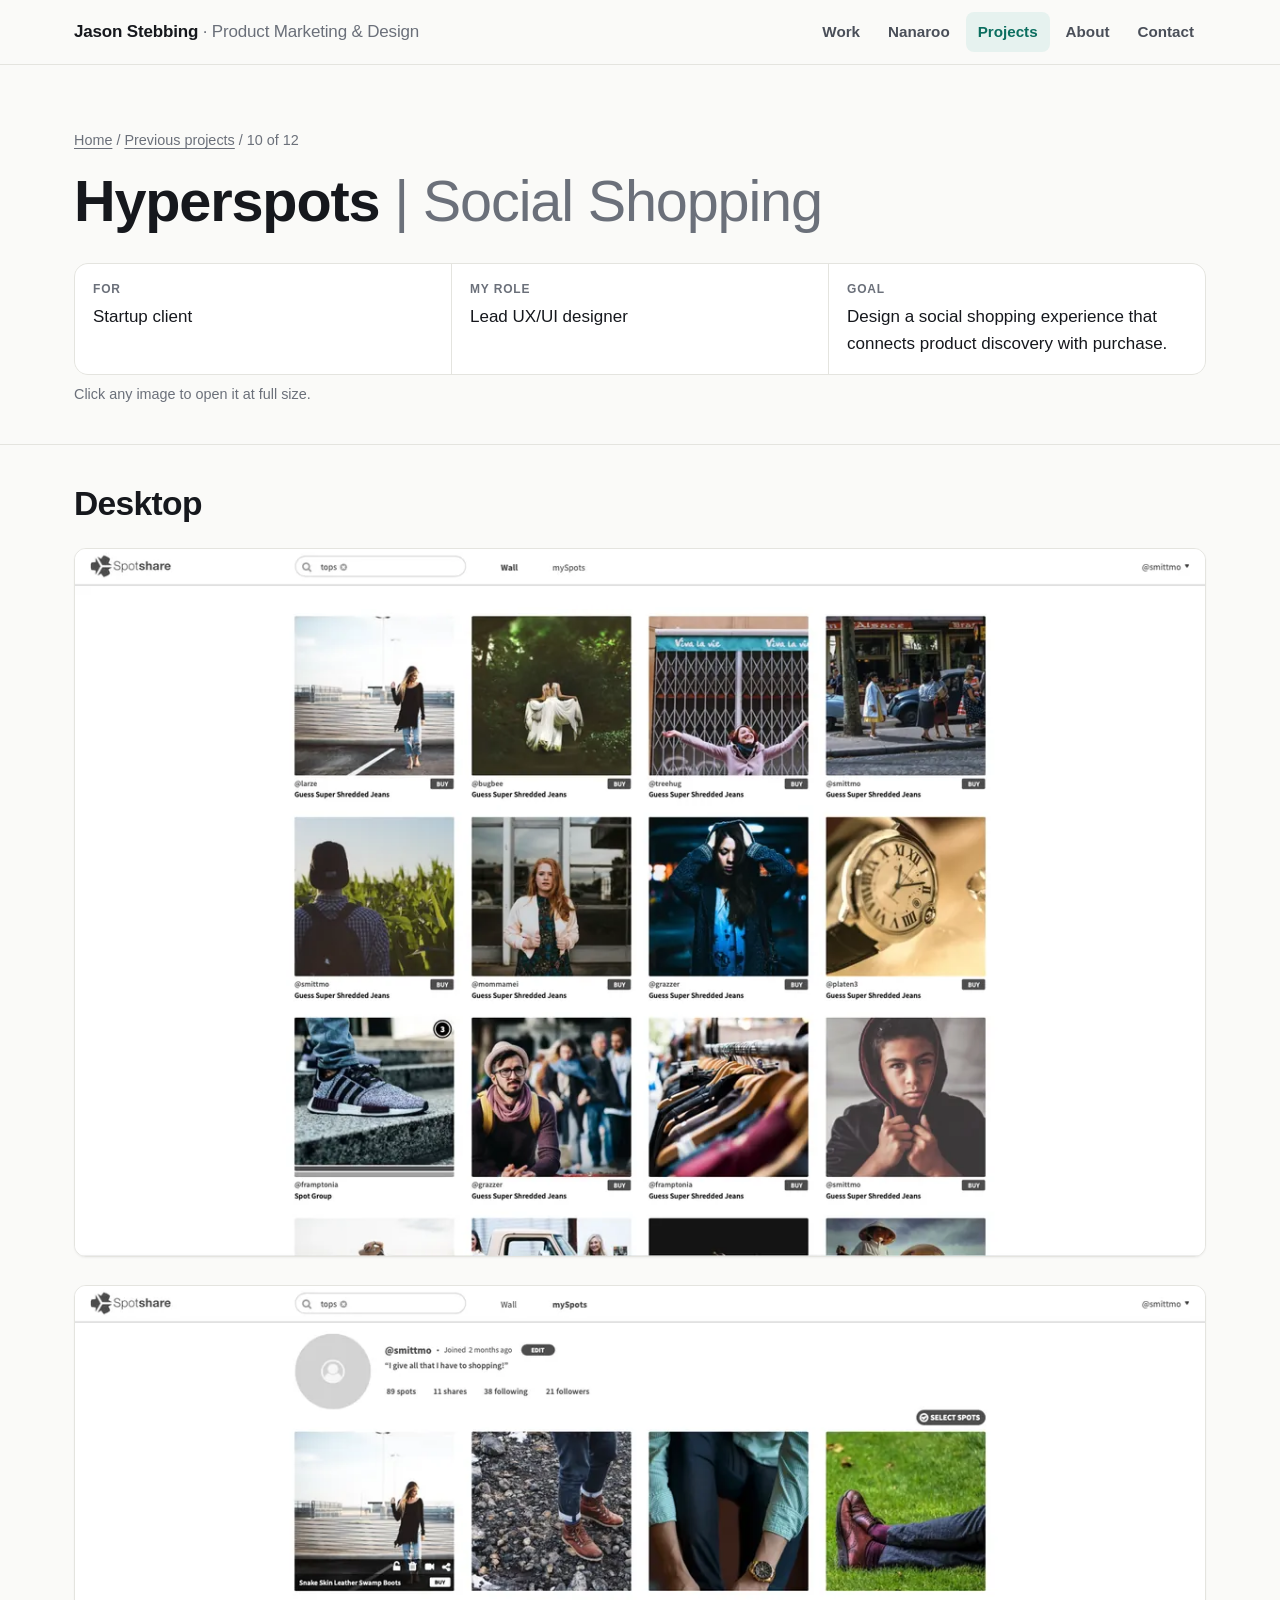
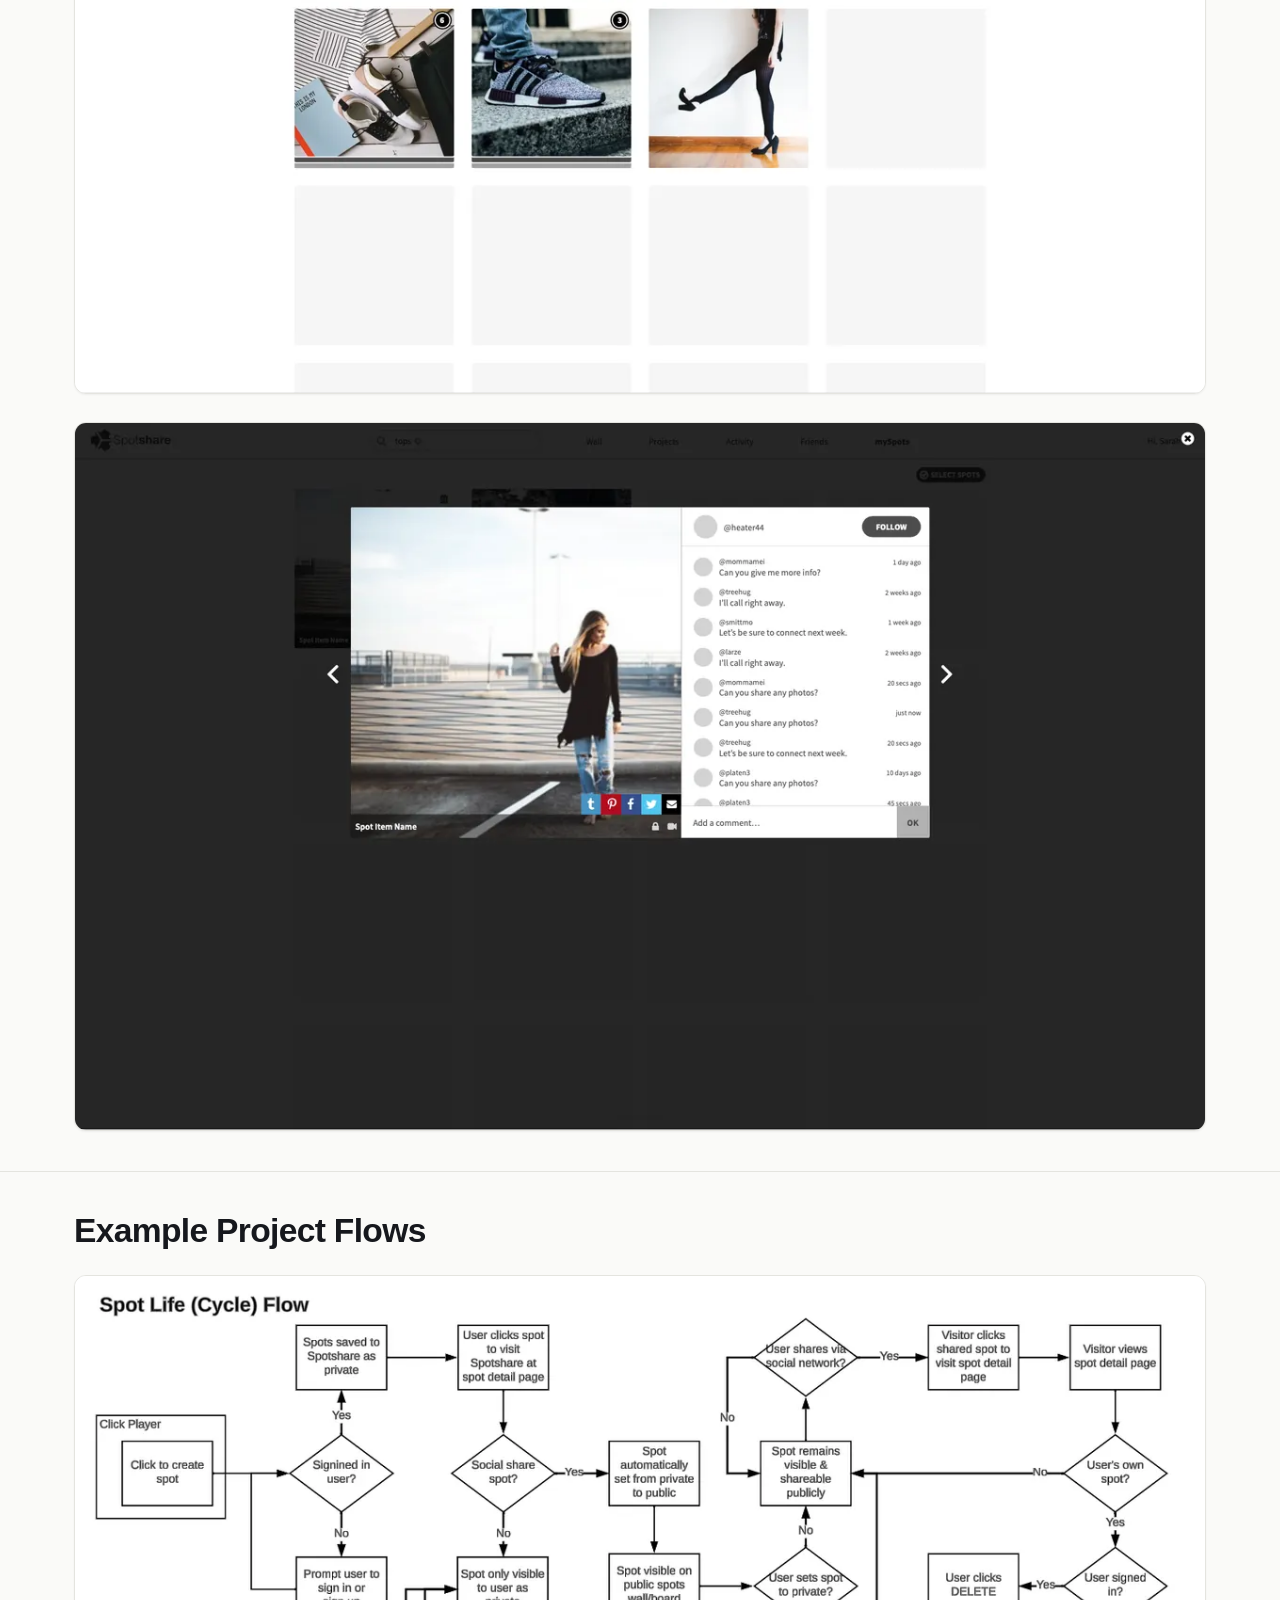
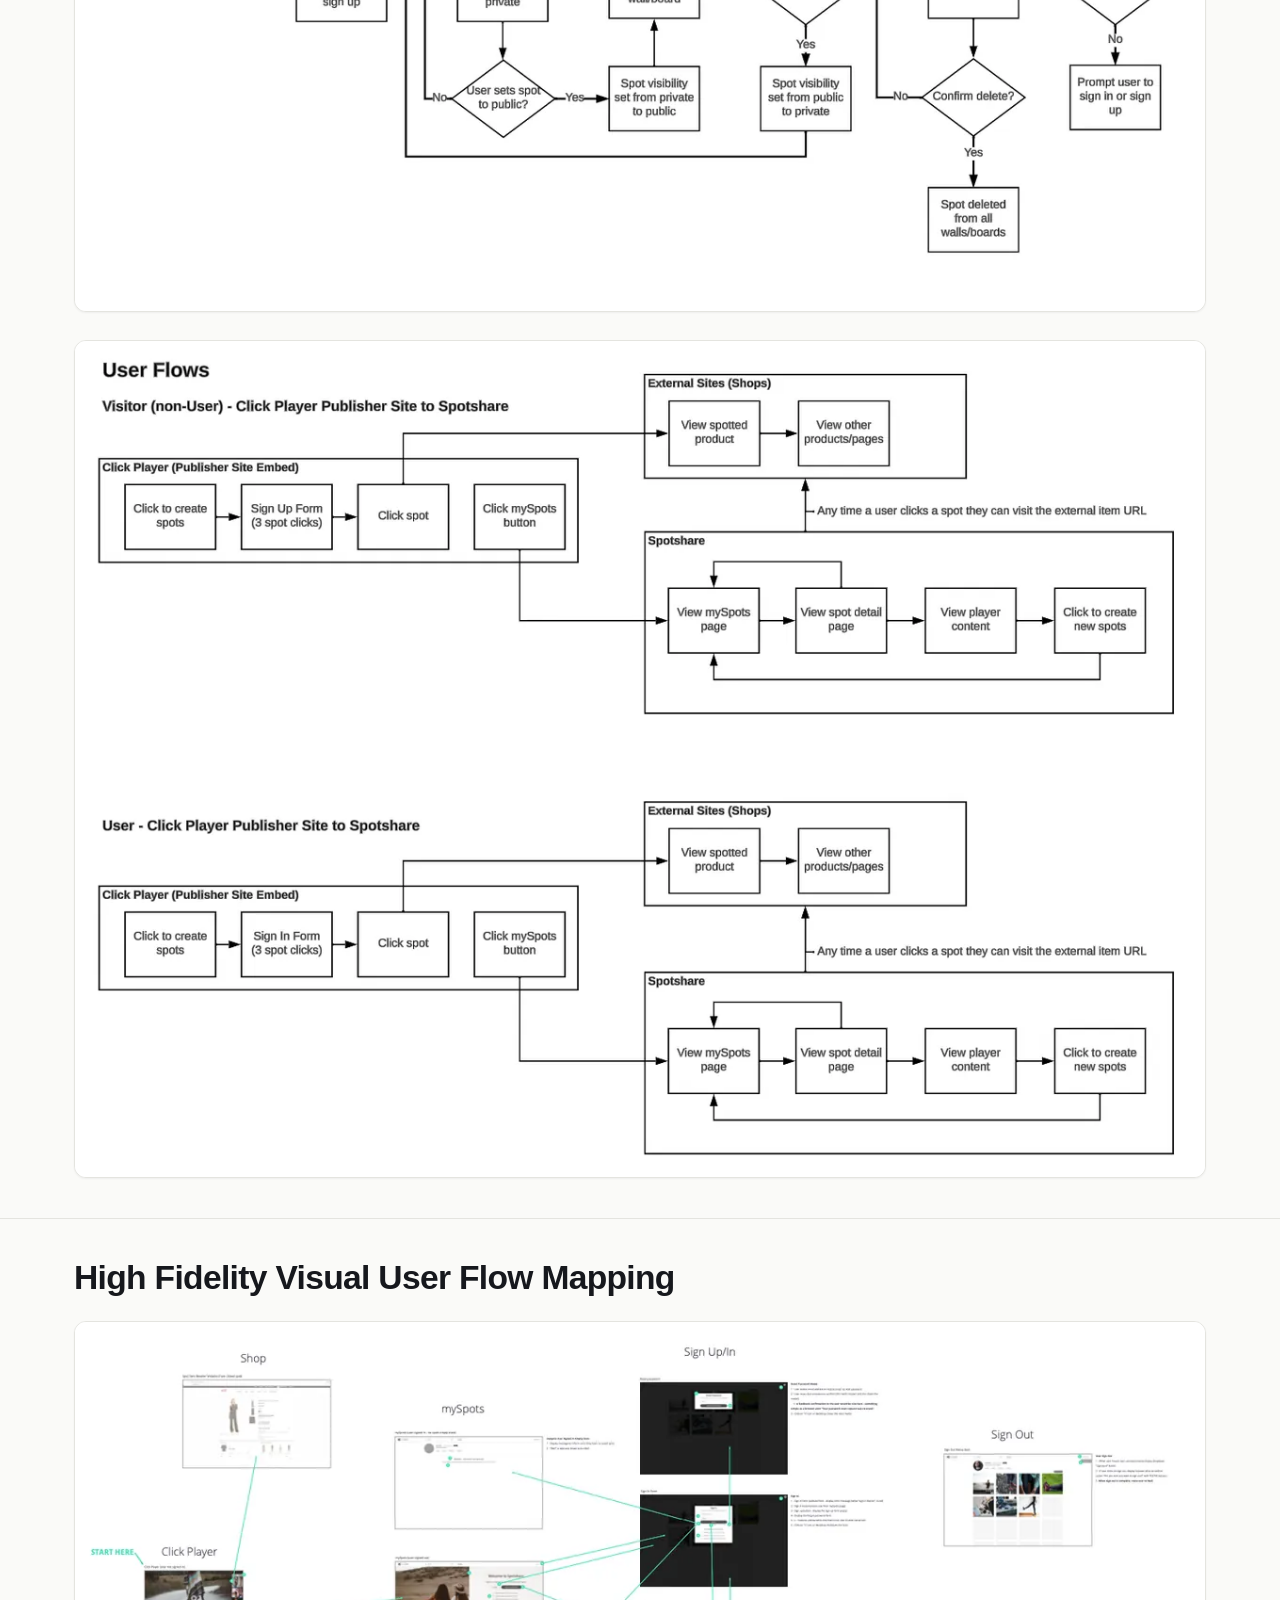
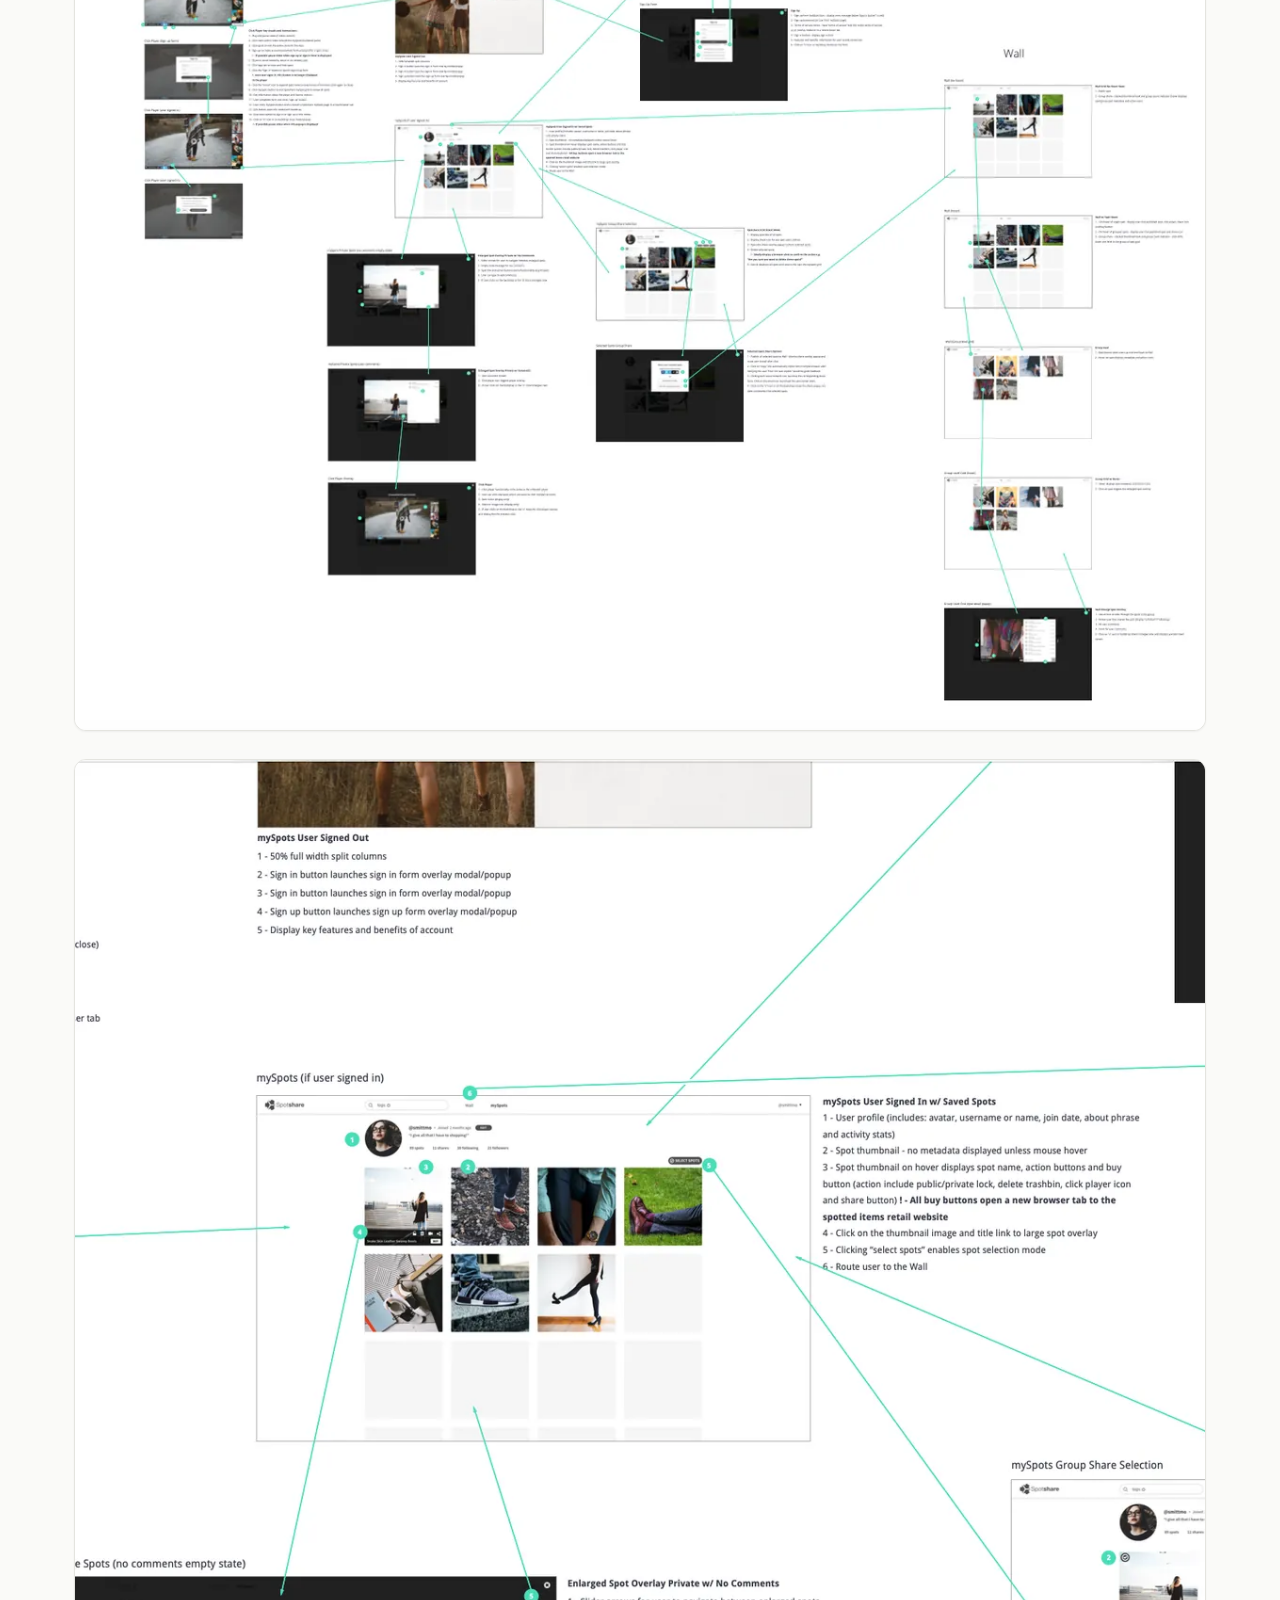
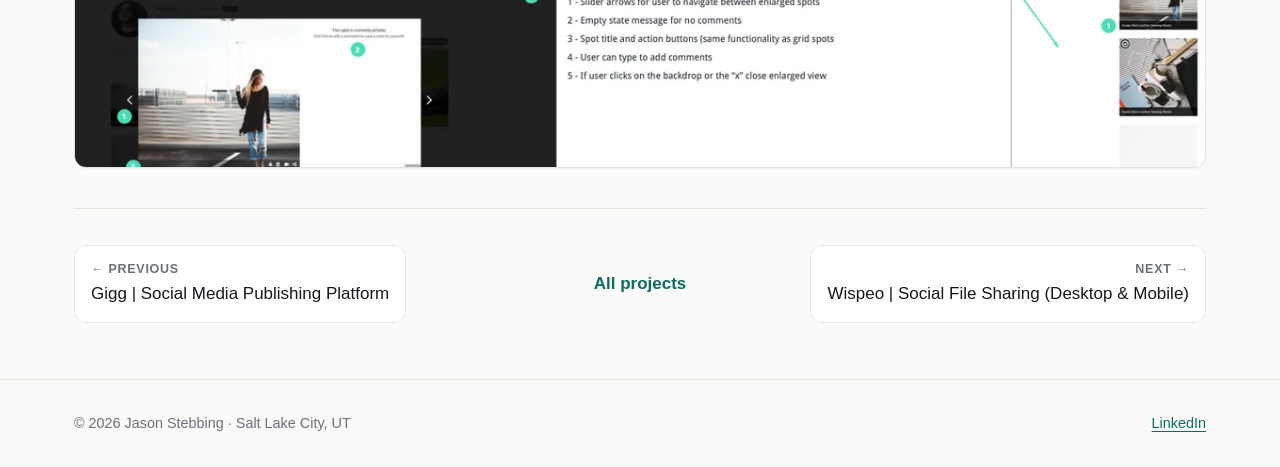
<file: projects/hyperspots.html>
<!doctype html>
<html lang="en">
<head>
<meta charset="utf-8">
<meta name="viewport" content="width=device-width, initial-scale=1">
<title>Hyperspots | Social Shopping | Jason Stebbing</title>
<meta name="description" content="Hyperspots: Social Shopping. Product design work by Jason Stebbing.">
<link rel="stylesheet" href="../css/style.css">
<link rel="icon" href="data:image/svg+xml,%3Csvg xmlns='http://www.w3.org/2000/svg' viewBox='0 0 64 64'%3E%3Crect width='64' height='64' rx='14' fill='%230b6e5f'/%3E%3Ctext x='32' y='42' font-family='Arial' font-size='28' font-weight='700' fill='white' text-anchor='middle'%3EJS%3C/text%3E%3C/svg%3E">
</head>
<body>
<a class="skip" href="#main">Skip to content</a>
<header class="site-header"><div class="wrap">
<a class="brand" href="../index.html">Jason Stebbing <span>· Product Marketing &amp; Design</span></a>
<nav aria-label="Primary"><ul class="nav">
<li><a href="../index.html#work">Work</a></li>
<li><a href="../nanaroo.html">Nanaroo</a></li>
<li><a href="../index.html#projects" aria-current="page">Projects</a></li>
<li><a href="../index.html#about">About</a></li>
<li><a href="../index.html#contact">Contact</a></li>
</ul></nav></div></header>
<main id="main">

<div class="page-head"><div class="wrap">
<p class="crumb"><a href="../index.html">Home</a> / <a href="../index.html#projects">Previous projects</a> / 10 of 12</p>
<h1>Hyperspots <span style="color:var(--ink-3);font-weight:500">| Social Shopping</span></h1>

<dl class="meta">
<div><dt>For</dt><dd>Startup client</dd></div>
<div><dt>My role</dt><dd>Lead UX/UI designer</dd></div>
<div><dt>Goal</dt><dd>Design a social shopping experience that connects product discovery with purchase.</dd></div>
</dl>
<p class="note">Click any image to open it at full size.</p>
</div></div>
<section class="block" aria-label="Desktop"><div class="wrap"><h2>Desktop</h2><div class="shots"><figure class="shot"><a href="../assets/hyperspots/01-desktop-image-19.webp" title="Open full-size image"><img src="../assets/hyperspots/01-desktop-image-19-1200.webp" srcset="../assets/hyperspots/01-desktop-image-19-1200.webp 1200w, ../assets/hyperspots/01-desktop-image-19.webp 1786w" sizes="(max-width: 1180px) 100vw, 1132px" width="1200" height="751" loading="lazy" decoding="async" alt="Hyperspots desktop screen 1"></a></figure><figure class="shot"><a href="../assets/hyperspots/02-desktop-image-20.webp" title="Open full-size image"><img src="../assets/hyperspots/02-desktop-image-20-1200.webp" srcset="../assets/hyperspots/02-desktop-image-20-1200.webp 1200w, ../assets/hyperspots/02-desktop-image-20.webp 1786w" sizes="(max-width: 1180px) 100vw, 1132px" width="1200" height="751" loading="lazy" decoding="async" alt="Hyperspots desktop screen 2"></a></figure><figure class="shot"><a href="../assets/hyperspots/03-desktop-image-21.webp" title="Open full-size image"><img src="../assets/hyperspots/03-desktop-image-21-1200.webp" srcset="../assets/hyperspots/03-desktop-image-21-1200.webp 1200w, ../assets/hyperspots/03-desktop-image-21.webp 1786w" sizes="(max-width: 1180px) 100vw, 1132px" width="1200" height="751" loading="lazy" decoding="async" alt="Hyperspots desktop screen 3"></a></figure></div></div></section>
<section class="block" aria-label="Example Project Flows"><div class="wrap"><h2>Example Project Flows</h2><div class="shots"><figure class="shot"><a href="../assets/hyperspots/04-example-project-flows-image-36.webp" title="Open full-size image"><img src="../assets/hyperspots/04-example-project-flows-image-36-1200.webp" srcset="../assets/hyperspots/04-example-project-flows-image-36-1200.webp 1200w, ../assets/hyperspots/04-example-project-flows-image-36.webp 1288w" sizes="(max-width: 1180px) 100vw, 1132px" width="1200" height="675" loading="lazy" decoding="async" alt="Hyperspots example project flows flow diagram 4"></a></figure><figure class="shot"><a href="../assets/hyperspots/05-example-project-flows-image-37.webp" title="Open full-size image"><img src="../assets/hyperspots/05-example-project-flows-image-37-1200.webp" srcset="../assets/hyperspots/05-example-project-flows-image-37-1200.webp 1200w, ../assets/hyperspots/05-example-project-flows-image-37.webp 1310w" sizes="(max-width: 1180px) 100vw, 1132px" width="1200" height="887" loading="lazy" decoding="async" alt="Hyperspots example project flows flow diagram 5"></a></figure></div></div></section>
<section class="block" aria-label="High Fidelity Visual User Flow Mapping"><div class="wrap"><h2>High Fidelity Visual User Flow Mapping</h2><div class="shots"><figure class="shot"><a href="../assets/hyperspots/06-high-fidelity-visual-user-flow-mapping-image-17.webp" title="Open full-size image"><img src="../assets/hyperspots/06-high-fidelity-visual-user-flow-mapping-image-17-1200.webp" srcset="../assets/hyperspots/06-high-fidelity-visual-user-flow-mapping-image-17-1200.webp 1200w, ../assets/hyperspots/06-high-fidelity-visual-user-flow-mapping-image-17.webp 1408w" sizes="(max-width: 1180px) 100vw, 1132px" width="1200" height="1070" loading="lazy" decoding="async" alt="Hyperspots high fidelity visual user flow mapping flow diagram 6"></a></figure><figure class="shot"><a href="../assets/hyperspots/07-high-fidelity-visual-user-flow-mapping-image-18.webp" title="Open full-size image"><img src="../assets/hyperspots/07-high-fidelity-visual-user-flow-mapping-image-18-1200.webp" srcset="../assets/hyperspots/07-high-fidelity-visual-user-flow-mapping-image-18-1200.webp 1200w, ../assets/hyperspots/07-high-fidelity-visual-user-flow-mapping-image-18.webp 1408w" sizes="(max-width: 1180px) 100vw, 1132px" width="1200" height="1070" loading="lazy" decoding="async" alt="Hyperspots high fidelity visual user flow mapping flow diagram 7"></a></figure></div></div></section>

<div class="wrap"><nav class="pager" aria-label="Project navigation"><a class="prev" href="gigg.html"><small>← Previous</small>Gigg | Social Media Publishing Platform</a><a class="all" href="../index.html#projects">All projects</a><a class="next" href="wispeo.html"><small>Next →</small>Wispeo | Social File Sharing (Desktop &amp; Mobile)</a></nav></div>

</main>
<footer class="site-footer"><div class="wrap"><span>© 2026 Jason Stebbing · Salt Lake City, UT</span><a href="https://www.linkedin.com/in/jason-stebbing-55b4641/" rel="noopener">LinkedIn</a></div></footer>
</body>
</html>
</file>
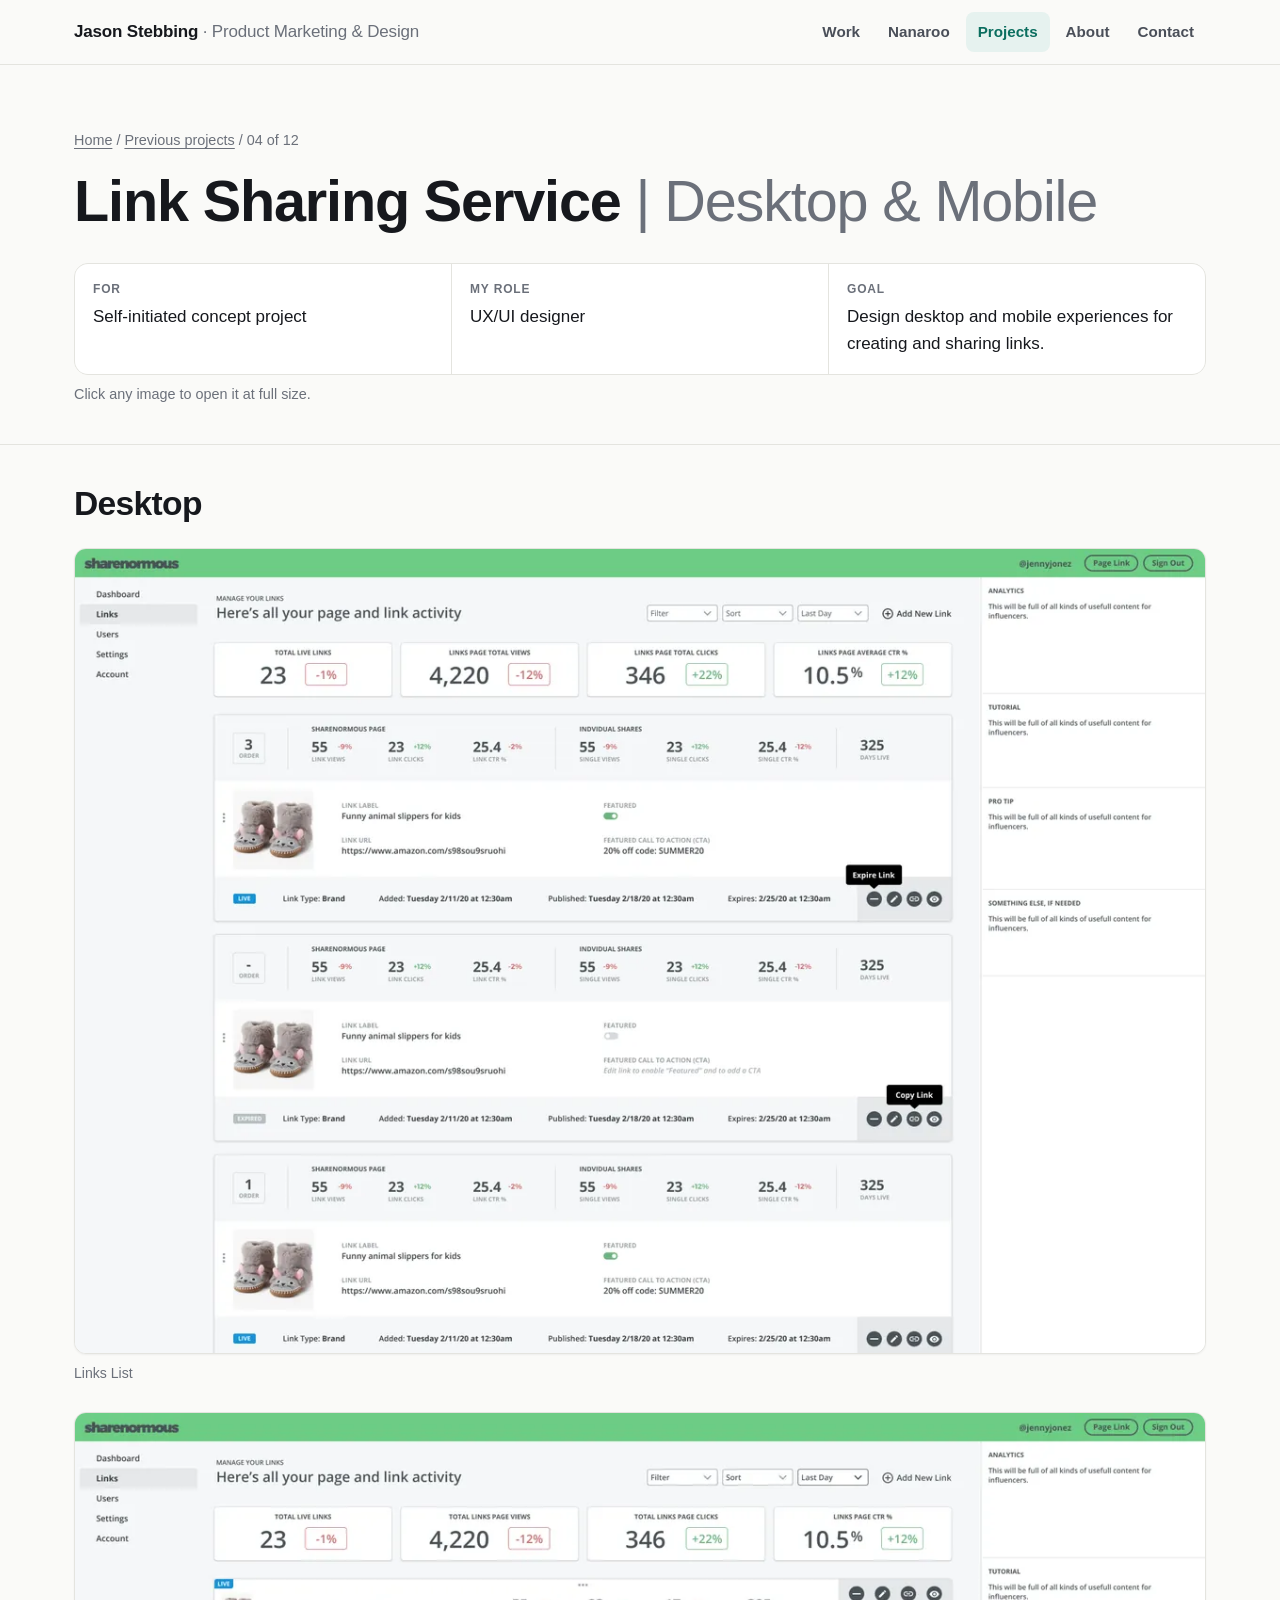
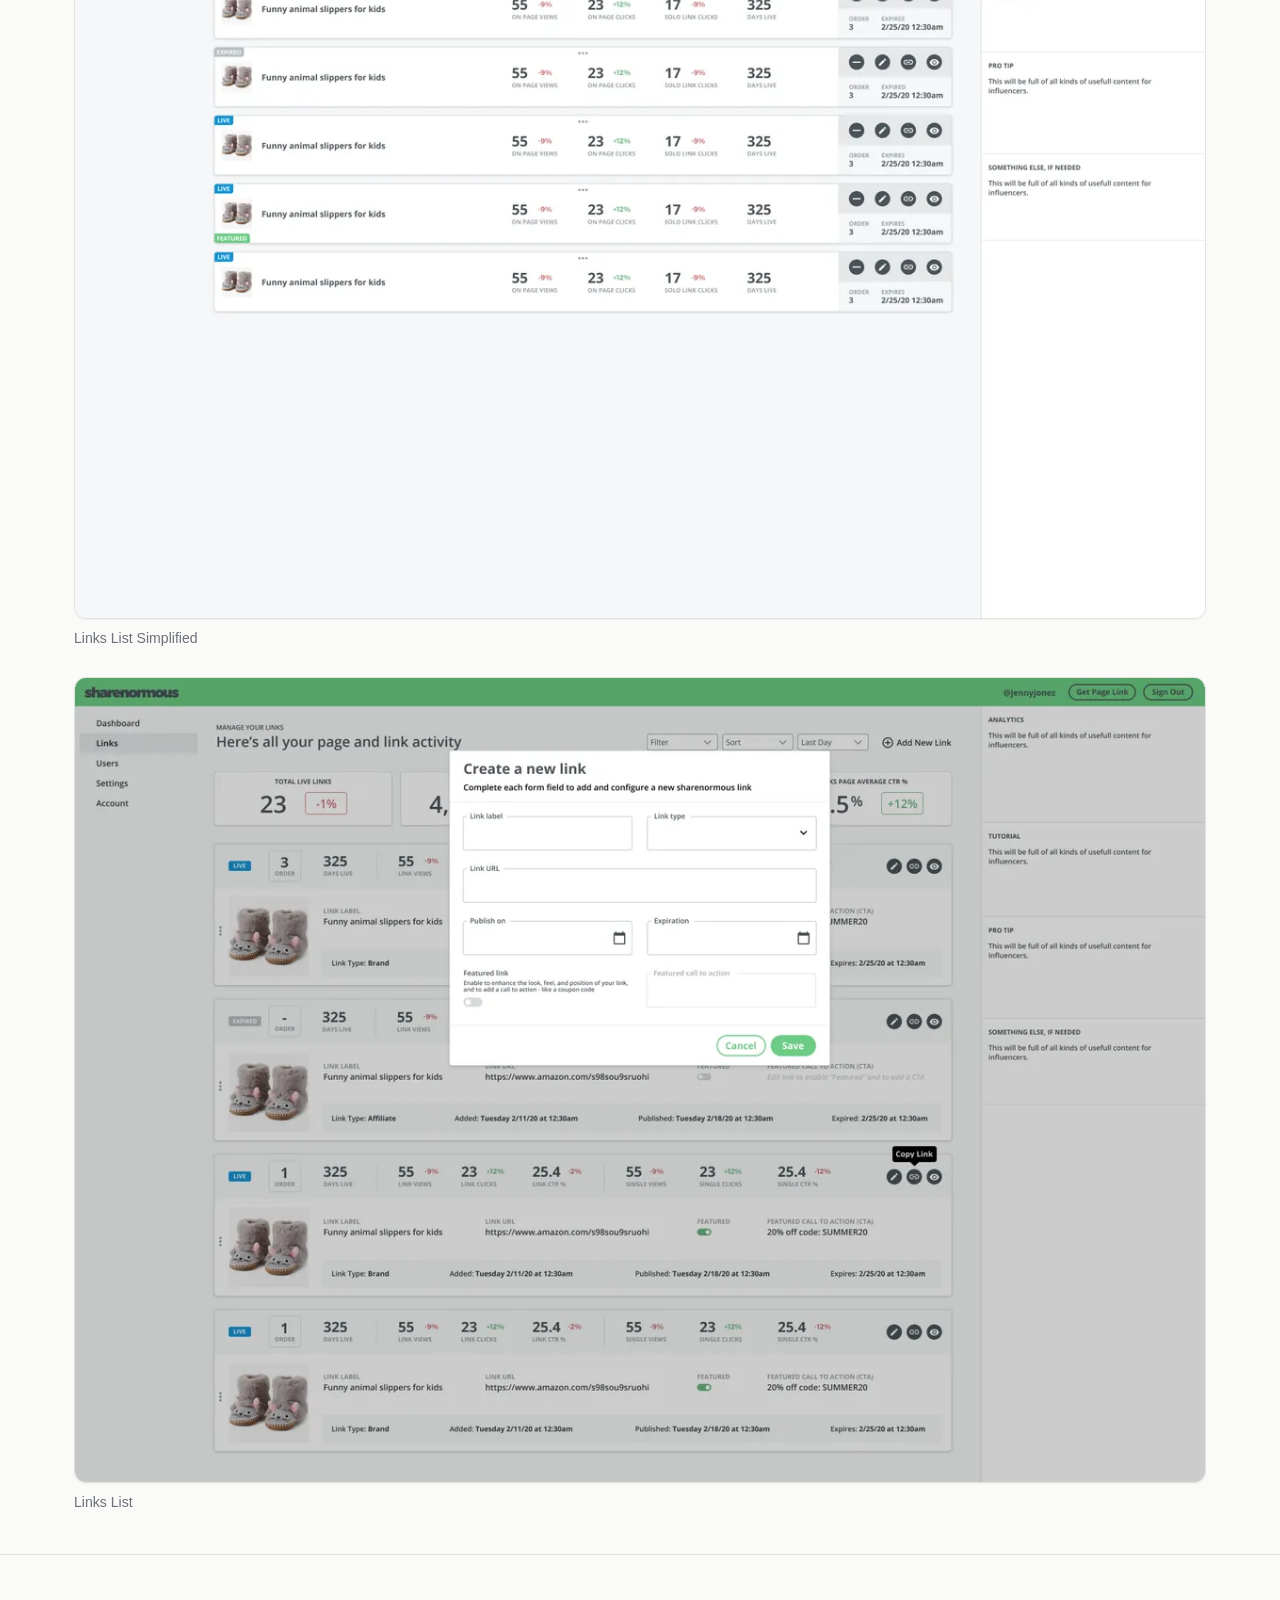
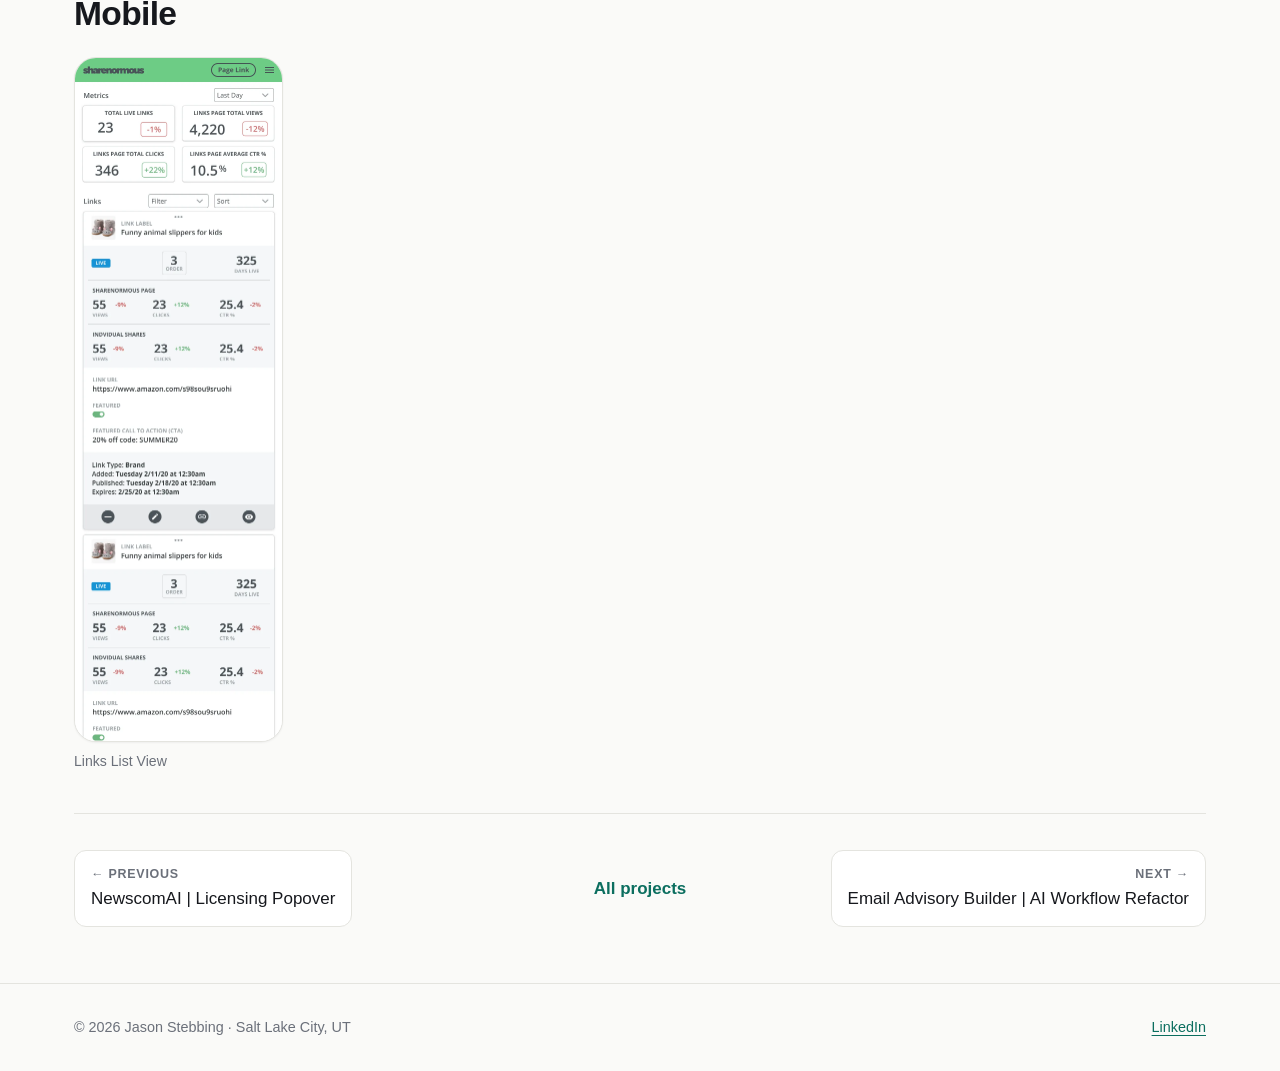
<file: projects/link-sharing-service.html>
<!doctype html>
<html lang="en">
<head>
<meta charset="utf-8">
<meta name="viewport" content="width=device-width, initial-scale=1">
<title>Link Sharing Service | Desktop &amp; Mobile | Jason Stebbing</title>
<meta name="description" content="Link Sharing Service: Desktop &amp; Mobile. Product design work by Jason Stebbing.">
<link rel="stylesheet" href="../css/style.css">
<link rel="icon" href="data:image/svg+xml,%3Csvg xmlns='http://www.w3.org/2000/svg' viewBox='0 0 64 64'%3E%3Crect width='64' height='64' rx='14' fill='%230b6e5f'/%3E%3Ctext x='32' y='42' font-family='Arial' font-size='28' font-weight='700' fill='white' text-anchor='middle'%3EJS%3C/text%3E%3C/svg%3E">
</head>
<body>
<a class="skip" href="#main">Skip to content</a>
<header class="site-header"><div class="wrap">
<a class="brand" href="../index.html">Jason Stebbing <span>· Product Marketing &amp; Design</span></a>
<nav aria-label="Primary"><ul class="nav">
<li><a href="../index.html#work">Work</a></li>
<li><a href="../nanaroo.html">Nanaroo</a></li>
<li><a href="../index.html#projects" aria-current="page">Projects</a></li>
<li><a href="../index.html#about">About</a></li>
<li><a href="../index.html#contact">Contact</a></li>
</ul></nav></div></header>
<main id="main">

<div class="page-head"><div class="wrap">
<p class="crumb"><a href="../index.html">Home</a> / <a href="../index.html#projects">Previous projects</a> / 04 of 12</p>
<h1>Link Sharing Service <span style="color:var(--ink-3);font-weight:500">| Desktop &amp; Mobile</span></h1>

<dl class="meta">
<div><dt>For</dt><dd>Self-initiated concept project</dd></div>
<div><dt>My role</dt><dd>UX/UI designer</dd></div>
<div><dt>Goal</dt><dd>Design desktop and mobile experiences for creating and sharing links.</dd></div>
</dl>
<p class="note">Click any image to open it at full size.</p>
</div></div>
<section class="block" aria-label="Desktop"><div class="wrap"><h2>Desktop</h2><div class="shots"><figure class="shot"><a href="../assets/link-sharing-service/01-desktop-links-list.webp" title="Open full-size image"><img src="../assets/link-sharing-service/01-desktop-links-list-1200.webp" srcset="../assets/link-sharing-service/01-desktop-links-list-1200.webp 1200w, ../assets/link-sharing-service/01-desktop-links-list.webp 2400w" sizes="(max-width: 1180px) 100vw, 1132px" width="1200" height="854" loading="lazy" decoding="async" alt="Link Sharing Service desktop screen: Links List"></a><figcaption>Links List</figcaption></figure><figure class="shot"><a href="../assets/link-sharing-service/02-desktop-links-list-simplified.webp" title="Open full-size image"><img src="../assets/link-sharing-service/02-desktop-links-list-simplified-1200.webp" srcset="../assets/link-sharing-service/02-desktop-links-list-simplified-1200.webp 1200w, ../assets/link-sharing-service/02-desktop-links-list-simplified.webp 2400w" sizes="(max-width: 1180px) 100vw, 1132px" width="1200" height="854" loading="lazy" decoding="async" alt="Link Sharing Service desktop screen: Links List Simplified"></a><figcaption>Links List Simplified</figcaption></figure><figure class="shot"><a href="../assets/link-sharing-service/03-desktop-links-list.webp" title="Open full-size image"><img src="../assets/link-sharing-service/03-desktop-links-list-1200.webp" srcset="../assets/link-sharing-service/03-desktop-links-list-1200.webp 1200w, ../assets/link-sharing-service/03-desktop-links-list.webp 2400w" sizes="(max-width: 1180px) 100vw, 1132px" width="1200" height="854" loading="lazy" decoding="async" alt="Link Sharing Service desktop screen: Links List"></a><figcaption>Links List</figcaption></figure></div></div></section>
<section class="block" aria-label="Mobile"><div class="wrap"><h2>Mobile</h2><div class="shots phones"><figure class="shot"><a href="../assets/link-sharing-service/04-mobile-iphone-11-pro-max-links-list-view.webp" title="Open full-size image"><img src="../assets/link-sharing-service/04-mobile-iphone-11-pro-max-links-list-view-1200.webp" srcset="../assets/link-sharing-service/04-mobile-iphone-11-pro-max-links-list-view-1200.webp 828w" sizes="(max-width: 600px) 50vw, 240px" width="828" height="2734" loading="lazy" decoding="async" alt="Link Sharing Service mobile screen: Links List View"></a><figcaption>Links List View</figcaption></figure></div></div></section>

<div class="wrap"><nav class="pager" aria-label="Project navigation"><a class="prev" href="newscomai-licensing-popover.html"><small>← Previous</small>NewscomAI | Licensing Popover</a><a class="all" href="../index.html#projects">All projects</a><a class="next" href="email-advisory-builder.html"><small>Next →</small>Email Advisory Builder | AI Workflow Refactor</a></nav></div>

</main>
<footer class="site-footer"><div class="wrap"><span>© 2026 Jason Stebbing · Salt Lake City, UT</span><a href="https://www.linkedin.com/in/jason-stebbing-55b4641/" rel="noopener">LinkedIn</a></div></footer>
</body>
</html>
</file>
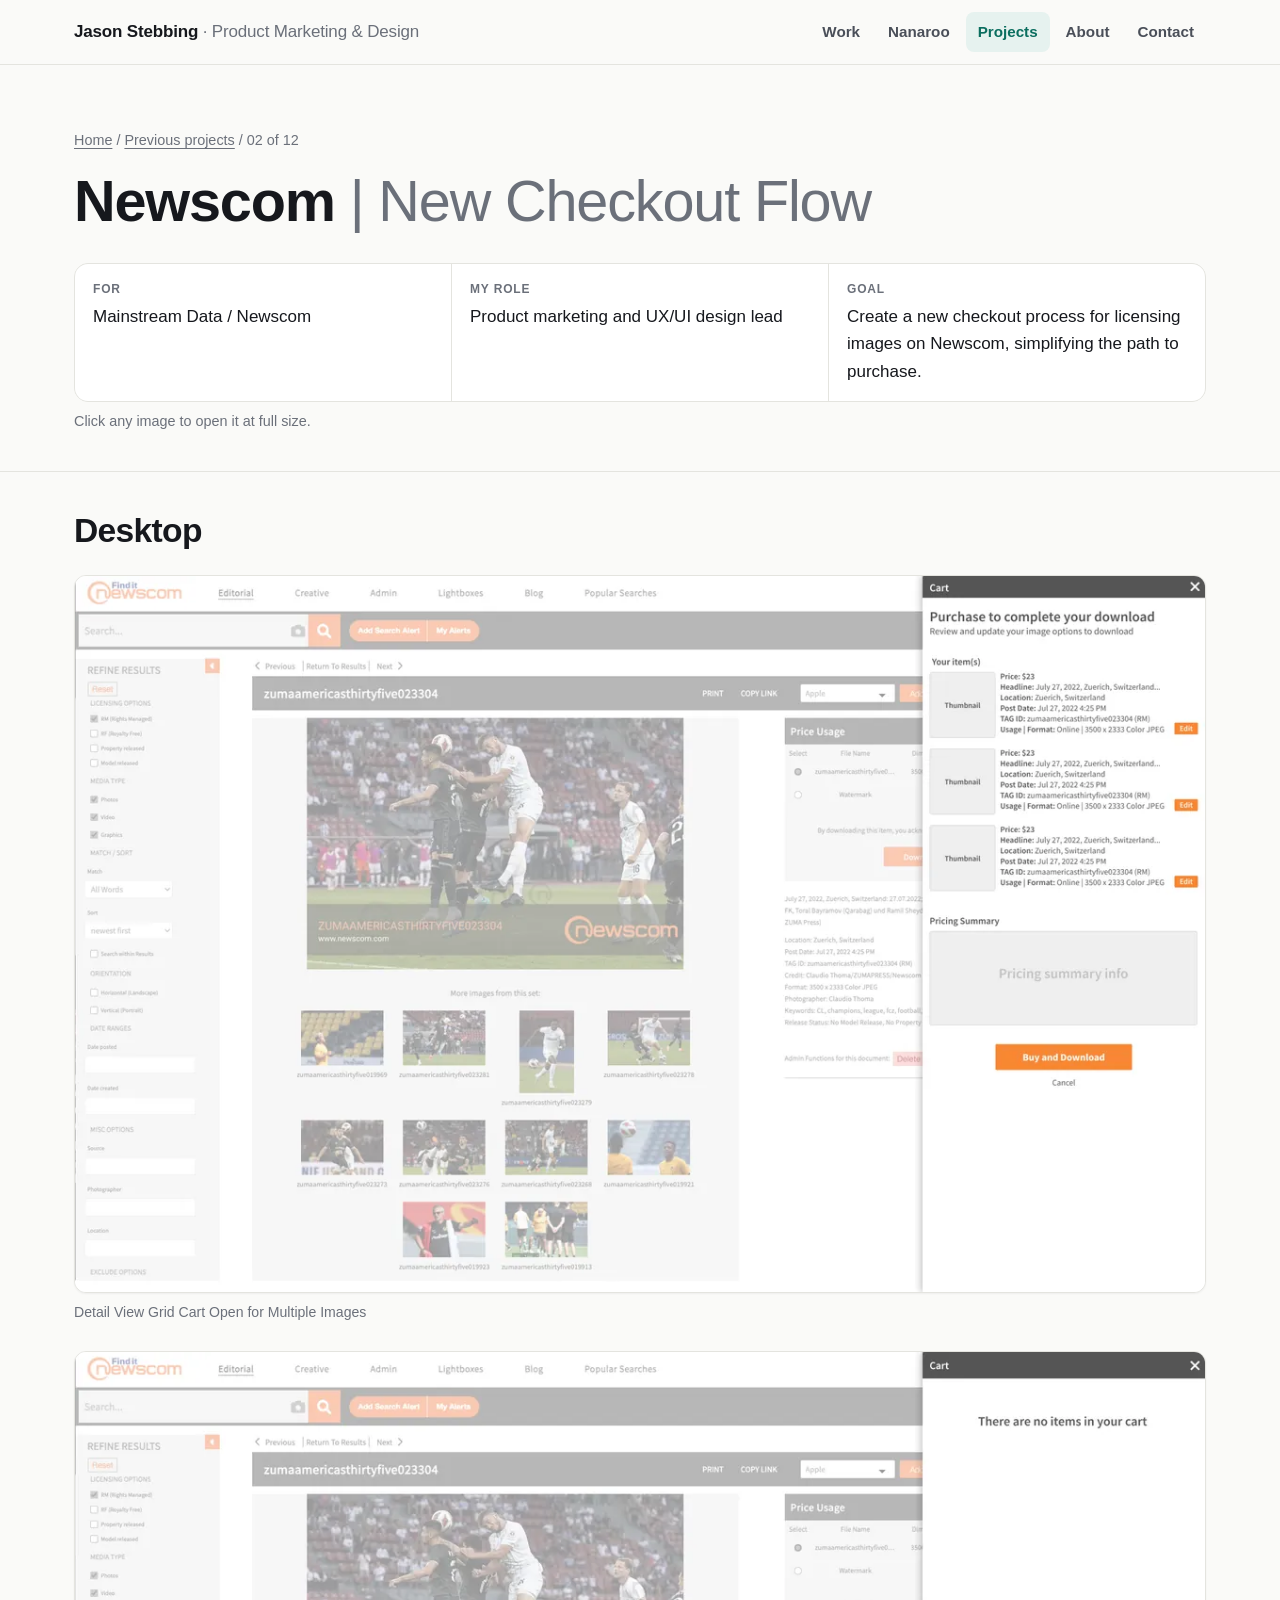
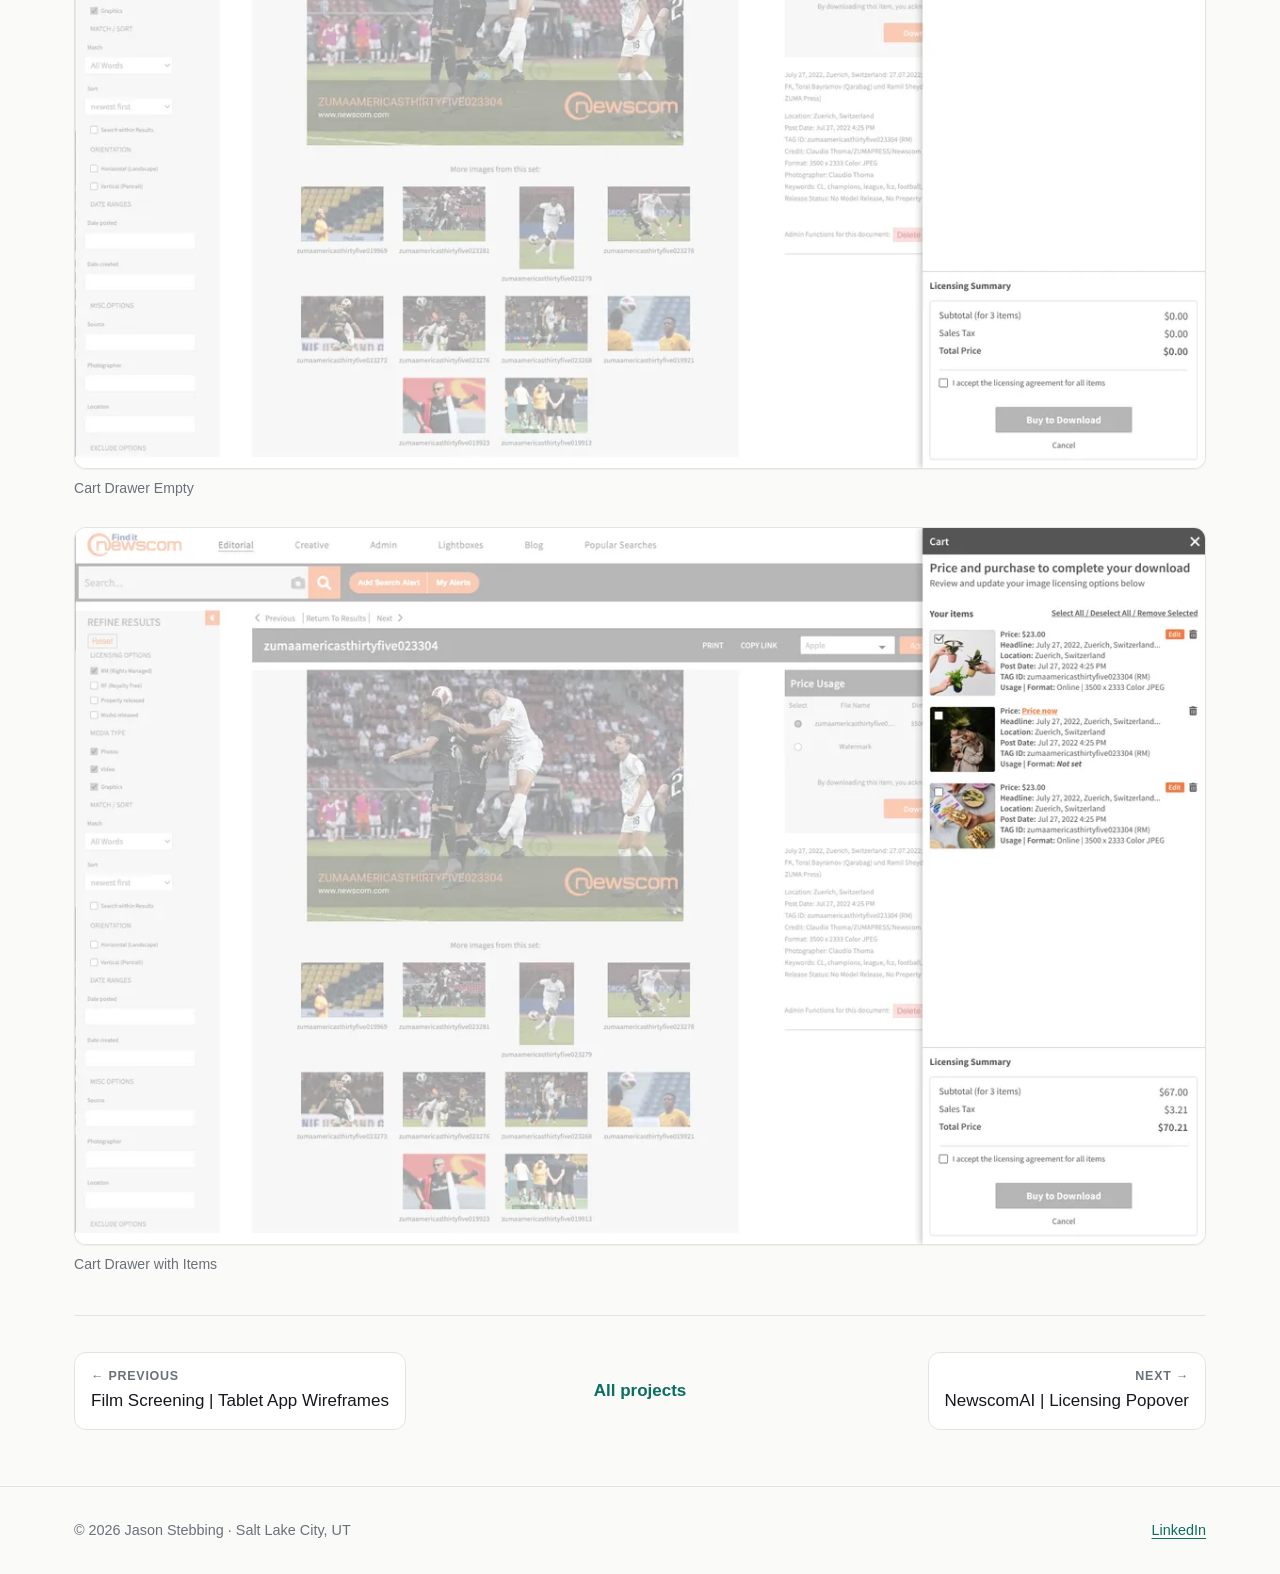
<file: projects/newscom-checkout.html>
<!doctype html>
<html lang="en">
<head>
<meta charset="utf-8">
<meta name="viewport" content="width=device-width, initial-scale=1">
<title>Newscom | New Checkout Flow | Jason Stebbing</title>
<meta name="description" content="Newscom: New Checkout Flow. Product design work by Jason Stebbing.">
<link rel="stylesheet" href="../css/style.css">
<link rel="icon" href="data:image/svg+xml,%3Csvg xmlns='http://www.w3.org/2000/svg' viewBox='0 0 64 64'%3E%3Crect width='64' height='64' rx='14' fill='%230b6e5f'/%3E%3Ctext x='32' y='42' font-family='Arial' font-size='28' font-weight='700' fill='white' text-anchor='middle'%3EJS%3C/text%3E%3C/svg%3E">
</head>
<body>
<a class="skip" href="#main">Skip to content</a>
<header class="site-header"><div class="wrap">
<a class="brand" href="../index.html">Jason Stebbing <span>· Product Marketing &amp; Design</span></a>
<nav aria-label="Primary"><ul class="nav">
<li><a href="../index.html#work">Work</a></li>
<li><a href="../nanaroo.html">Nanaroo</a></li>
<li><a href="../index.html#projects" aria-current="page">Projects</a></li>
<li><a href="../index.html#about">About</a></li>
<li><a href="../index.html#contact">Contact</a></li>
</ul></nav></div></header>
<main id="main">

<div class="page-head"><div class="wrap">
<p class="crumb"><a href="../index.html">Home</a> / <a href="../index.html#projects">Previous projects</a> / 02 of 12</p>
<h1>Newscom <span style="color:var(--ink-3);font-weight:500">| New Checkout Flow</span></h1>
<dl class="meta">
<div><dt>For</dt><dd>Mainstream Data / Newscom</dd></div>
<div><dt>My role</dt><dd>Product marketing and UX/UI design lead</dd></div>
<div><dt>Goal</dt><dd>Create a new checkout process for licensing images on Newscom, simplifying the path to purchase.</dd></div>
</dl>
<p class="note">Click any image to open it at full size.</p>
</div></div>
<section class="block" aria-label="Desktop"><div class="wrap"><h2>Desktop</h2><div class="shots"><figure class="shot"><a href="../assets/newscom-checkout/01-desktop-detail-view-grid-cart-open-for-multiple-images.webp" title="Open full-size image"><img src="../assets/newscom-checkout/01-desktop-detail-view-grid-cart-open-for-multiple-images-1200.webp" srcset="../assets/newscom-checkout/01-desktop-detail-view-grid-cart-open-for-multiple-images-1200.webp 1200w, ../assets/newscom-checkout/01-desktop-detail-view-grid-cart-open-for-multiple-images.webp 2400w" sizes="(max-width: 1180px) 100vw, 1132px" width="1200" height="760" loading="lazy" decoding="async" alt="Newscom desktop screen: Detail View Grid Cart Open for Multiple Images"></a><figcaption>Detail View Grid Cart Open for Multiple Images</figcaption></figure><figure class="shot"><a href="../assets/newscom-checkout/02-desktop-cart-drawer-empty.webp" title="Open full-size image"><img src="../assets/newscom-checkout/02-desktop-cart-drawer-empty-1200.webp" srcset="../assets/newscom-checkout/02-desktop-cart-drawer-empty-1200.webp 1200w, ../assets/newscom-checkout/02-desktop-cart-drawer-empty.webp 2400w" sizes="(max-width: 1180px) 100vw, 1132px" width="1200" height="760" loading="lazy" decoding="async" alt="Newscom desktop screen: Cart Drawer Empty"></a><figcaption>Cart Drawer Empty</figcaption></figure><figure class="shot"><a href="../assets/newscom-checkout/03-desktop-cart-drawer-with-items.webp" title="Open full-size image"><img src="../assets/newscom-checkout/03-desktop-cart-drawer-with-items-1200.webp" srcset="../assets/newscom-checkout/03-desktop-cart-drawer-with-items-1200.webp 1200w, ../assets/newscom-checkout/03-desktop-cart-drawer-with-items.webp 2400w" sizes="(max-width: 1180px) 100vw, 1132px" width="1200" height="760" loading="lazy" decoding="async" alt="Newscom desktop screen: Cart Drawer with Items"></a><figcaption>Cart Drawer with Items</figcaption></figure></div></div></section>

<div class="wrap"><nav class="pager" aria-label="Project navigation"><a class="prev" href="film-screening.html"><small>← Previous</small>Film Screening | Tablet App Wireframes</a><a class="all" href="../index.html#projects">All projects</a><a class="next" href="newscomai-licensing-popover.html"><small>Next →</small>NewscomAI | Licensing Popover</a></nav></div>

</main>
<footer class="site-footer"><div class="wrap"><span>© 2026 Jason Stebbing · Salt Lake City, UT</span><a href="https://www.linkedin.com/in/jason-stebbing-55b4641/" rel="noopener">LinkedIn</a></div></footer>
</body>
</html>
</file>
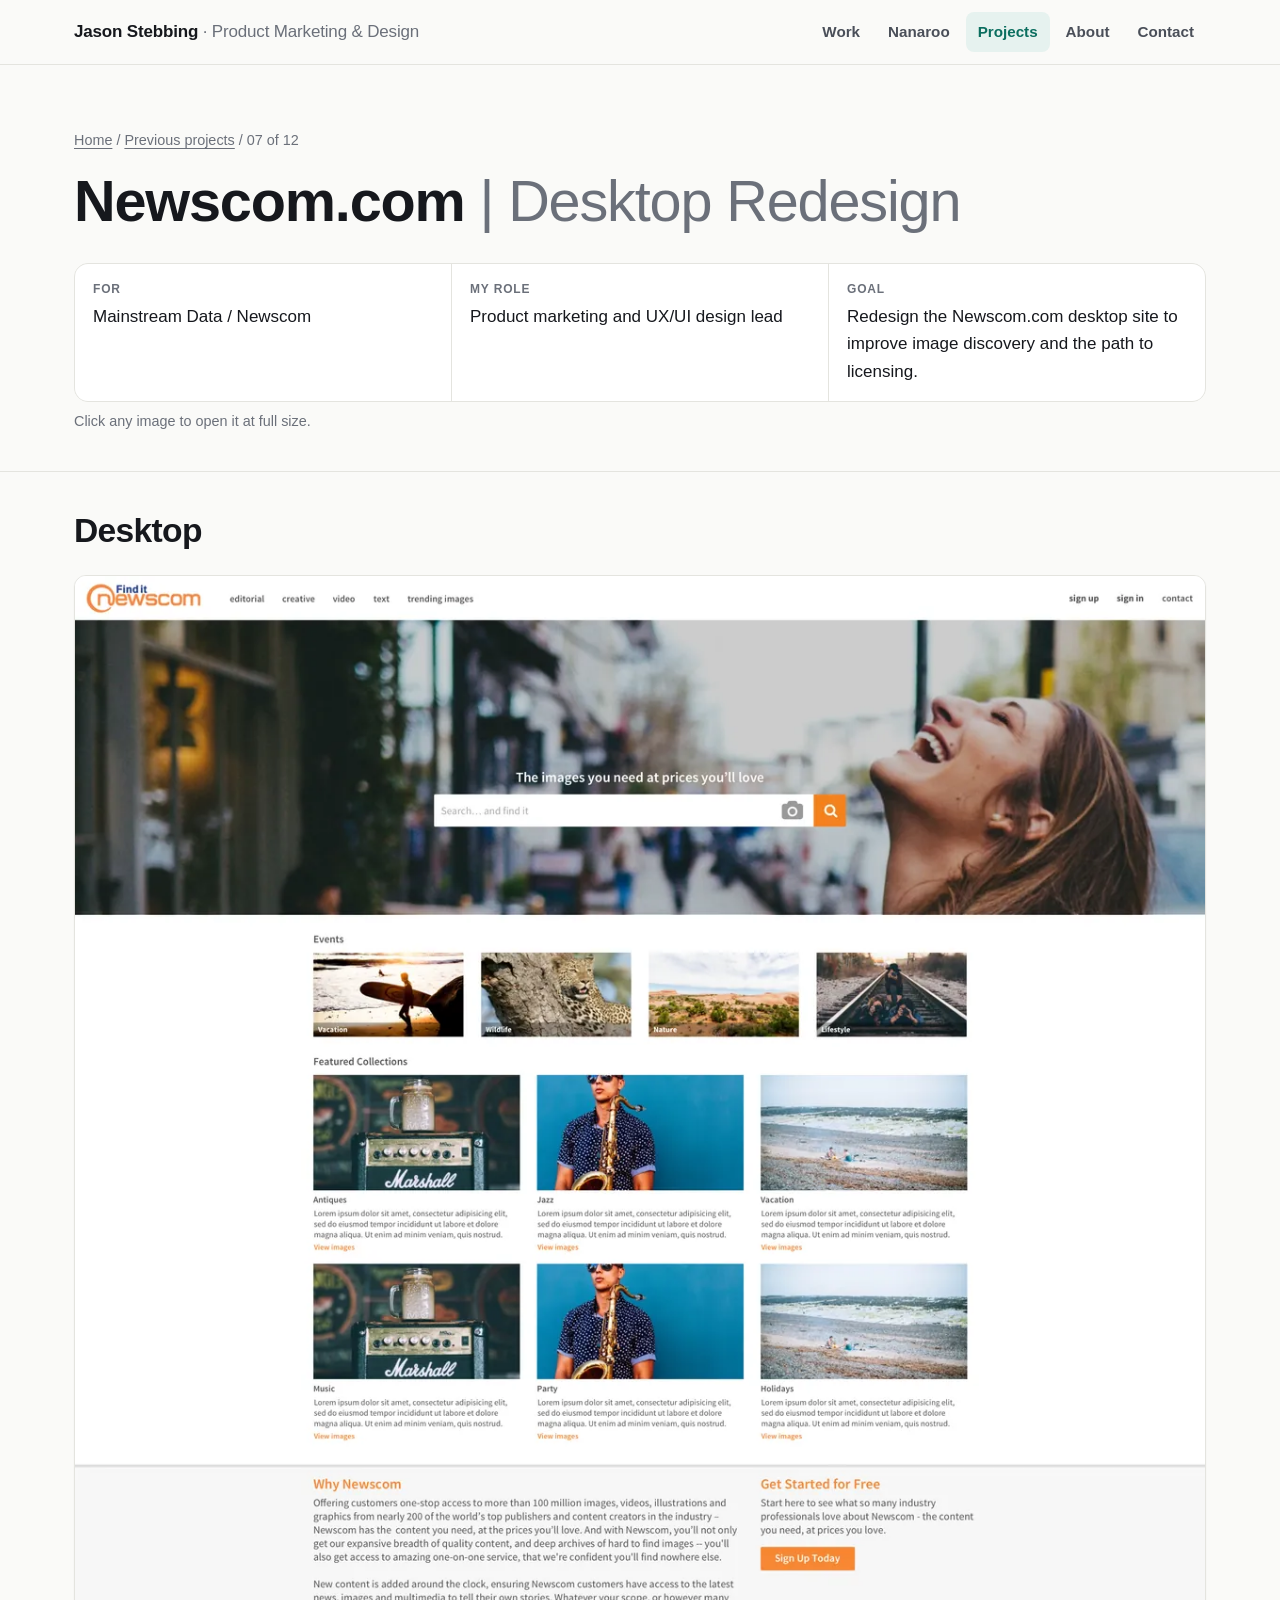
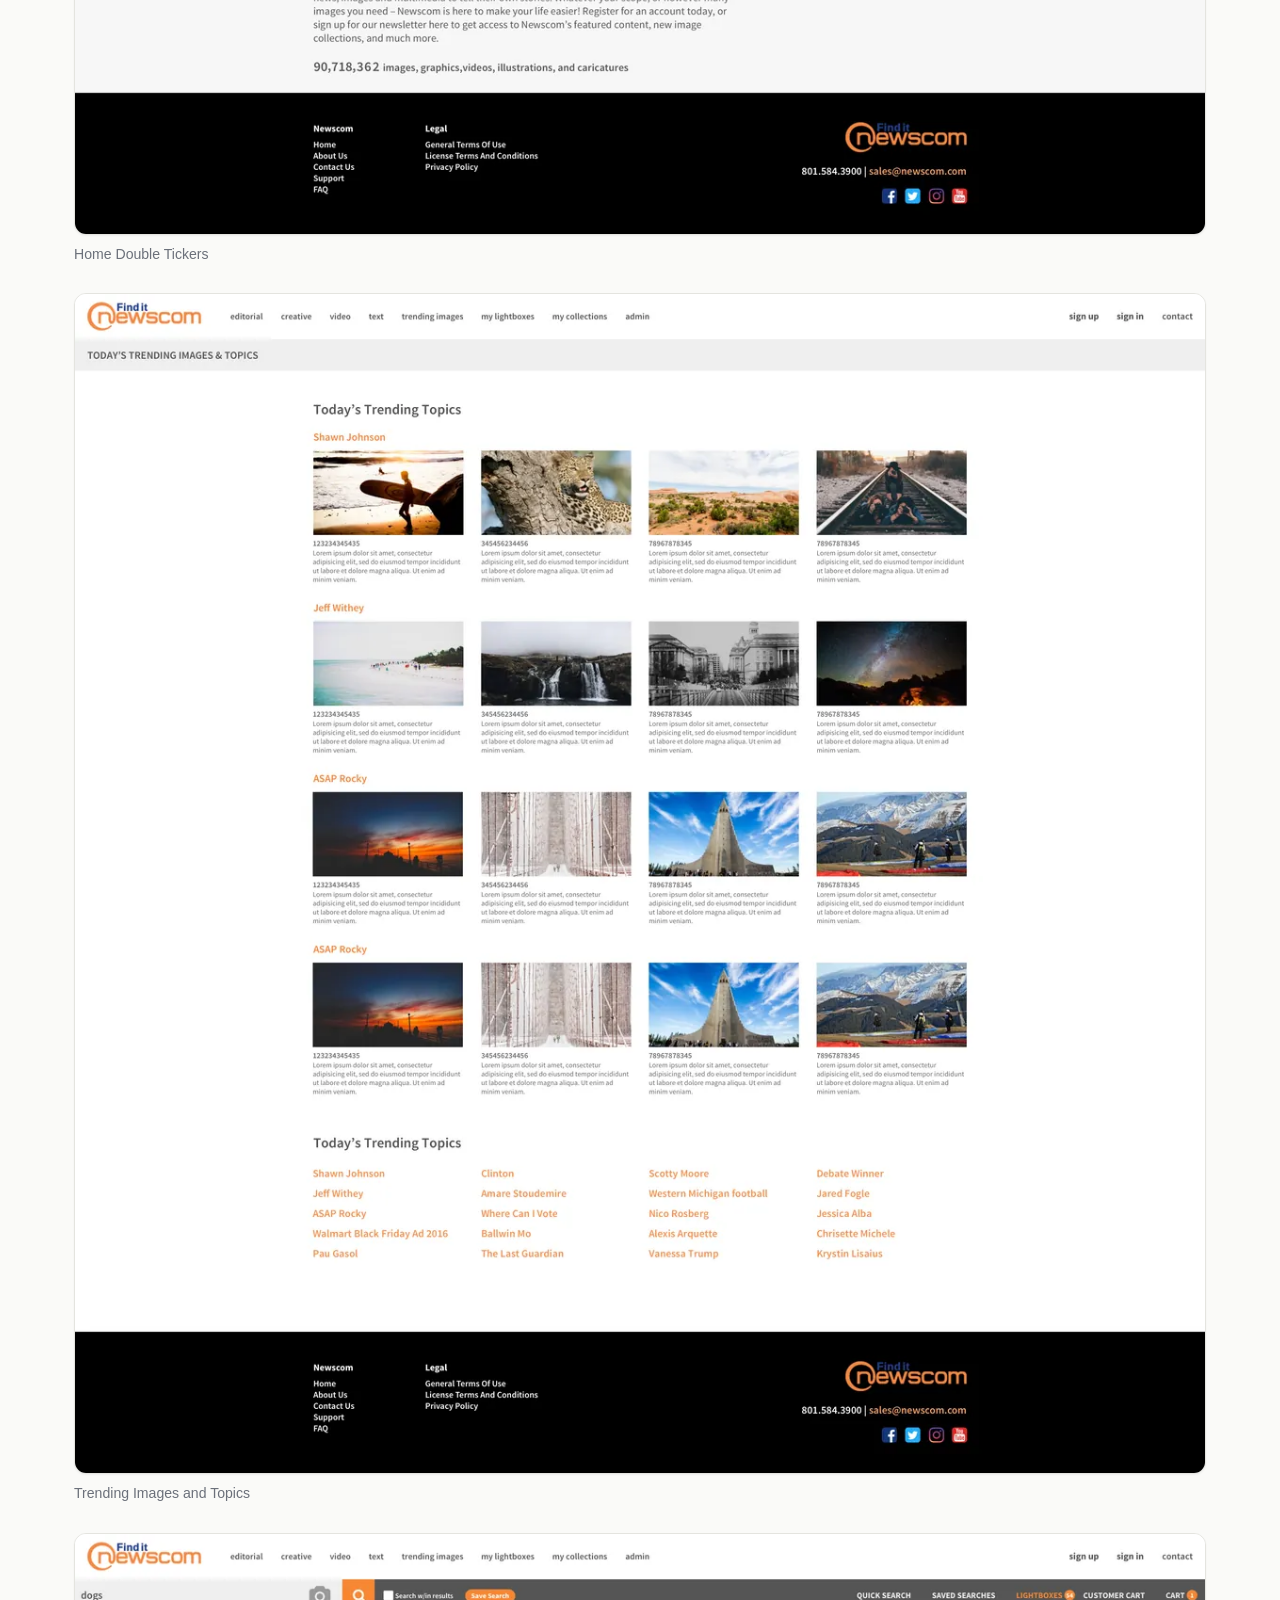
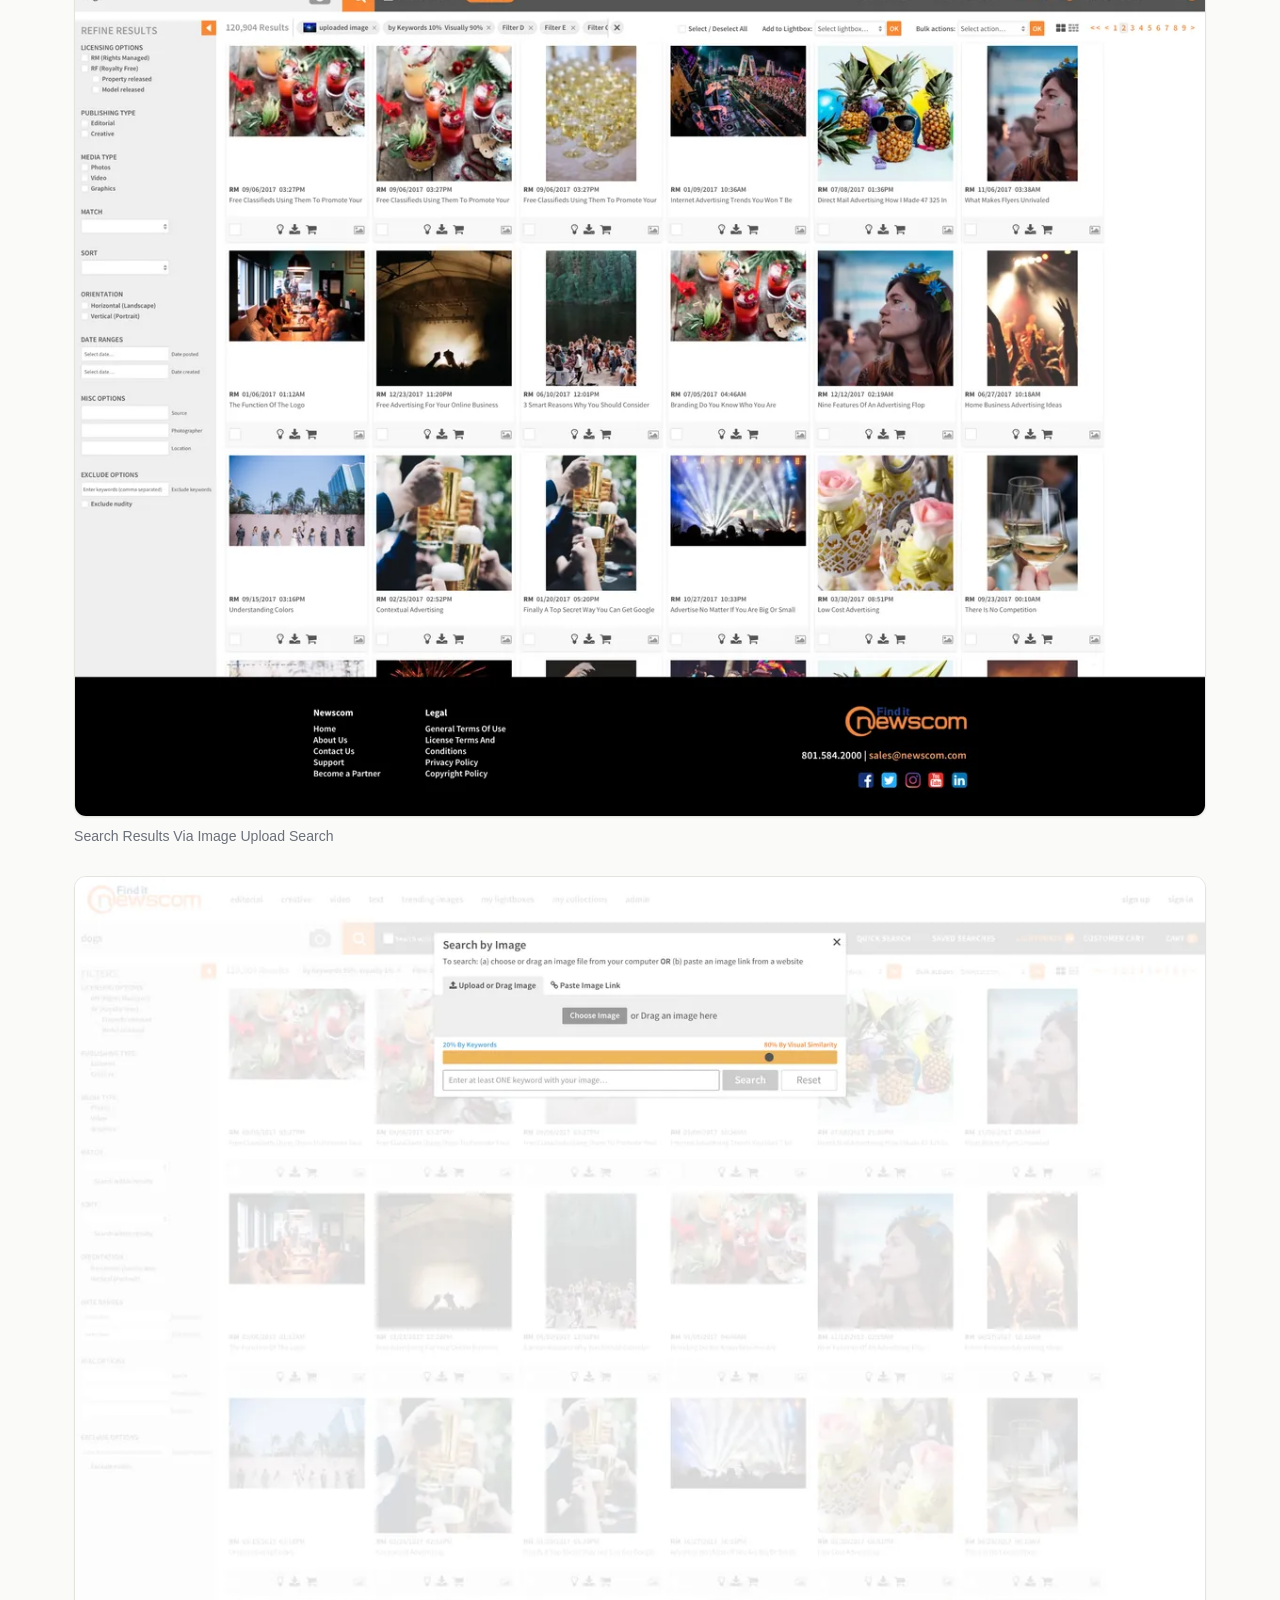
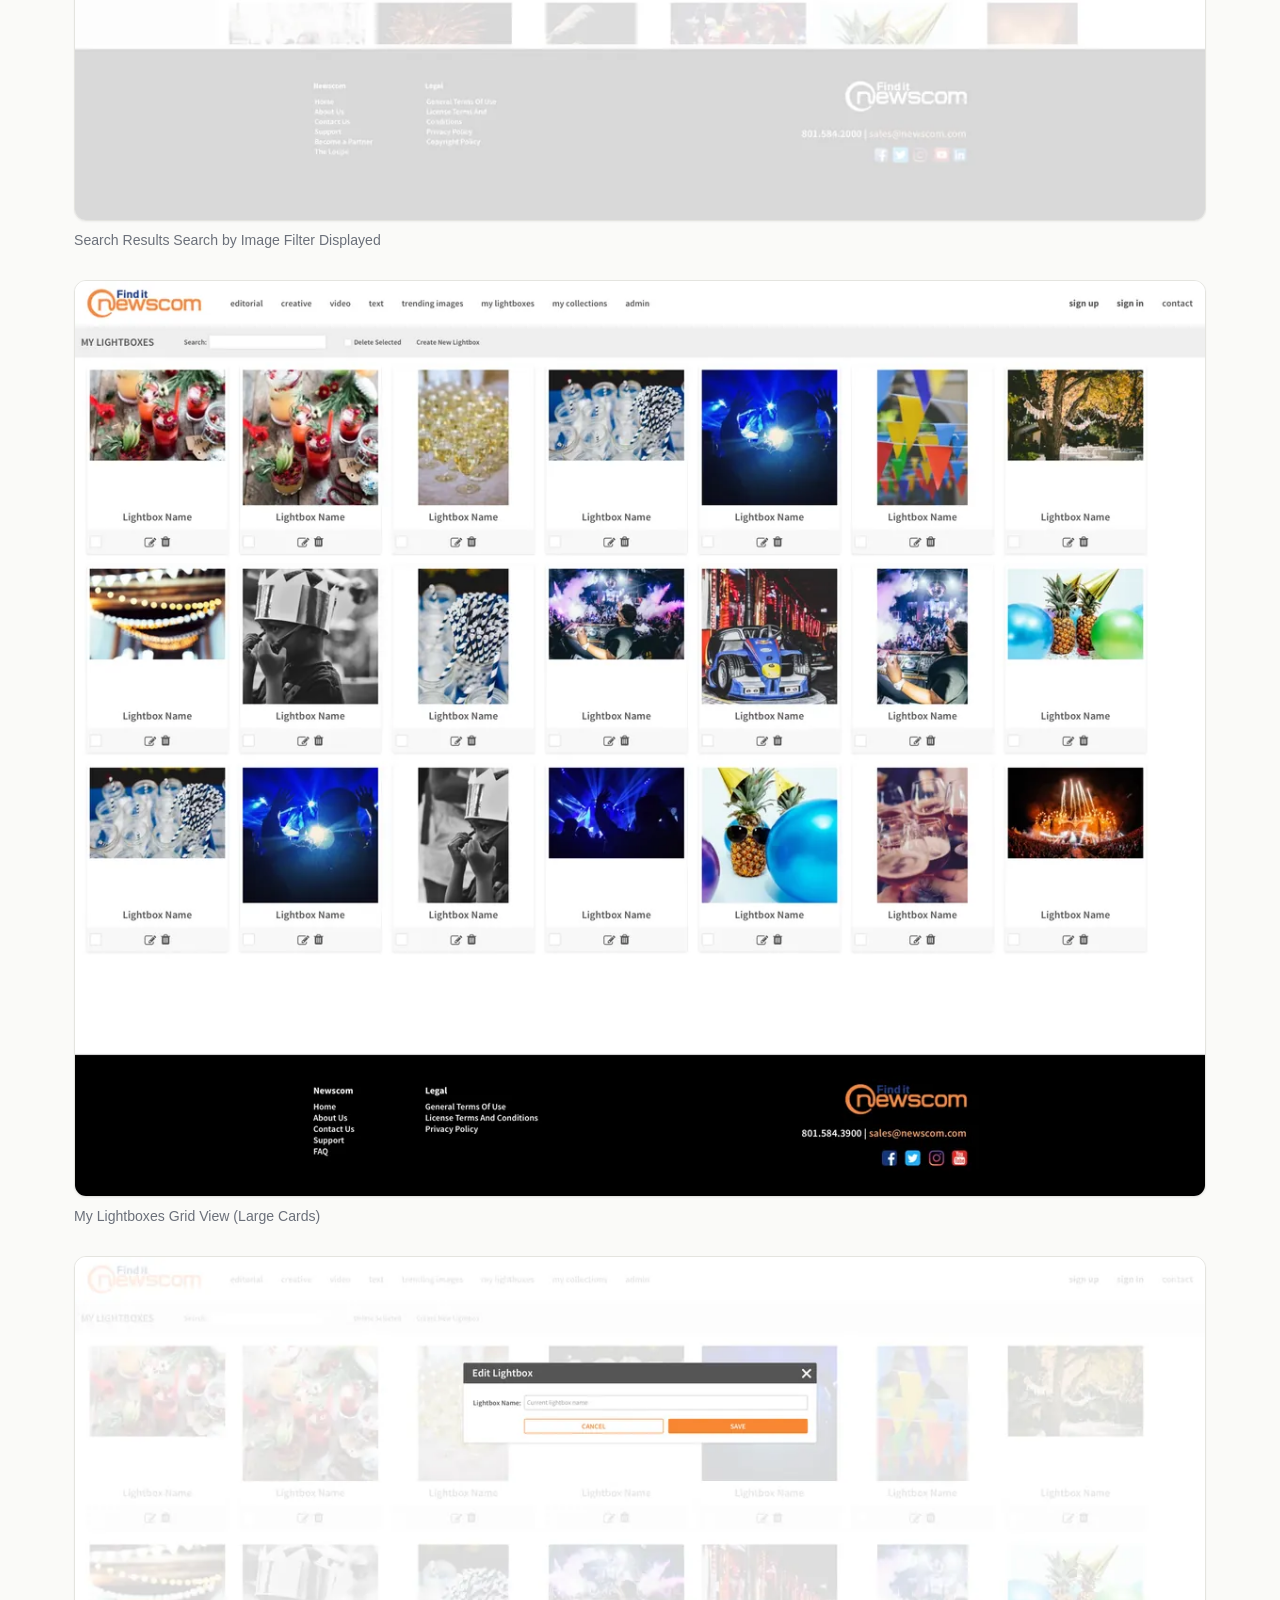
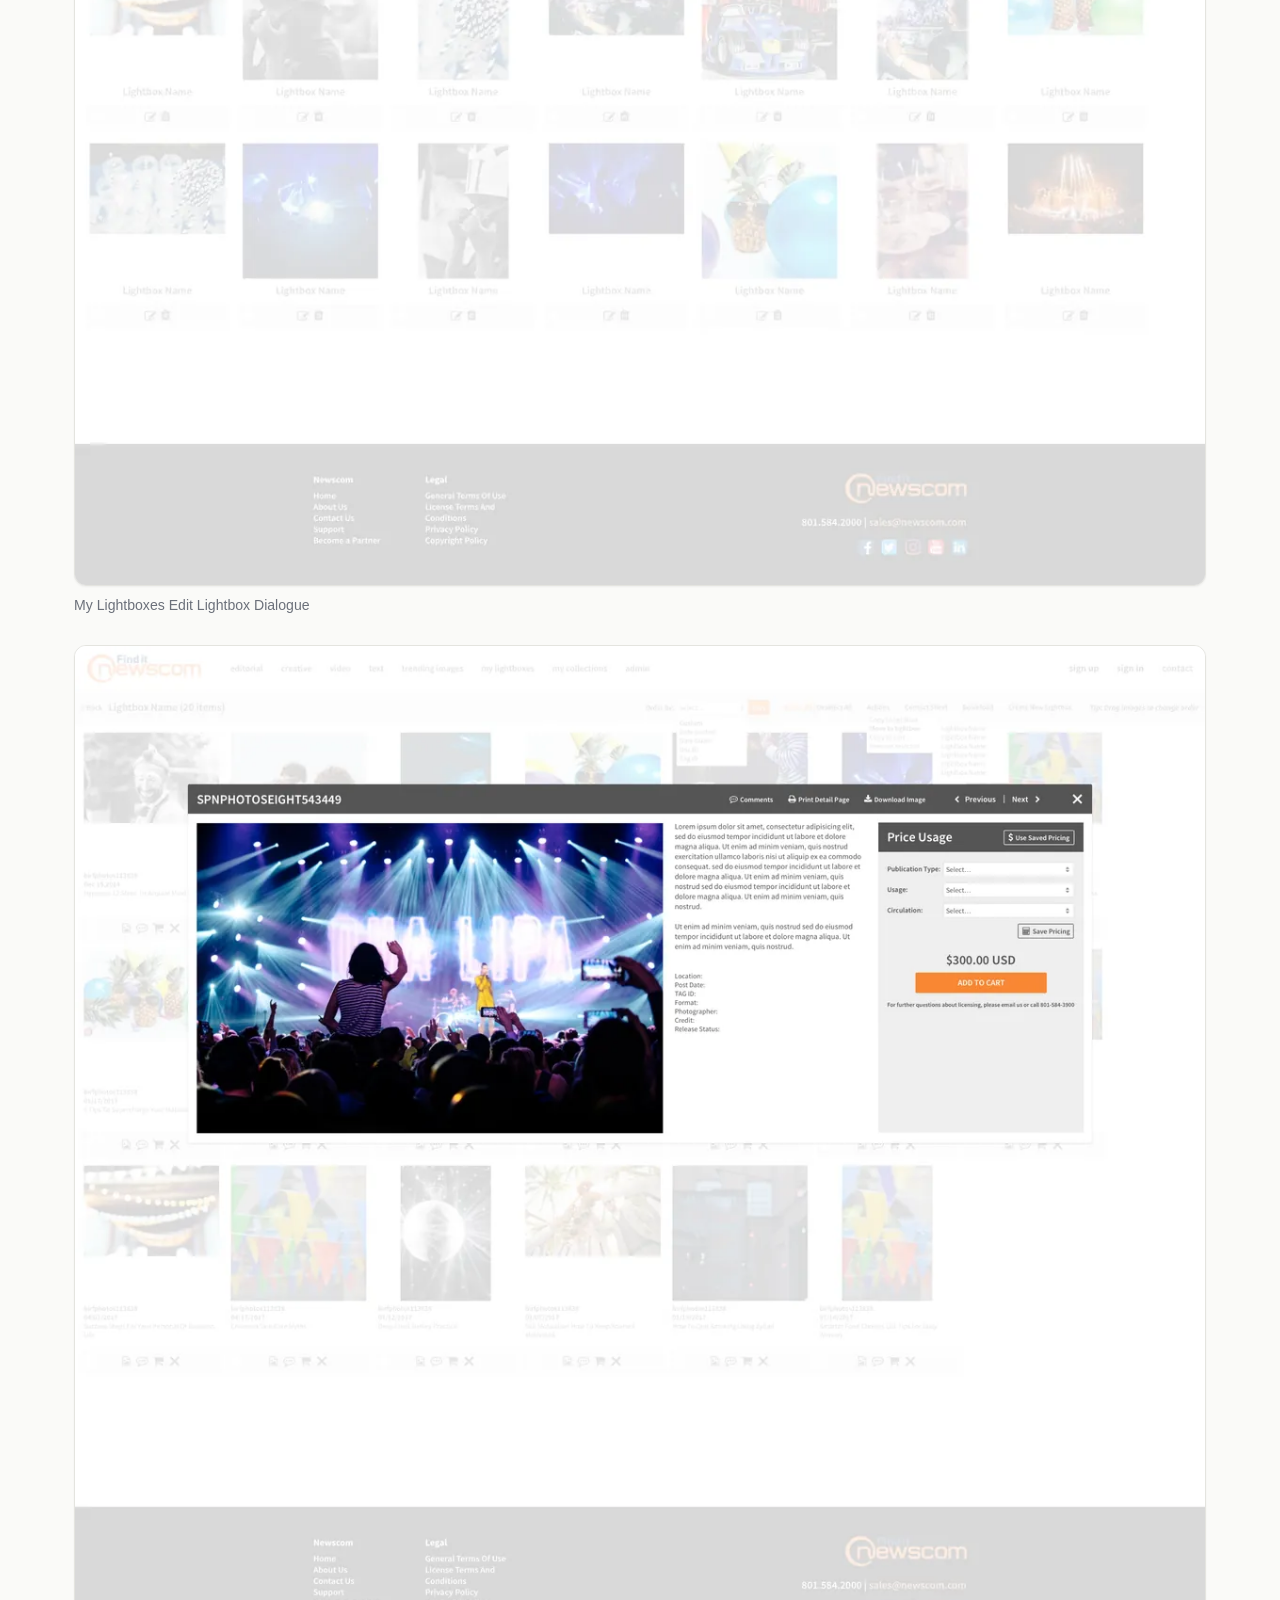
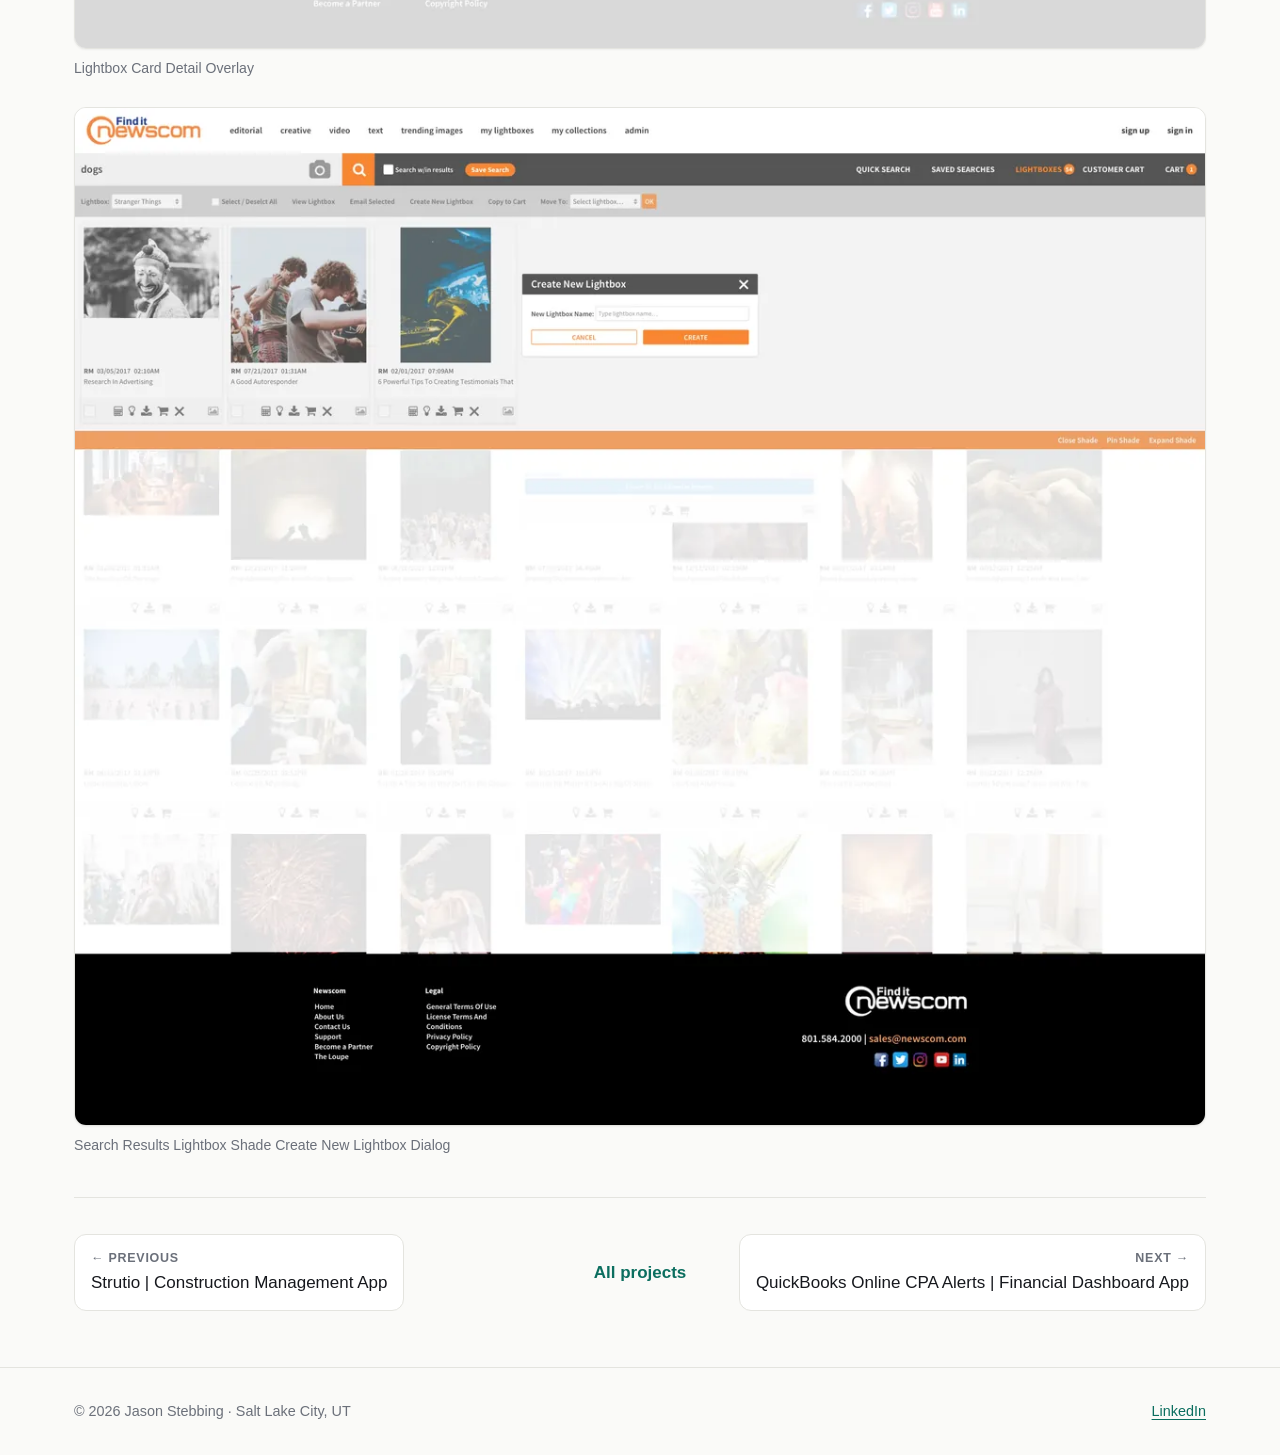
<file: projects/newscom-desktop-redesign.html>
<!doctype html>
<html lang="en">
<head>
<meta charset="utf-8">
<meta name="viewport" content="width=device-width, initial-scale=1">
<title>Newscom.com | Desktop Redesign | Jason Stebbing</title>
<meta name="description" content="Newscom.com: Desktop Redesign. Product design work by Jason Stebbing.">
<link rel="stylesheet" href="../css/style.css">
<link rel="icon" href="data:image/svg+xml,%3Csvg xmlns='http://www.w3.org/2000/svg' viewBox='0 0 64 64'%3E%3Crect width='64' height='64' rx='14' fill='%230b6e5f'/%3E%3Ctext x='32' y='42' font-family='Arial' font-size='28' font-weight='700' fill='white' text-anchor='middle'%3EJS%3C/text%3E%3C/svg%3E">
</head>
<body>
<a class="skip" href="#main">Skip to content</a>
<header class="site-header"><div class="wrap">
<a class="brand" href="../index.html">Jason Stebbing <span>· Product Marketing &amp; Design</span></a>
<nav aria-label="Primary"><ul class="nav">
<li><a href="../index.html#work">Work</a></li>
<li><a href="../nanaroo.html">Nanaroo</a></li>
<li><a href="../index.html#projects" aria-current="page">Projects</a></li>
<li><a href="../index.html#about">About</a></li>
<li><a href="../index.html#contact">Contact</a></li>
</ul></nav></div></header>
<main id="main">

<div class="page-head"><div class="wrap">
<p class="crumb"><a href="../index.html">Home</a> / <a href="../index.html#projects">Previous projects</a> / 07 of 12</p>
<h1>Newscom.com <span style="color:var(--ink-3);font-weight:500">| Desktop Redesign</span></h1>

<dl class="meta">
<div><dt>For</dt><dd>Mainstream Data / Newscom</dd></div>
<div><dt>My role</dt><dd>Product marketing and UX/UI design lead</dd></div>
<div><dt>Goal</dt><dd>Redesign the Newscom.com desktop site to improve image discovery and the path to licensing.</dd></div>
</dl>
<p class="note">Click any image to open it at full size.</p>
</div></div>
<section class="block" aria-label="Desktop"><div class="wrap"><h2>Desktop</h2><div class="shots"><figure class="shot"><a href="../assets/newscom-desktop-redesign/01-desktop-home-double-tickers.webp" title="Open full-size image"><img src="../assets/newscom-desktop-redesign/01-desktop-home-double-tickers-1200.webp" srcset="../assets/newscom-desktop-redesign/01-desktop-home-double-tickers-1200.webp 1200w, ../assets/newscom-desktop-redesign/01-desktop-home-double-tickers.webp 2400w" sizes="(max-width: 1180px) 100vw, 1132px" width="1200" height="1336" loading="lazy" decoding="async" alt="Newscom.com desktop screen: Home Double Tickers"></a><figcaption>Home Double Tickers</figcaption></figure><figure class="shot"><a href="../assets/newscom-desktop-redesign/02-desktop-trending-images-and-topics-1.webp" title="Open full-size image"><img src="../assets/newscom-desktop-redesign/02-desktop-trending-images-and-topics-1-1200.webp" srcset="../assets/newscom-desktop-redesign/02-desktop-trending-images-and-topics-1-1200.webp 1200w, ../assets/newscom-desktop-redesign/02-desktop-trending-images-and-topics-1.webp 2400w" sizes="(max-width: 1180px) 100vw, 1132px" width="1200" height="1252" loading="lazy" decoding="async" alt="Newscom.com desktop screen: Trending Images and Topics"></a><figcaption>Trending Images and Topics</figcaption></figure><figure class="shot"><a href="../assets/newscom-desktop-redesign/03-desktop-search-results-via-image-upload-search.webp" title="Open full-size image"><img src="../assets/newscom-desktop-redesign/03-desktop-search-results-via-image-upload-search-1200.webp" srcset="../assets/newscom-desktop-redesign/03-desktop-search-results-via-image-upload-search-1200.webp 1200w, ../assets/newscom-desktop-redesign/03-desktop-search-results-via-image-upload-search.webp 2400w" sizes="(max-width: 1180px) 100vw, 1132px" width="1200" height="937" loading="lazy" decoding="async" alt="Newscom.com desktop screen: Search Results Via Image Upload Search"></a><figcaption>Search Results Via Image Upload Search</figcaption></figure><figure class="shot"><a href="../assets/newscom-desktop-redesign/04-desktop-search-results-search-by-image-filter-displayed.webp" title="Open full-size image"><img src="../assets/newscom-desktop-redesign/04-desktop-search-results-search-by-image-filter-displayed-1200.webp" srcset="../assets/newscom-desktop-redesign/04-desktop-search-results-search-by-image-filter-displayed-1200.webp 1200w, ../assets/newscom-desktop-redesign/04-desktop-search-results-search-by-image-filter-displayed.webp 2400w" sizes="(max-width: 1180px) 100vw, 1132px" width="1200" height="1002" loading="lazy" decoding="async" alt="Newscom.com desktop screen: Search Results Search by Image Filter Displayed"></a><figcaption>Search Results Search by Image Filter Displayed</figcaption></figure><figure class="shot"><a href="../assets/newscom-desktop-redesign/05-desktop-my-lightboxes-grid-view-large-cards.webp" title="Open full-size image"><img src="../assets/newscom-desktop-redesign/05-desktop-my-lightboxes-grid-view-large-cards-1200.webp" srcset="../assets/newscom-desktop-redesign/05-desktop-my-lightboxes-grid-view-large-cards-1200.webp 1200w, ../assets/newscom-desktop-redesign/05-desktop-my-lightboxes-grid-view-large-cards.webp 2400w" sizes="(max-width: 1180px) 100vw, 1132px" width="1200" height="972" loading="lazy" decoding="async" alt="Newscom.com desktop screen: My Lightboxes Grid View (Large Cards)"></a><figcaption>My Lightboxes Grid View (Large Cards)</figcaption></figure><figure class="shot"><a href="../assets/newscom-desktop-redesign/06-desktop-my-lightboxes-edit-lightbox-dialogue.webp" title="Open full-size image"><img src="../assets/newscom-desktop-redesign/06-desktop-my-lightboxes-edit-lightbox-dialogue-1200.webp" srcset="../assets/newscom-desktop-redesign/06-desktop-my-lightboxes-edit-lightbox-dialogue-1200.webp 1200w, ../assets/newscom-desktop-redesign/06-desktop-my-lightboxes-edit-lightbox-dialogue.webp 2400w" sizes="(max-width: 1180px) 100vw, 1132px" width="1200" height="986" loading="lazy" decoding="async" alt="Newscom.com desktop screen: My Lightboxes Edit Lightbox Dialogue"></a><figcaption>My Lightboxes Edit Lightbox Dialogue</figcaption></figure><figure class="shot"><a href="../assets/newscom-desktop-redesign/07-desktop-lightbox-card-detail-overlay.webp" title="Open full-size image"><img src="../assets/newscom-desktop-redesign/07-desktop-lightbox-card-detail-overlay-1200.webp" srcset="../assets/newscom-desktop-redesign/07-desktop-lightbox-card-detail-overlay-1200.webp 1200w, ../assets/newscom-desktop-redesign/07-desktop-lightbox-card-detail-overlay.webp 2400w" sizes="(max-width: 1180px) 100vw, 1132px" width="1200" height="1064" loading="lazy" decoding="async" alt="Newscom.com desktop screen: Lightbox Card Detail Overlay"></a><figcaption>Lightbox Card Detail Overlay</figcaption></figure><figure class="shot"><a href="../assets/newscom-desktop-redesign/08-desktop-search-results-lightbox-shade-create-new-lightbox-dialog.webp" title="Open full-size image"><img src="../assets/newscom-desktop-redesign/08-desktop-search-results-lightbox-shade-create-new-lightbox-dialog-1200.webp" srcset="../assets/newscom-desktop-redesign/08-desktop-search-results-lightbox-shade-create-new-lightbox-dialog-1200.webp 1200w, ../assets/newscom-desktop-redesign/08-desktop-search-results-lightbox-shade-create-new-lightbox-dialog.webp 2400w" sizes="(max-width: 1180px) 100vw, 1132px" width="1200" height="1080" loading="lazy" decoding="async" alt="Newscom.com desktop screen: Search Results Lightbox Shade Create New Lightbox Dialog"></a><figcaption>Search Results Lightbox Shade Create New Lightbox Dialog</figcaption></figure></div></div></section>

<div class="wrap"><nav class="pager" aria-label="Project navigation"><a class="prev" href="strutio.html"><small>← Previous</small>Strutio | Construction Management App</a><a class="all" href="../index.html#projects">All projects</a><a class="next" href="quickbooks-cpa-alerts.html"><small>Next →</small>QuickBooks Online CPA Alerts | Financial Dashboard App</a></nav></div>

</main>
<footer class="site-footer"><div class="wrap"><span>© 2026 Jason Stebbing · Salt Lake City, UT</span><a href="https://www.linkedin.com/in/jason-stebbing-55b4641/" rel="noopener">LinkedIn</a></div></footer>
</body>
</html>
</file>
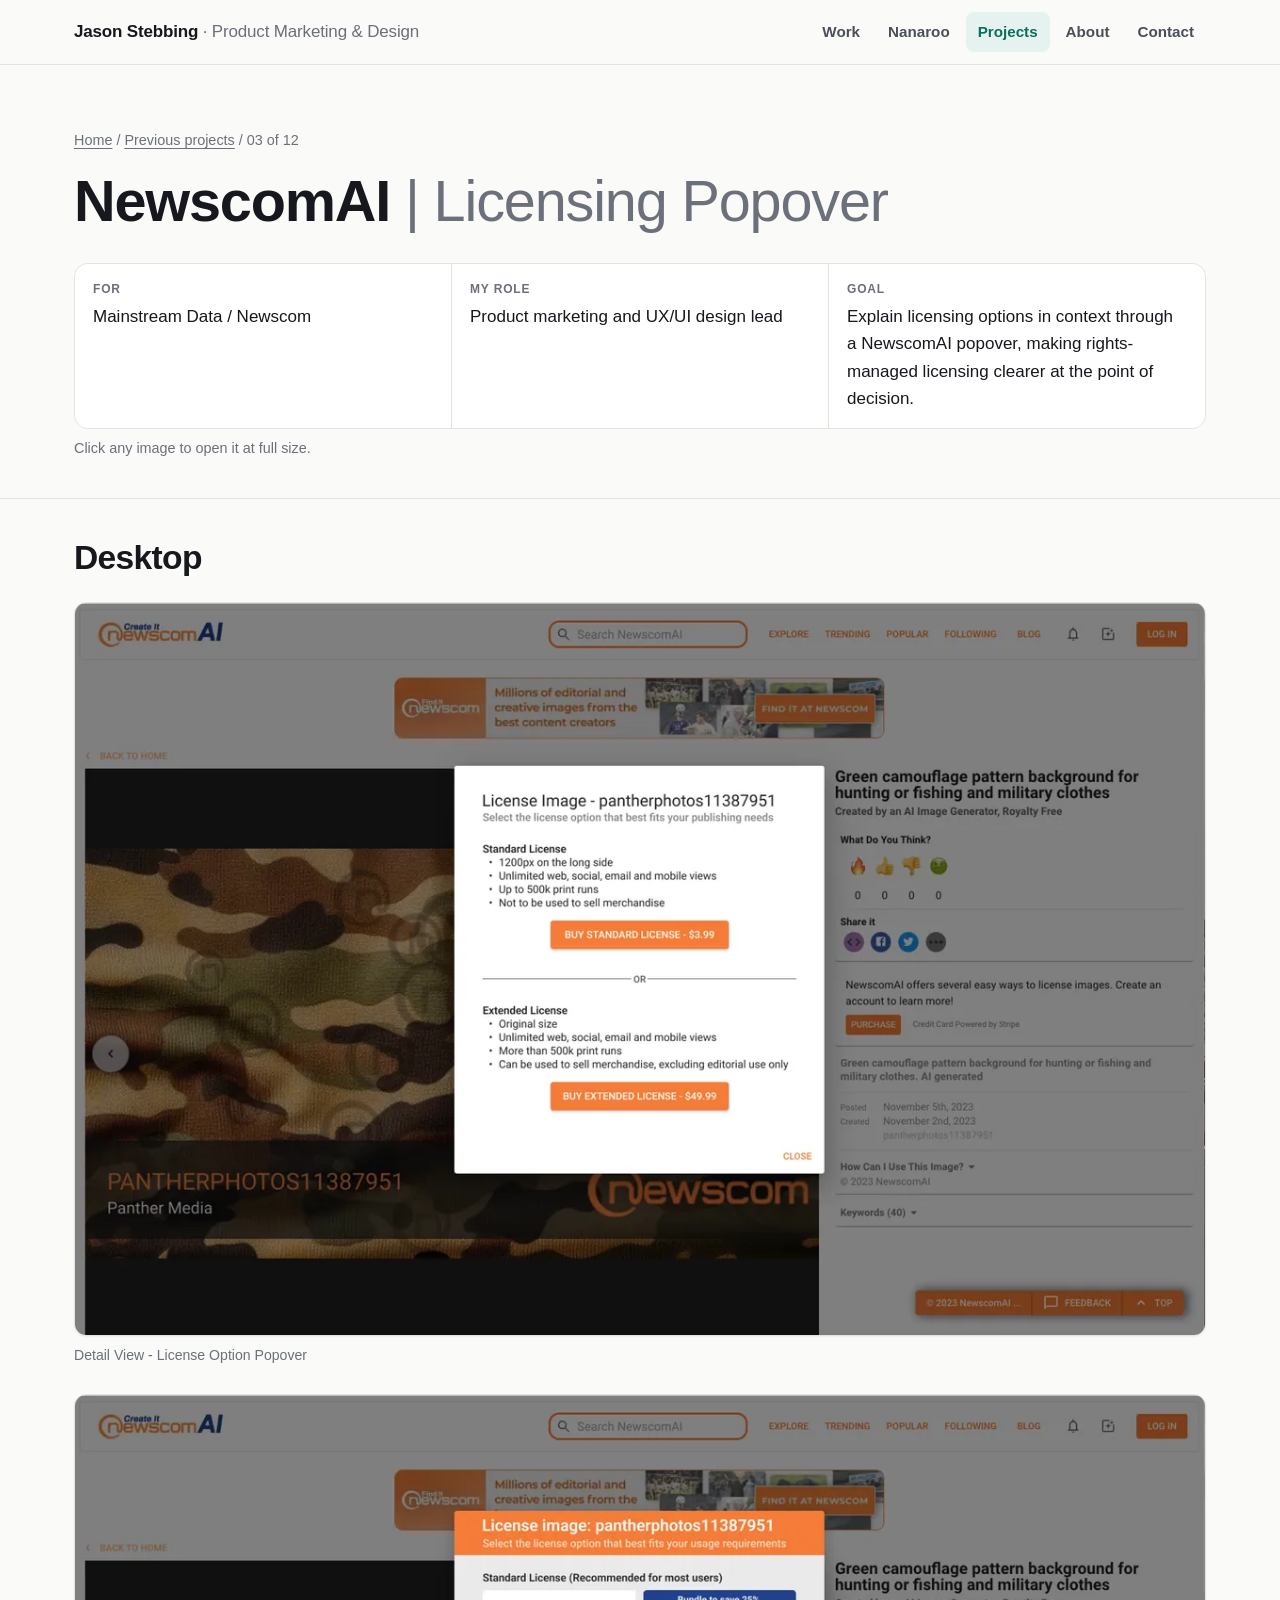
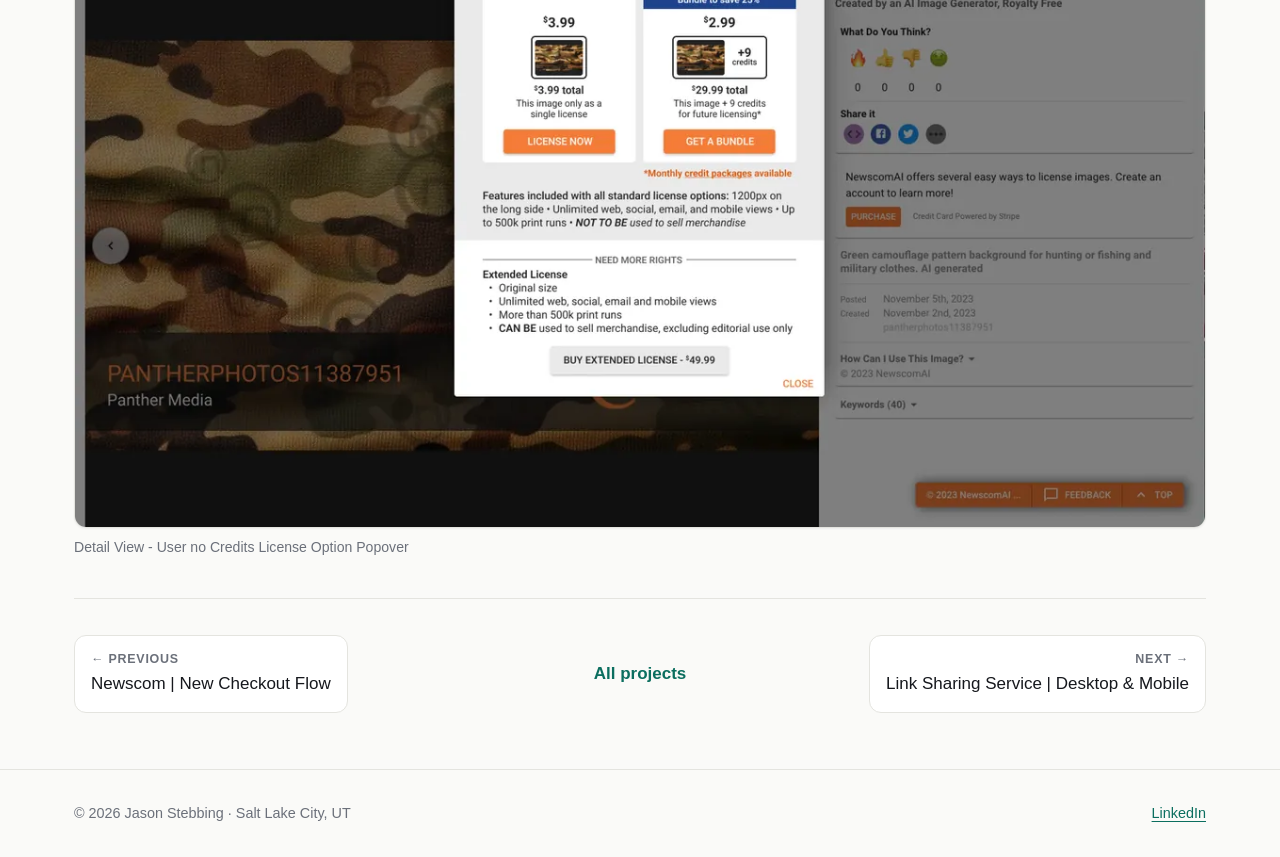
<file: projects/newscomai-licensing-popover.html>
<!doctype html>
<html lang="en">
<head>
<meta charset="utf-8">
<meta name="viewport" content="width=device-width, initial-scale=1">
<title>NewscomAI | Licensing Popover | Jason Stebbing</title>
<meta name="description" content="NewscomAI: Licensing Popover. Product design work by Jason Stebbing.">
<link rel="stylesheet" href="../css/style.css">
<link rel="icon" href="data:image/svg+xml,%3Csvg xmlns='http://www.w3.org/2000/svg' viewBox='0 0 64 64'%3E%3Crect width='64' height='64' rx='14' fill='%230b6e5f'/%3E%3Ctext x='32' y='42' font-family='Arial' font-size='28' font-weight='700' fill='white' text-anchor='middle'%3EJS%3C/text%3E%3C/svg%3E">
</head>
<body>
<a class="skip" href="#main">Skip to content</a>
<header class="site-header"><div class="wrap">
<a class="brand" href="../index.html">Jason Stebbing <span>· Product Marketing &amp; Design</span></a>
<nav aria-label="Primary"><ul class="nav">
<li><a href="../index.html#work">Work</a></li>
<li><a href="../nanaroo.html">Nanaroo</a></li>
<li><a href="../index.html#projects" aria-current="page">Projects</a></li>
<li><a href="../index.html#about">About</a></li>
<li><a href="../index.html#contact">Contact</a></li>
</ul></nav></div></header>
<main id="main">

<div class="page-head"><div class="wrap">
<p class="crumb"><a href="../index.html">Home</a> / <a href="../index.html#projects">Previous projects</a> / 03 of 12</p>
<h1>NewscomAI <span style="color:var(--ink-3);font-weight:500">| Licensing Popover</span></h1>

<dl class="meta">
<div><dt>For</dt><dd>Mainstream Data / Newscom</dd></div>
<div><dt>My role</dt><dd>Product marketing and UX/UI design lead</dd></div>
<div><dt>Goal</dt><dd>Explain licensing options in context through a NewscomAI popover, making rights-managed licensing clearer at the point of decision.</dd></div>
</dl>
<p class="note">Click any image to open it at full size.</p>
</div></div>
<section class="block" aria-label="Desktop"><div class="wrap"><h2>Desktop</h2><div class="shots"><figure class="shot"><a href="../assets/newscomai-licensing-popover/01-desktop-detail-view-license-option-popover.webp" title="Open full-size image"><img src="../assets/newscomai-licensing-popover/01-desktop-detail-view-license-option-popover-1200.webp" srcset="../assets/newscomai-licensing-popover/01-desktop-detail-view-license-option-popover-1200.webp 1200w, ../assets/newscomai-licensing-popover/01-desktop-detail-view-license-option-popover.webp 2400w" sizes="(max-width: 1180px) 100vw, 1132px" width="1200" height="777" loading="lazy" decoding="async" alt="NewscomAI desktop screen: Detail View - License Option Popover"></a><figcaption>Detail View - License Option Popover</figcaption></figure><figure class="shot"><a href="../assets/newscomai-licensing-popover/02-desktop-detail-view-user-no-credits-license-option-popover.webp" title="Open full-size image"><img src="../assets/newscomai-licensing-popover/02-desktop-detail-view-user-no-credits-license-option-popover-1200.webp" srcset="../assets/newscomai-licensing-popover/02-desktop-detail-view-user-no-credits-license-option-popover-1200.webp 1200w, ../assets/newscomai-licensing-popover/02-desktop-detail-view-user-no-credits-license-option-popover.webp 2400w" sizes="(max-width: 1180px) 100vw, 1132px" width="1200" height="777" loading="lazy" decoding="async" alt="NewscomAI desktop screen: Detail View - User no Credits License Option Popover"></a><figcaption>Detail View - User no Credits License Option Popover</figcaption></figure></div></div></section>

<div class="wrap"><nav class="pager" aria-label="Project navigation"><a class="prev" href="newscom-checkout.html"><small>← Previous</small>Newscom | New Checkout Flow</a><a class="all" href="../index.html#projects">All projects</a><a class="next" href="link-sharing-service.html"><small>Next →</small>Link Sharing Service | Desktop &amp; Mobile</a></nav></div>

</main>
<footer class="site-footer"><div class="wrap"><span>© 2026 Jason Stebbing · Salt Lake City, UT</span><a href="https://www.linkedin.com/in/jason-stebbing-55b4641/" rel="noopener">LinkedIn</a></div></footer>
</body>
</html>
</file>
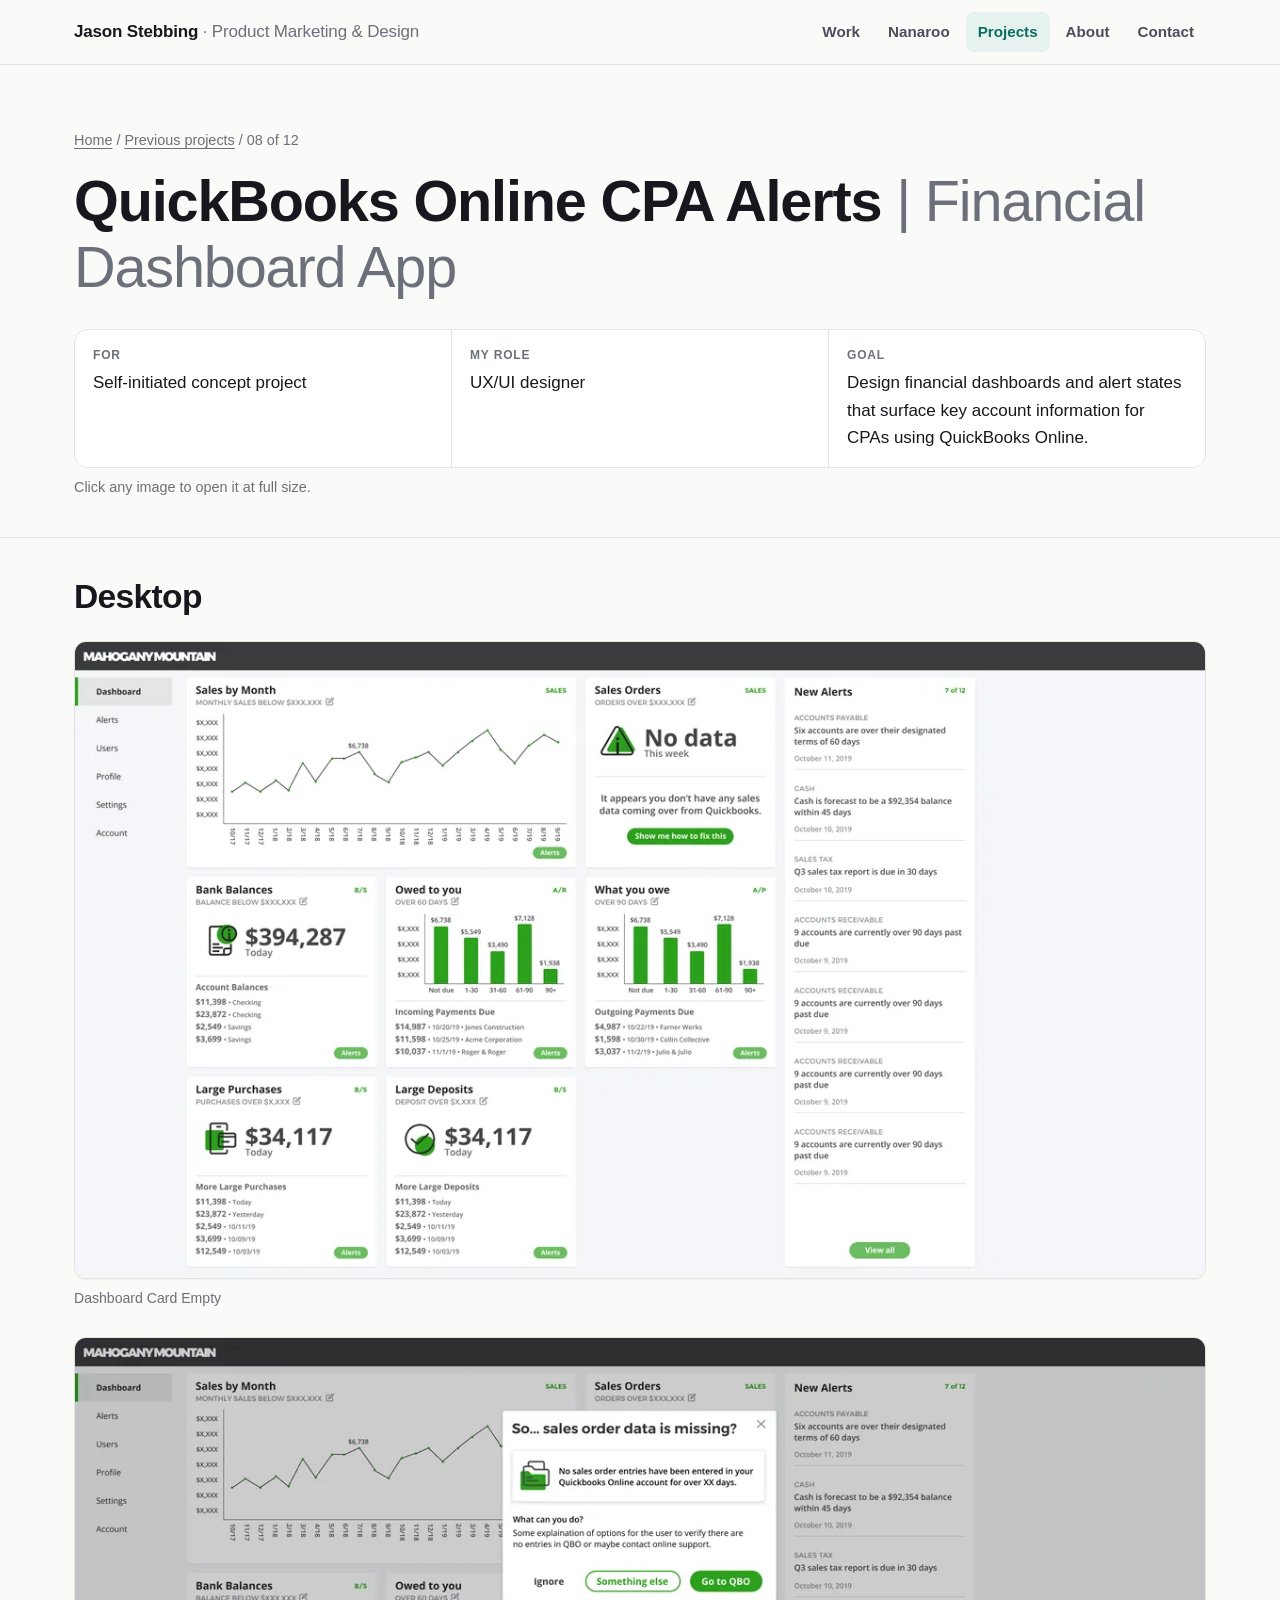
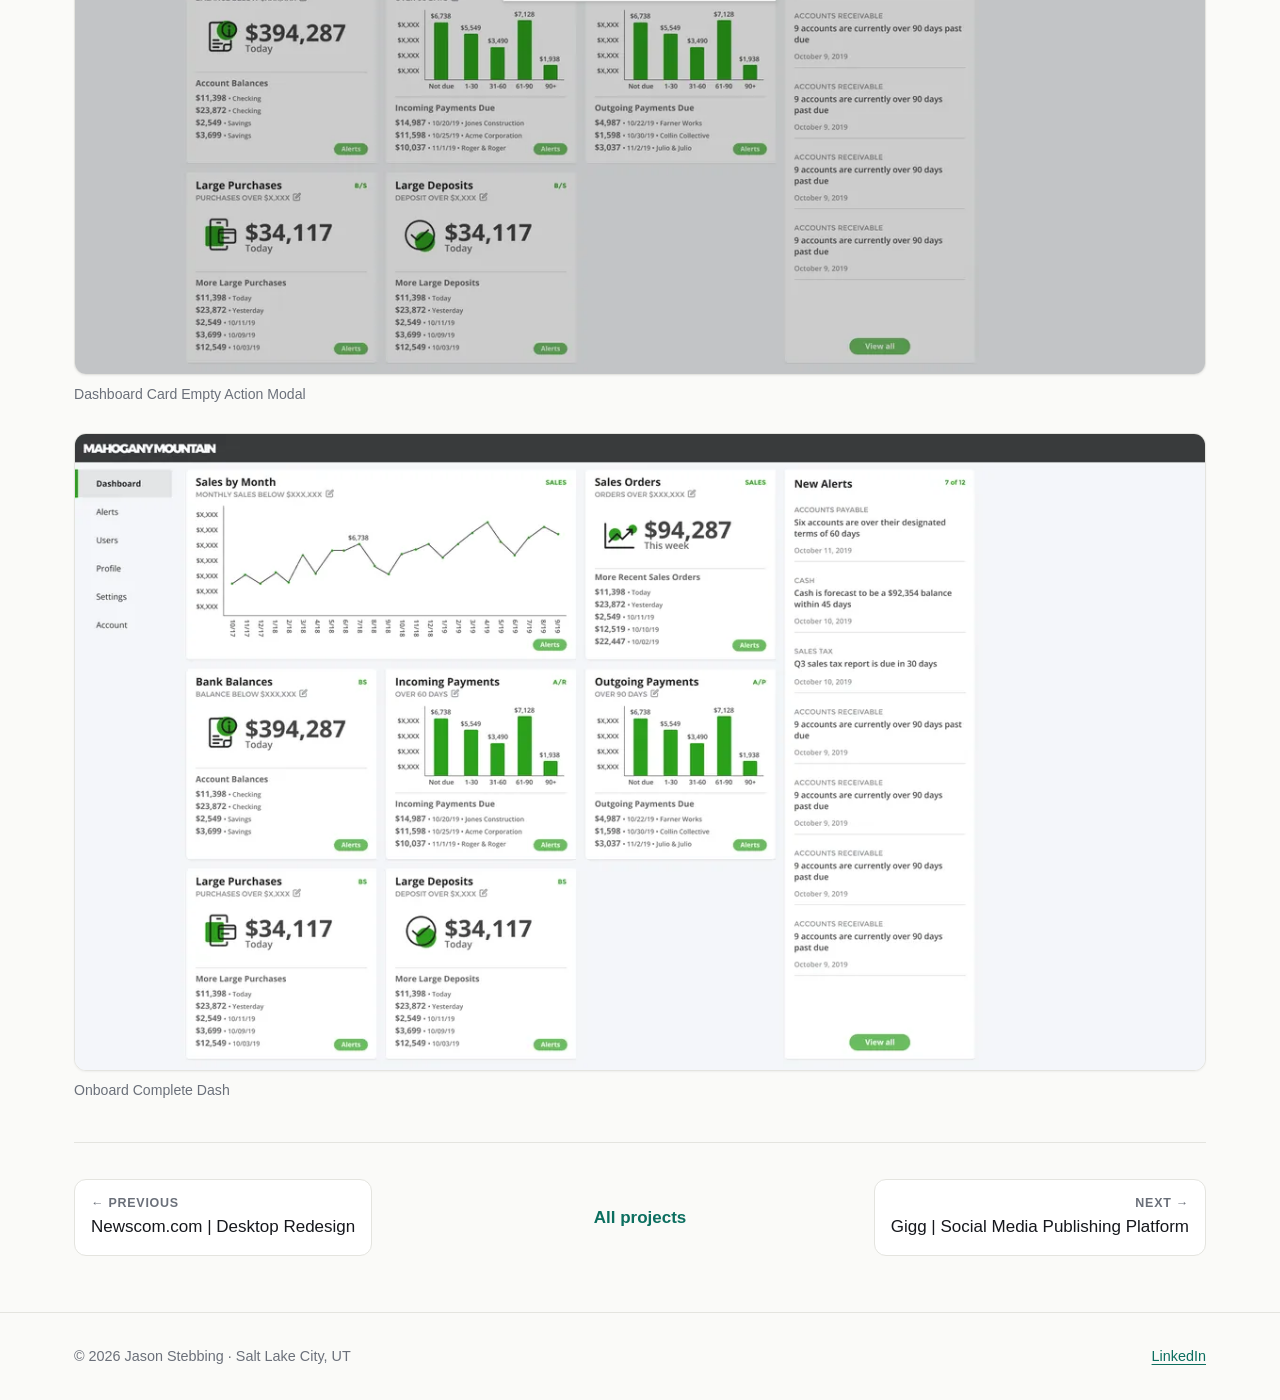
<file: projects/quickbooks-cpa-alerts.html>
<!doctype html>
<html lang="en">
<head>
<meta charset="utf-8">
<meta name="viewport" content="width=device-width, initial-scale=1">
<title>QuickBooks Online CPA Alerts | Financial Dashboard App | Jason Stebbing</title>
<meta name="description" content="QuickBooks Online CPA Alerts: Financial Dashboard App. Product design work by Jason Stebbing.">
<link rel="stylesheet" href="../css/style.css">
<link rel="icon" href="data:image/svg+xml,%3Csvg xmlns='http://www.w3.org/2000/svg' viewBox='0 0 64 64'%3E%3Crect width='64' height='64' rx='14' fill='%230b6e5f'/%3E%3Ctext x='32' y='42' font-family='Arial' font-size='28' font-weight='700' fill='white' text-anchor='middle'%3EJS%3C/text%3E%3C/svg%3E">
</head>
<body>
<a class="skip" href="#main">Skip to content</a>
<header class="site-header"><div class="wrap">
<a class="brand" href="../index.html">Jason Stebbing <span>· Product Marketing &amp; Design</span></a>
<nav aria-label="Primary"><ul class="nav">
<li><a href="../index.html#work">Work</a></li>
<li><a href="../nanaroo.html">Nanaroo</a></li>
<li><a href="../index.html#projects" aria-current="page">Projects</a></li>
<li><a href="../index.html#about">About</a></li>
<li><a href="../index.html#contact">Contact</a></li>
</ul></nav></div></header>
<main id="main">

<div class="page-head"><div class="wrap">
<p class="crumb"><a href="../index.html">Home</a> / <a href="../index.html#projects">Previous projects</a> / 08 of 12</p>
<h1>QuickBooks Online CPA Alerts <span style="color:var(--ink-3);font-weight:500">| Financial Dashboard App</span></h1>

<dl class="meta">
<div><dt>For</dt><dd>Self-initiated concept project</dd></div>
<div><dt>My role</dt><dd>UX/UI designer</dd></div>
<div><dt>Goal</dt><dd>Design financial dashboards and alert states that surface key account information for CPAs using QuickBooks Online.</dd></div>
</dl>
<p class="note">Click any image to open it at full size.</p>
</div></div>
<section class="block" aria-label="Desktop"><div class="wrap"><h2>Desktop</h2><div class="shots"><figure class="shot"><a href="../assets/quickbooks-cpa-alerts/01-desktop-dashboard-card-empty.webp" title="Open full-size image"><img src="../assets/quickbooks-cpa-alerts/01-desktop-dashboard-card-empty-1200.webp" srcset="../assets/quickbooks-cpa-alerts/01-desktop-dashboard-card-empty-1200.webp 1200w, ../assets/quickbooks-cpa-alerts/01-desktop-dashboard-card-empty.webp 1920w" sizes="(max-width: 1180px) 100vw, 1132px" width="1200" height="675" loading="lazy" decoding="async" alt="QuickBooks Online CPA Alerts desktop screen: Dashboard Card Empty"></a><figcaption>Dashboard Card Empty</figcaption></figure><figure class="shot"><a href="../assets/quickbooks-cpa-alerts/02-desktop-dashboard-card-empty-action-modal.webp" title="Open full-size image"><img src="../assets/quickbooks-cpa-alerts/02-desktop-dashboard-card-empty-action-modal-1200.webp" srcset="../assets/quickbooks-cpa-alerts/02-desktop-dashboard-card-empty-action-modal-1200.webp 1200w, ../assets/quickbooks-cpa-alerts/02-desktop-dashboard-card-empty-action-modal.webp 1920w" sizes="(max-width: 1180px) 100vw, 1132px" width="1200" height="675" loading="lazy" decoding="async" alt="QuickBooks Online CPA Alerts desktop screen: Dashboard Card Empty Action Modal"></a><figcaption>Dashboard Card Empty Action Modal</figcaption></figure><figure class="shot"><a href="../assets/quickbooks-cpa-alerts/03-desktop-onboard-complete-dash.webp" title="Open full-size image"><img src="../assets/quickbooks-cpa-alerts/03-desktop-onboard-complete-dash-1200.webp" srcset="../assets/quickbooks-cpa-alerts/03-desktop-onboard-complete-dash-1200.webp 1200w, ../assets/quickbooks-cpa-alerts/03-desktop-onboard-complete-dash.webp 1920w" sizes="(max-width: 1180px) 100vw, 1132px" width="1200" height="675" loading="lazy" decoding="async" alt="QuickBooks Online CPA Alerts desktop screen: Onboard Complete Dash"></a><figcaption>Onboard Complete Dash</figcaption></figure></div></div></section>

<div class="wrap"><nav class="pager" aria-label="Project navigation"><a class="prev" href="newscom-desktop-redesign.html"><small>← Previous</small>Newscom.com | Desktop Redesign</a><a class="all" href="../index.html#projects">All projects</a><a class="next" href="gigg.html"><small>Next →</small>Gigg | Social Media Publishing Platform</a></nav></div>

</main>
<footer class="site-footer"><div class="wrap"><span>© 2026 Jason Stebbing · Salt Lake City, UT</span><a href="https://www.linkedin.com/in/jason-stebbing-55b4641/" rel="noopener">LinkedIn</a></div></footer>
</body>
</html>
</file>
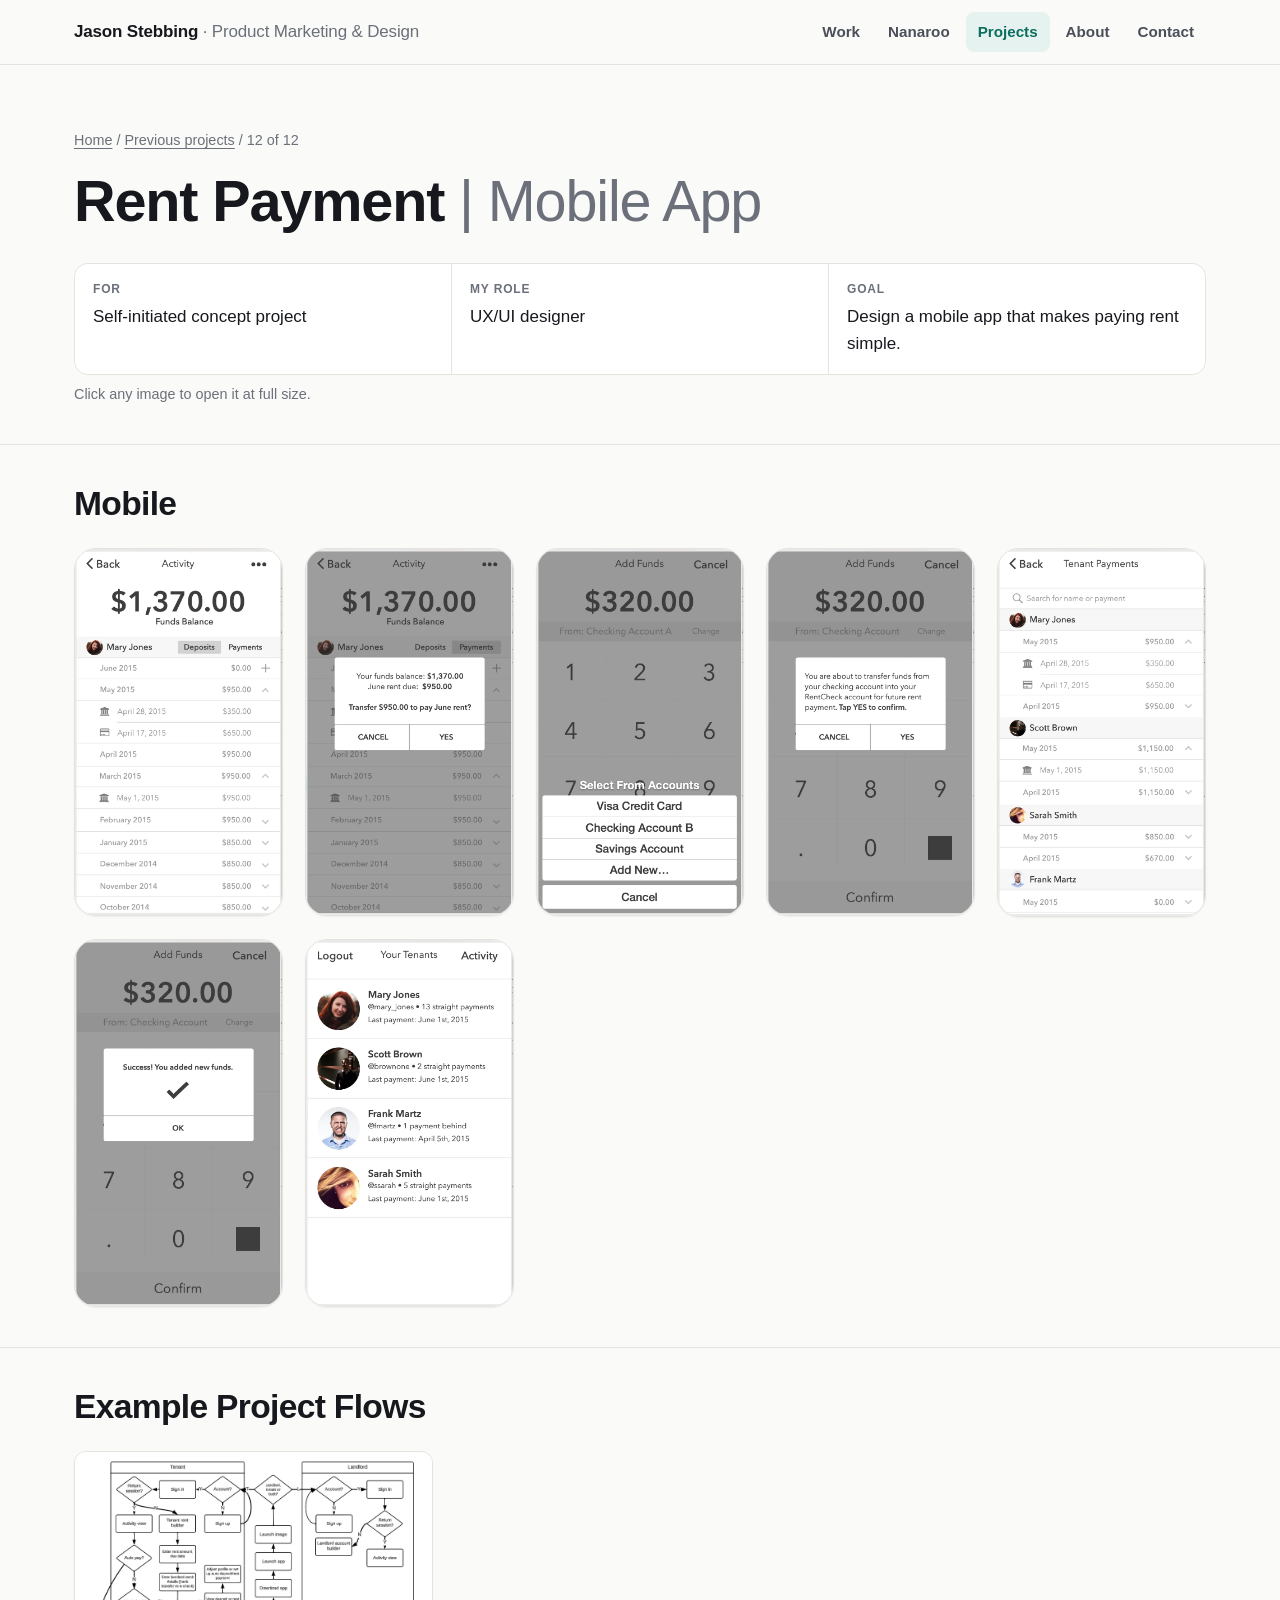
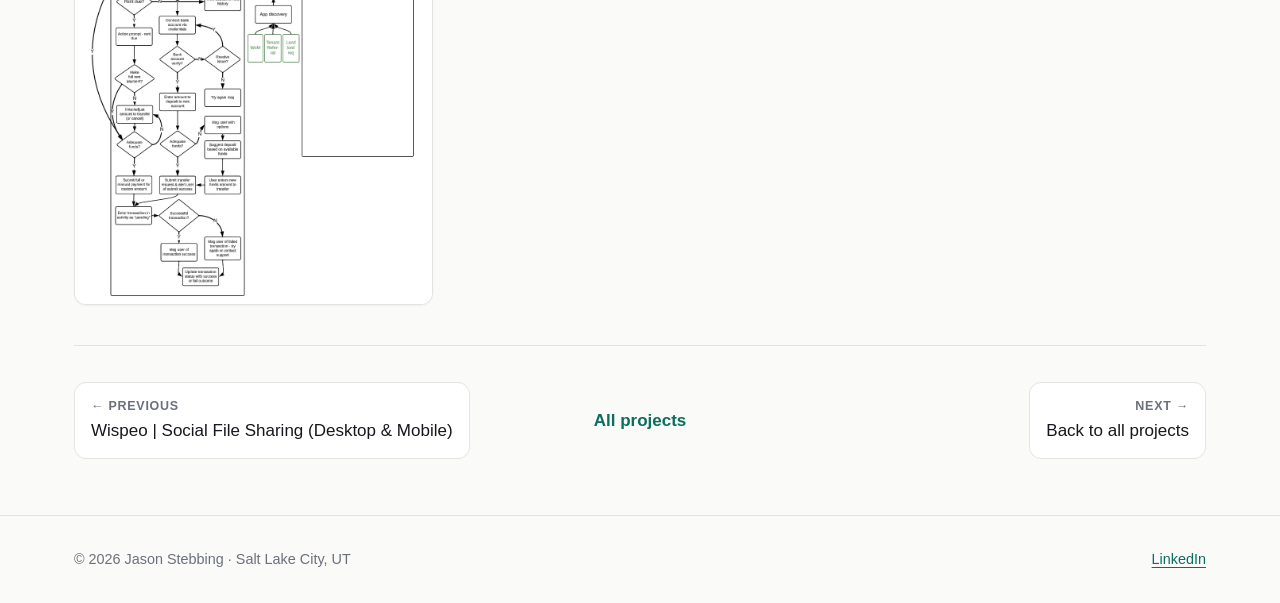
<file: projects/rent-payment.html>
<!doctype html>
<html lang="en">
<head>
<meta charset="utf-8">
<meta name="viewport" content="width=device-width, initial-scale=1">
<title>Rent Payment | Mobile App | Jason Stebbing</title>
<meta name="description" content="Rent Payment: Mobile App. Product design work by Jason Stebbing.">
<link rel="stylesheet" href="../css/style.css">
<link rel="icon" href="data:image/svg+xml,%3Csvg xmlns='http://www.w3.org/2000/svg' viewBox='0 0 64 64'%3E%3Crect width='64' height='64' rx='14' fill='%230b6e5f'/%3E%3Ctext x='32' y='42' font-family='Arial' font-size='28' font-weight='700' fill='white' text-anchor='middle'%3EJS%3C/text%3E%3C/svg%3E">
</head>
<body>
<a class="skip" href="#main">Skip to content</a>
<header class="site-header"><div class="wrap">
<a class="brand" href="../index.html">Jason Stebbing <span>· Product Marketing &amp; Design</span></a>
<nav aria-label="Primary"><ul class="nav">
<li><a href="../index.html#work">Work</a></li>
<li><a href="../nanaroo.html">Nanaroo</a></li>
<li><a href="../index.html#projects" aria-current="page">Projects</a></li>
<li><a href="../index.html#about">About</a></li>
<li><a href="../index.html#contact">Contact</a></li>
</ul></nav></div></header>
<main id="main">

<div class="page-head"><div class="wrap">
<p class="crumb"><a href="../index.html">Home</a> / <a href="../index.html#projects">Previous projects</a> / 12 of 12</p>
<h1>Rent Payment <span style="color:var(--ink-3);font-weight:500">| Mobile App</span></h1>

<dl class="meta">
<div><dt>For</dt><dd>Self-initiated concept project</dd></div>
<div><dt>My role</dt><dd>UX/UI designer</dd></div>
<div><dt>Goal</dt><dd>Design a mobile app that makes paying rent simple.</dd></div>
</dl>
<p class="note">Click any image to open it at full size.</p>
</div></div>
<section class="block" aria-label="Mobile"><div class="wrap"><h2>Mobile</h2><div class="shots phones"><figure class="shot"><a href="../assets/rent-payment/01-mobile-image-49.webp" title="Open full-size image"><img src="../assets/rent-payment/01-mobile-image-49-1200.webp" srcset="../assets/rent-payment/01-mobile-image-49-1200.webp 738w" sizes="(max-width: 600px) 50vw, 240px" width="738" height="1309" loading="lazy" decoding="async" alt="Rent Payment mobile screen 1"></a></figure><figure class="shot"><a href="../assets/rent-payment/02-mobile-image-50.webp" title="Open full-size image"><img src="../assets/rent-payment/02-mobile-image-50-1200.webp" srcset="../assets/rent-payment/02-mobile-image-50-1200.webp 738w" sizes="(max-width: 600px) 50vw, 240px" width="738" height="1309" loading="lazy" decoding="async" alt="Rent Payment mobile screen 2"></a></figure><figure class="shot"><a href="../assets/rent-payment/03-mobile-image-45.webp" title="Open full-size image"><img src="../assets/rent-payment/03-mobile-image-45-1200.webp" srcset="../assets/rent-payment/03-mobile-image-45-1200.webp 738w" sizes="(max-width: 600px) 50vw, 240px" width="738" height="1309" loading="lazy" decoding="async" alt="Rent Payment mobile screen 3"></a></figure><figure class="shot"><a href="../assets/rent-payment/04-mobile-image-47.webp" title="Open full-size image"><img src="../assets/rent-payment/04-mobile-image-47-1200.webp" srcset="../assets/rent-payment/04-mobile-image-47-1200.webp 738w" sizes="(max-width: 600px) 50vw, 240px" width="738" height="1309" loading="lazy" decoding="async" alt="Rent Payment mobile screen 4"></a></figure><figure class="shot"><a href="../assets/rent-payment/05-mobile-image-51.webp" title="Open full-size image"><img src="../assets/rent-payment/05-mobile-image-51-1200.webp" srcset="../assets/rent-payment/05-mobile-image-51-1200.webp 738w" sizes="(max-width: 600px) 50vw, 240px" width="738" height="1309" loading="lazy" decoding="async" alt="Rent Payment mobile screen 5"></a></figure><figure class="shot"><a href="../assets/rent-payment/06-mobile-image-46.webp" title="Open full-size image"><img src="../assets/rent-payment/06-mobile-image-46-1200.webp" srcset="../assets/rent-payment/06-mobile-image-46-1200.webp 738w" sizes="(max-width: 600px) 50vw, 240px" width="738" height="1309" loading="lazy" decoding="async" alt="Rent Payment mobile screen 6"></a></figure><figure class="shot"><a href="../assets/rent-payment/07-mobile-image-48.webp" title="Open full-size image"><img src="../assets/rent-payment/07-mobile-image-48-1200.webp" srcset="../assets/rent-payment/07-mobile-image-48-1200.webp 738w" sizes="(max-width: 600px) 50vw, 240px" width="738" height="1309" loading="lazy" decoding="async" alt="Rent Payment mobile screen 7"></a></figure></div></div></section>
<section class="block" aria-label="Example Project Flows"><div class="wrap"><h2>Example Project Flows</h2><div class="shots medium"><figure class="shot"><a href="../assets/rent-payment/08-example-project-flows-image-44.webp" title="Open full-size image"><img src="../assets/rent-payment/08-example-project-flows-image-44-1200.webp" srcset="../assets/rent-payment/08-example-project-flows-image-44-1200.webp 898w" sizes="(max-width: 700px) 100vw, 560px" width="898" height="1138" loading="lazy" decoding="async" alt="Rent Payment example project flows flow diagram 8"></a></figure></div></div></section>

<div class="wrap"><nav class="pager" aria-label="Project navigation"><a class="prev" href="wispeo.html"><small>← Previous</small>Wispeo | Social File Sharing (Desktop &amp; Mobile)</a><a class="all" href="../index.html#projects">All projects</a><a class="next" href="../index.html#projects"><small>Next →</small>Back to all projects</a></nav></div>

</main>
<footer class="site-footer"><div class="wrap"><span>© 2026 Jason Stebbing · Salt Lake City, UT</span><a href="https://www.linkedin.com/in/jason-stebbing-55b4641/" rel="noopener">LinkedIn</a></div></footer>
</body>
</html>
</file>
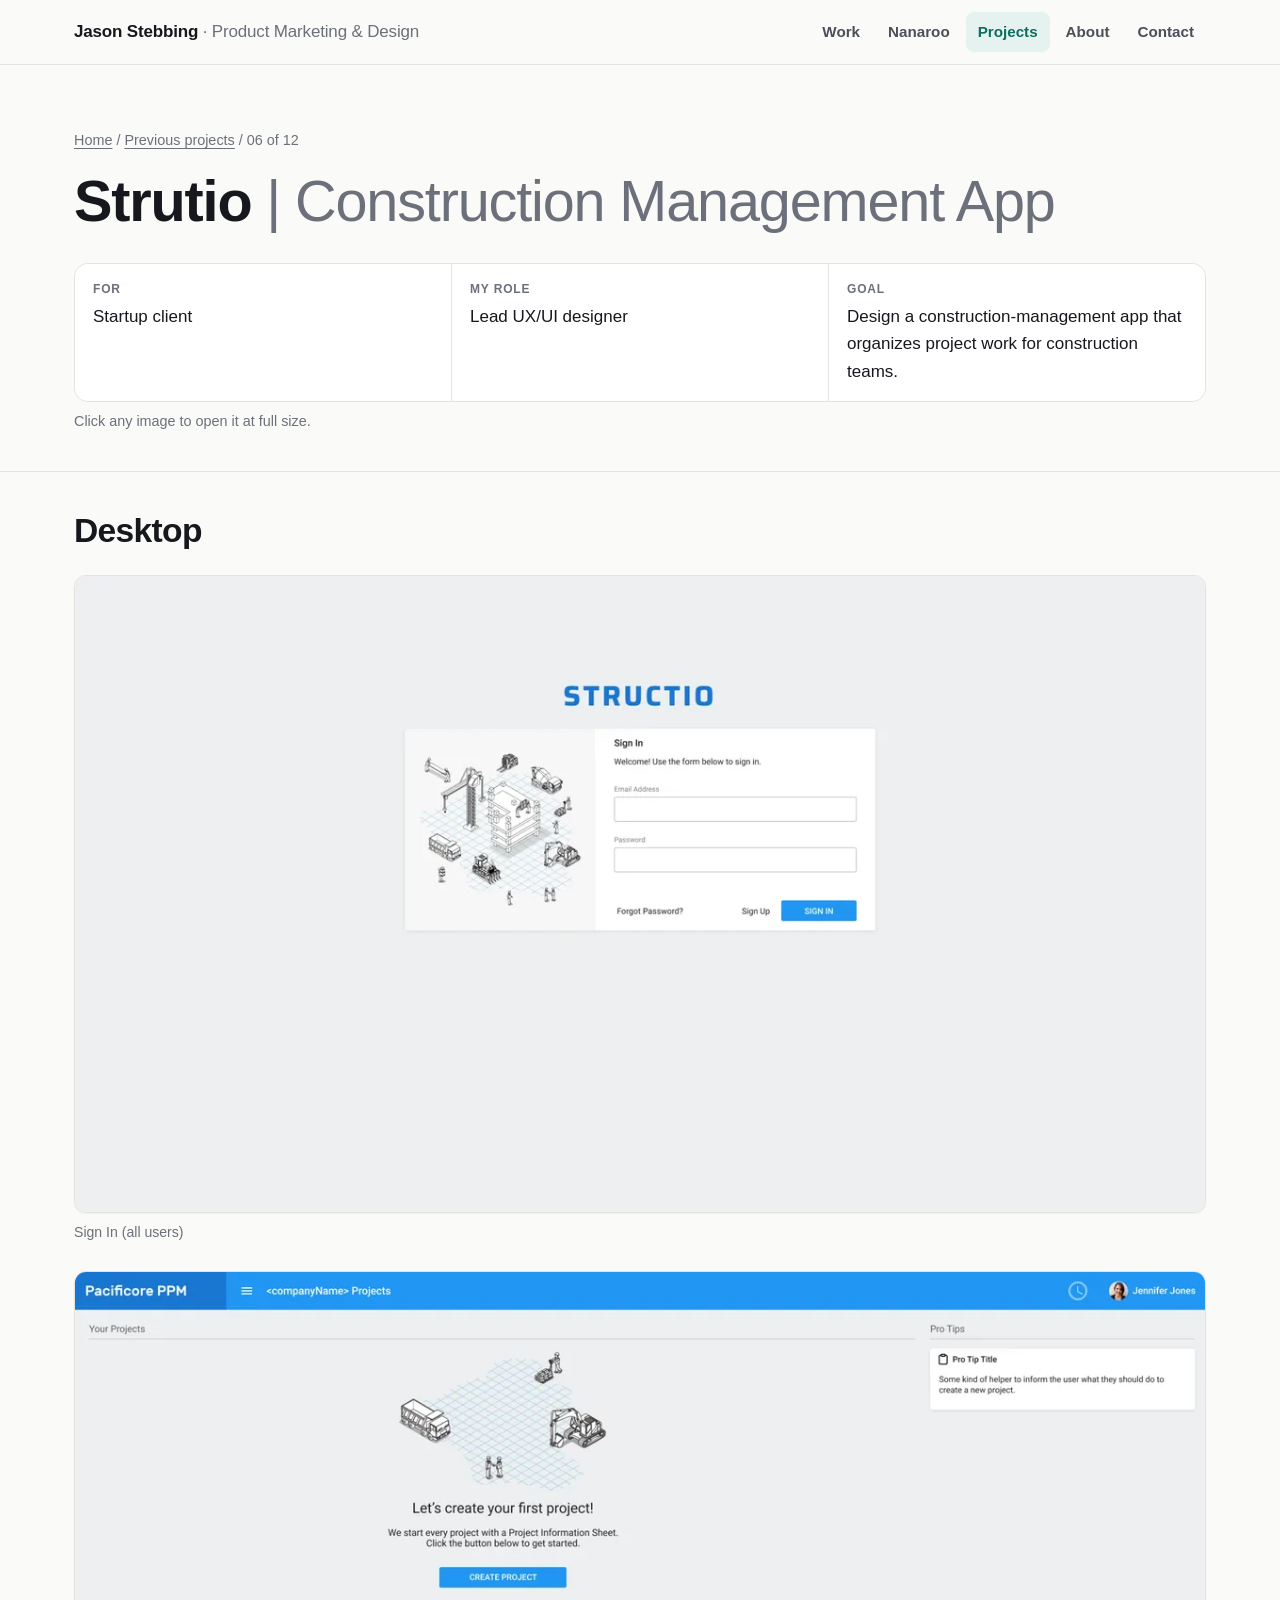
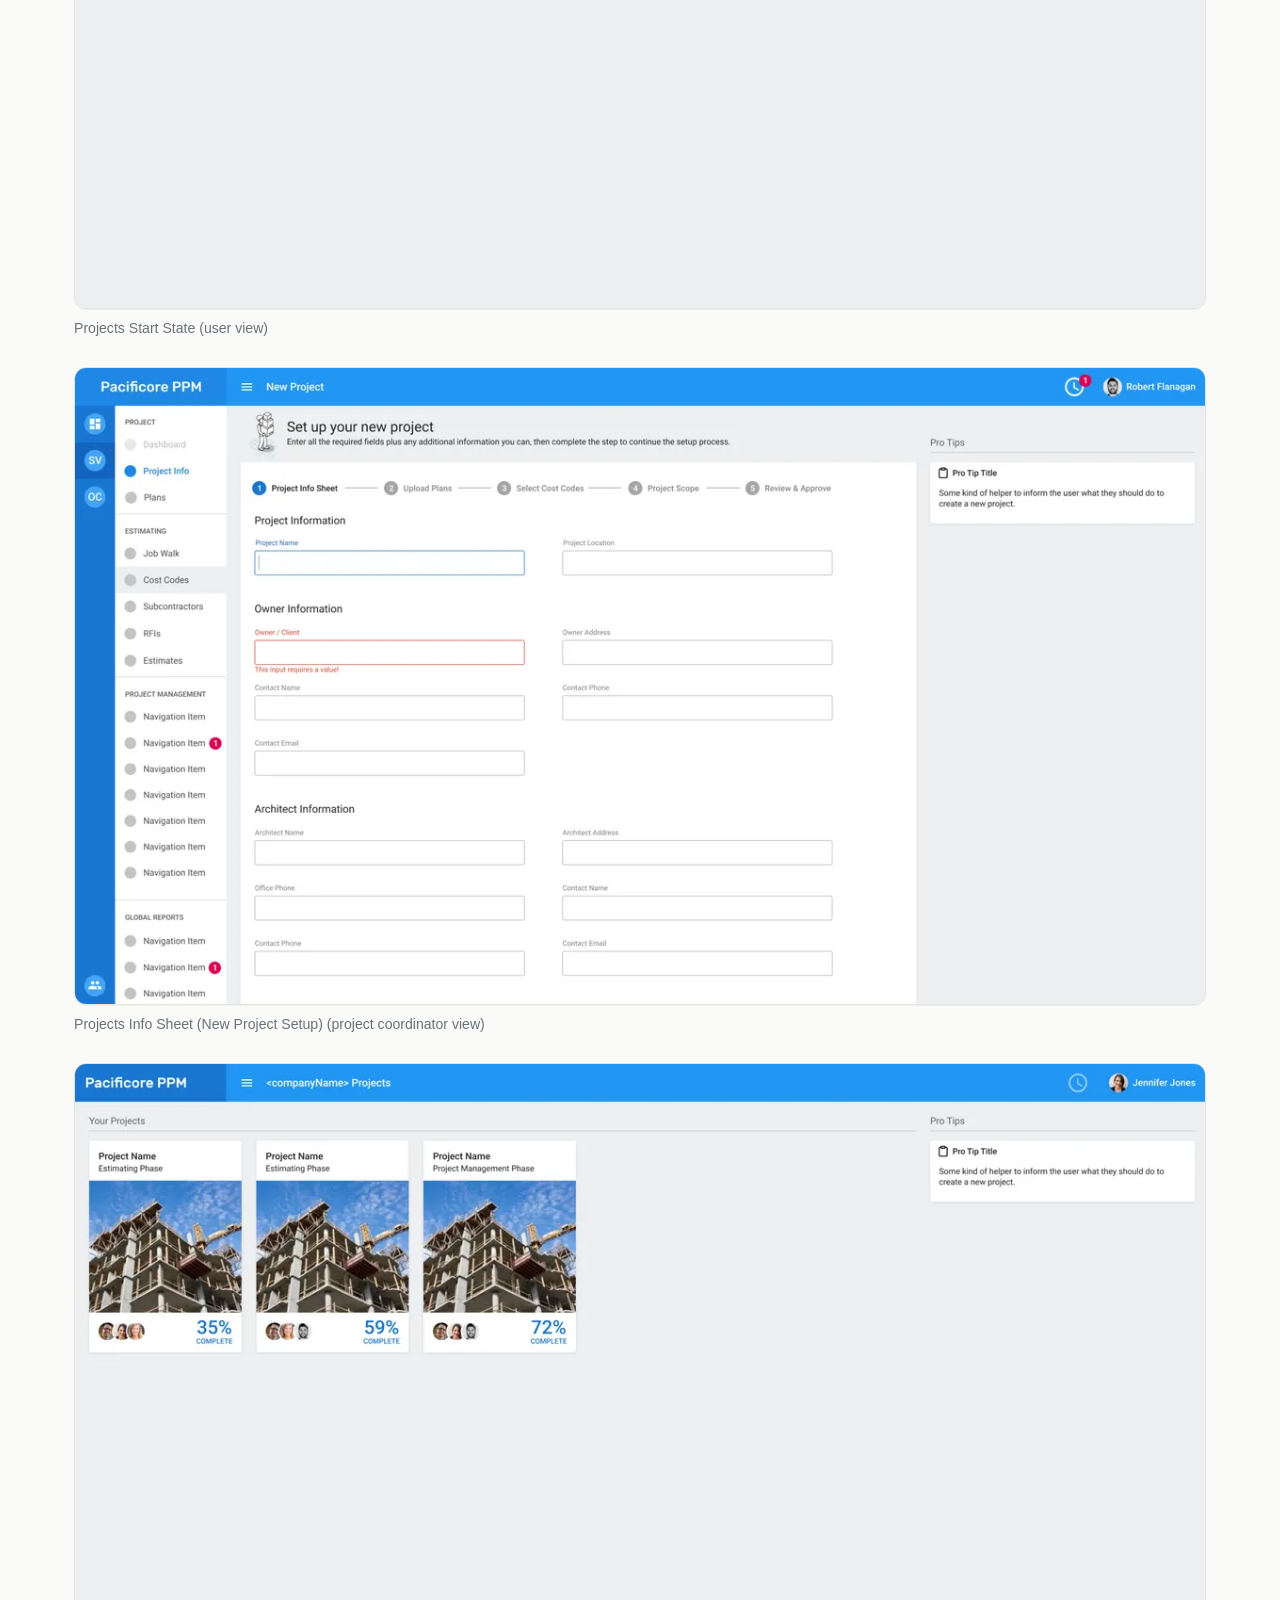
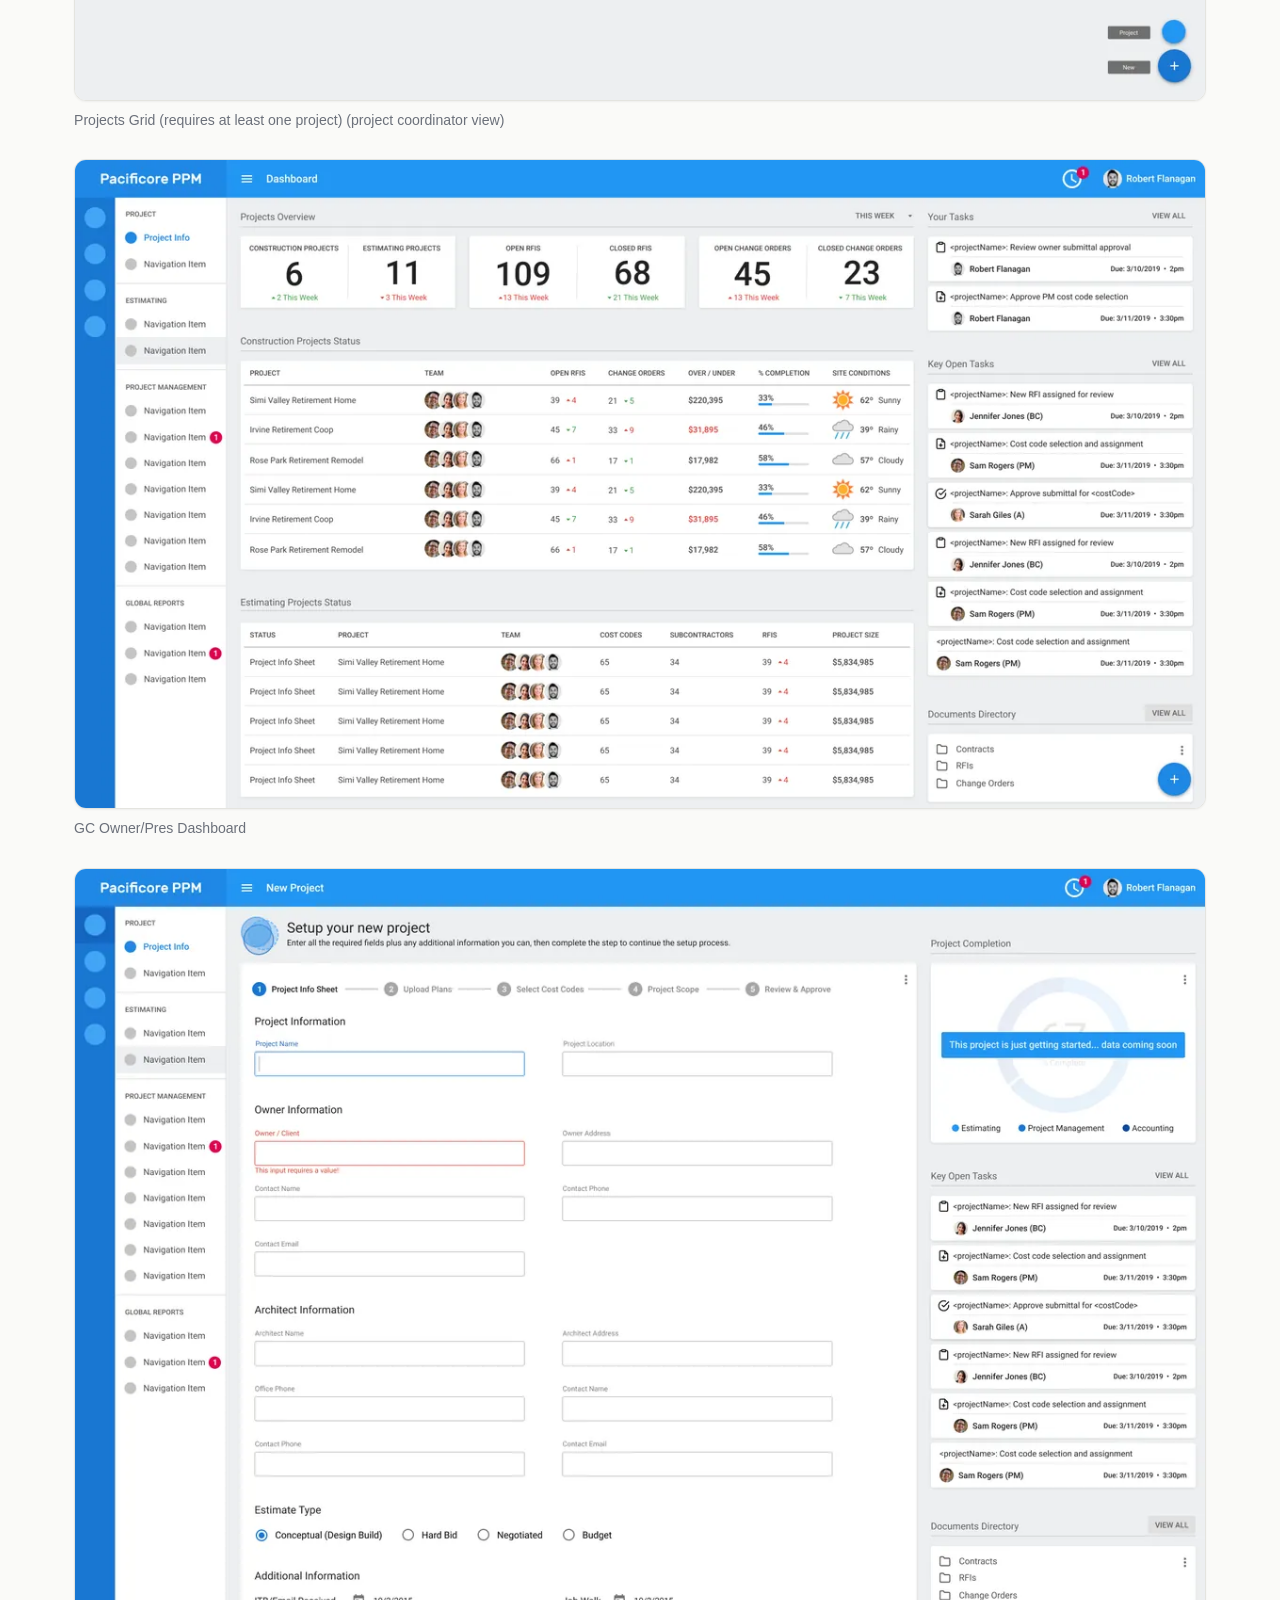
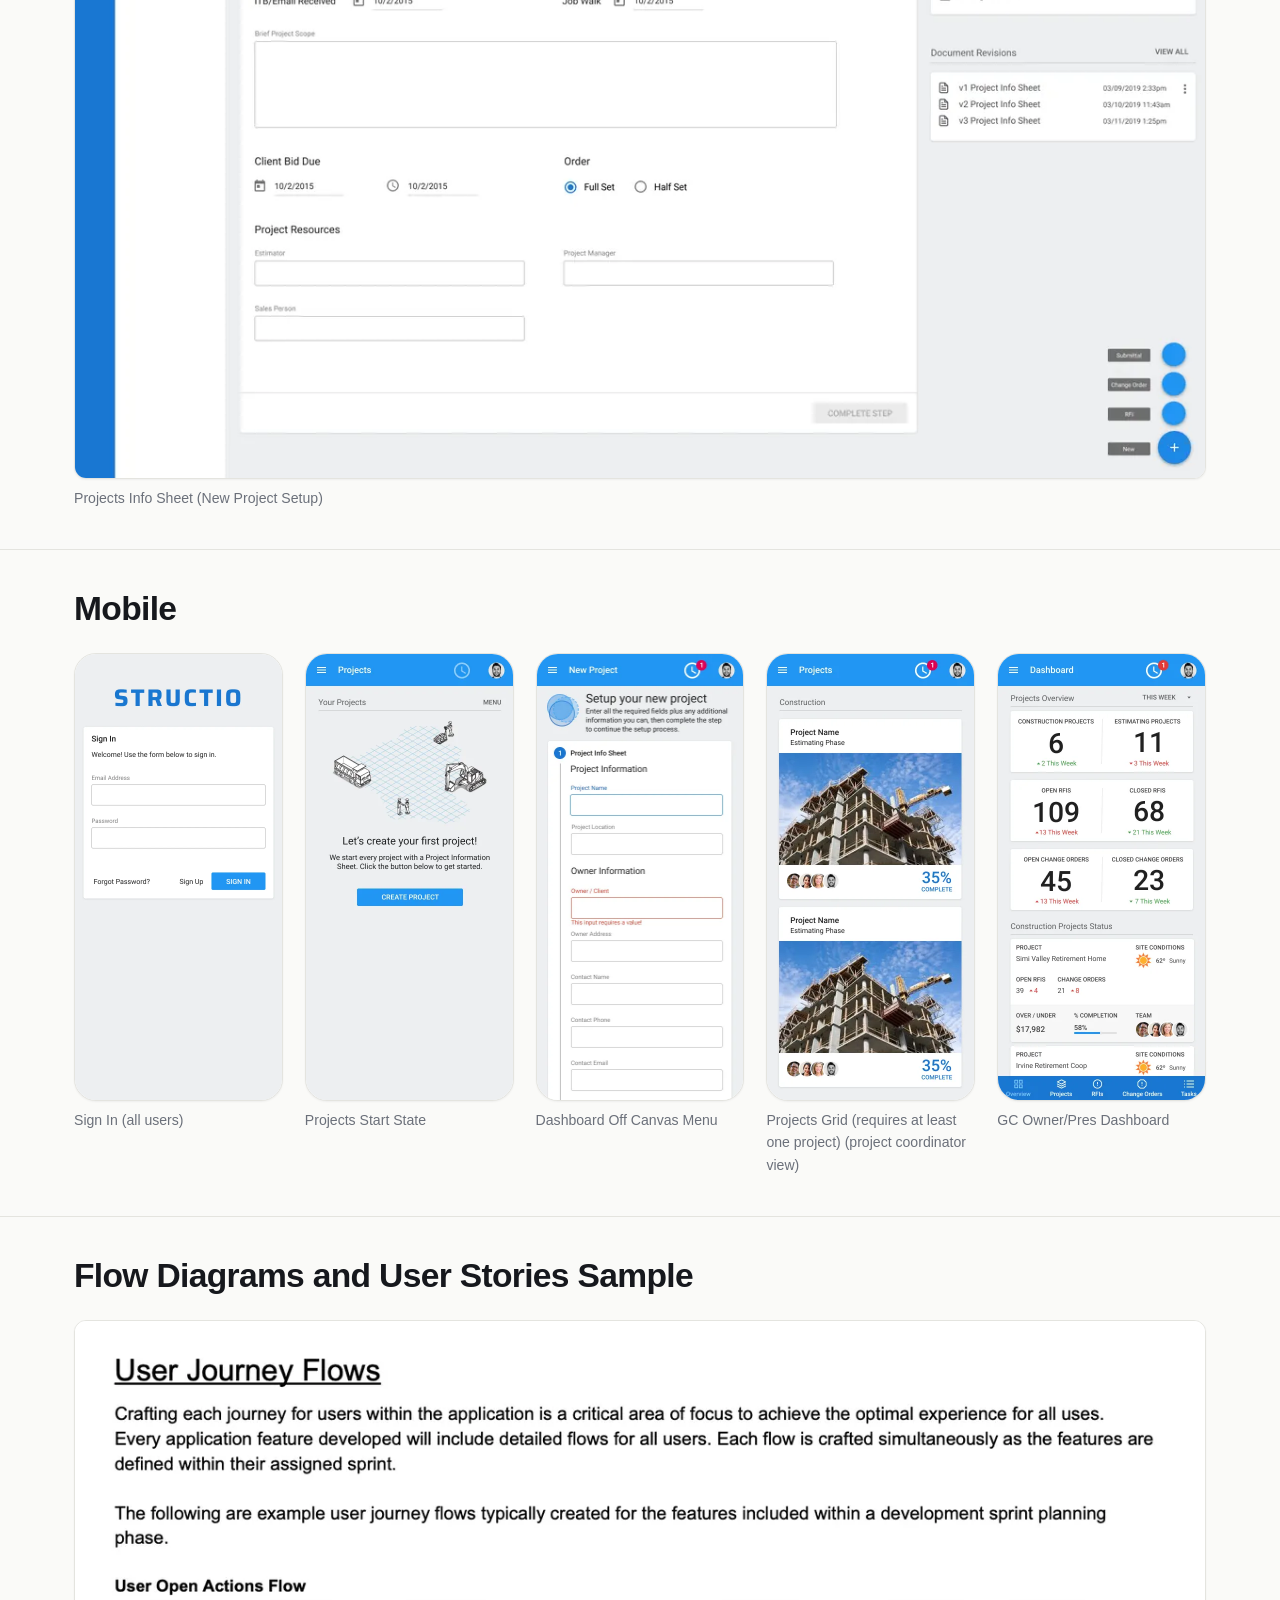
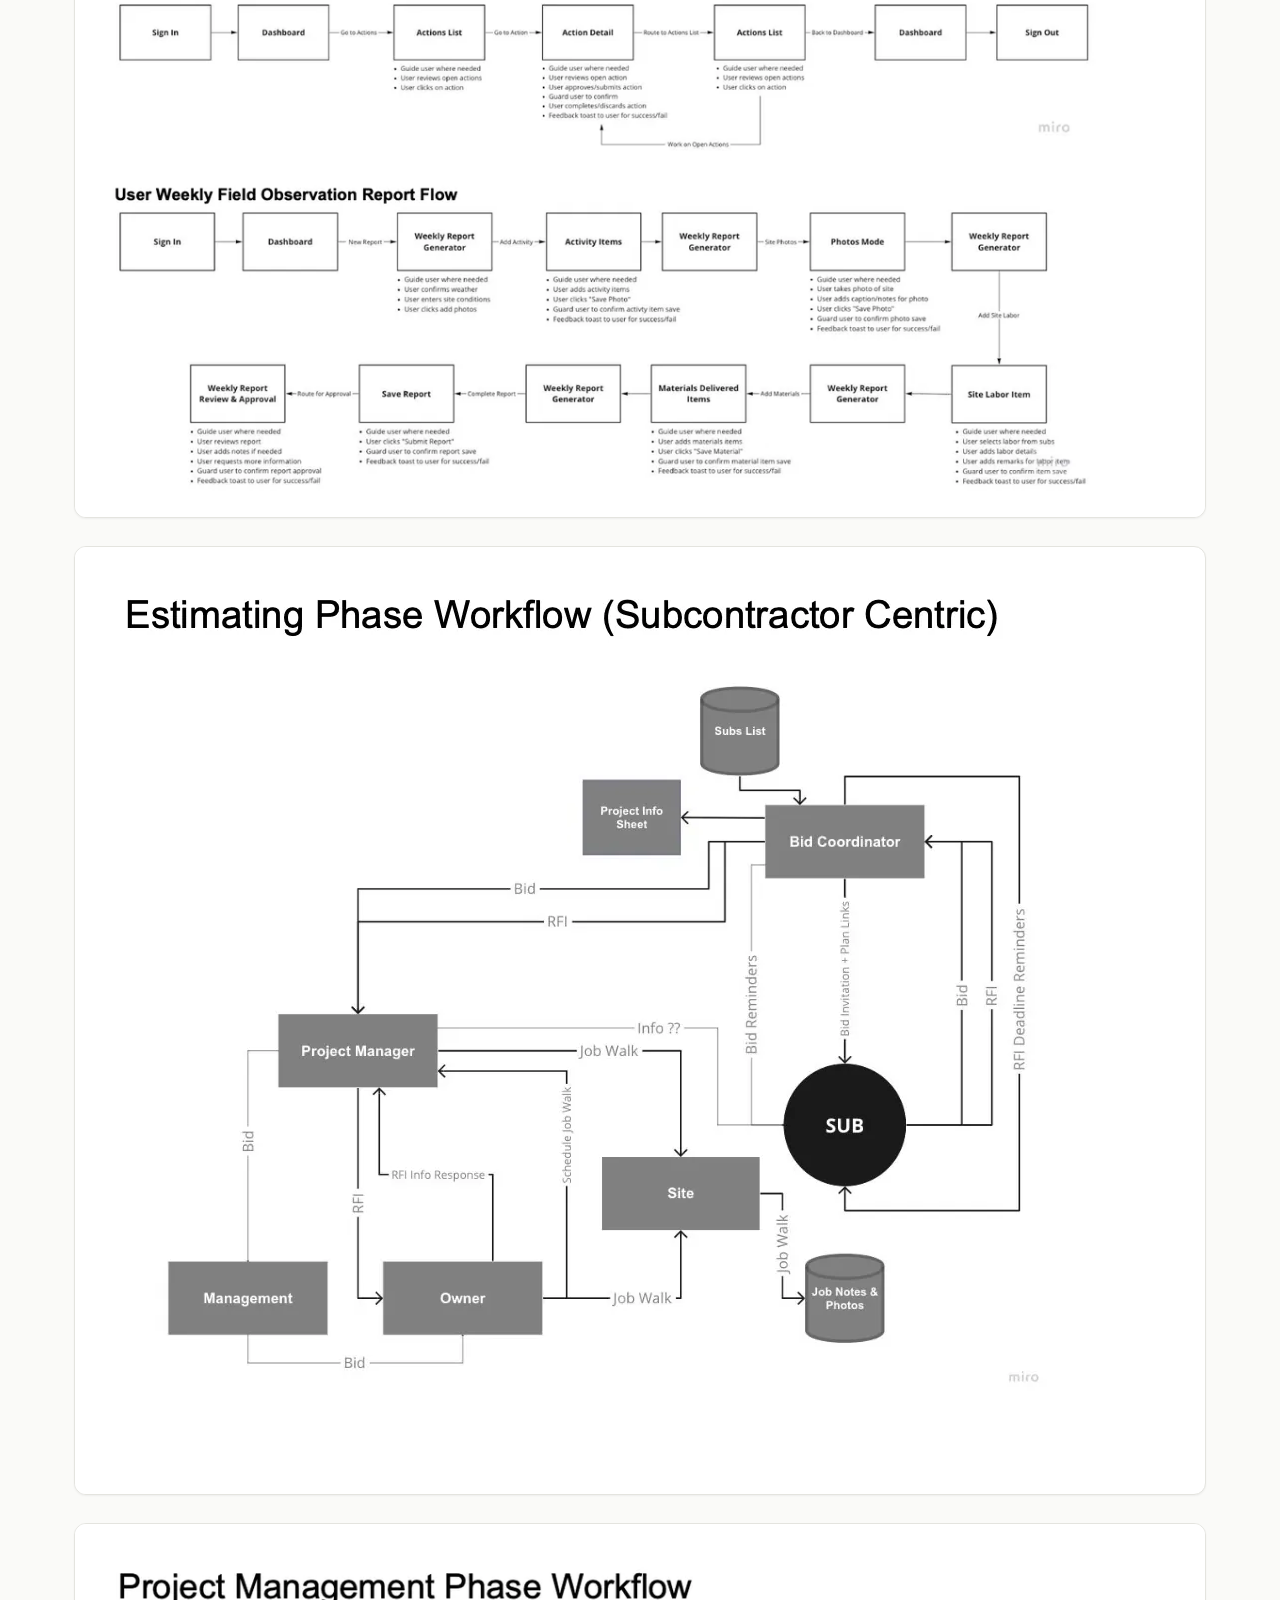
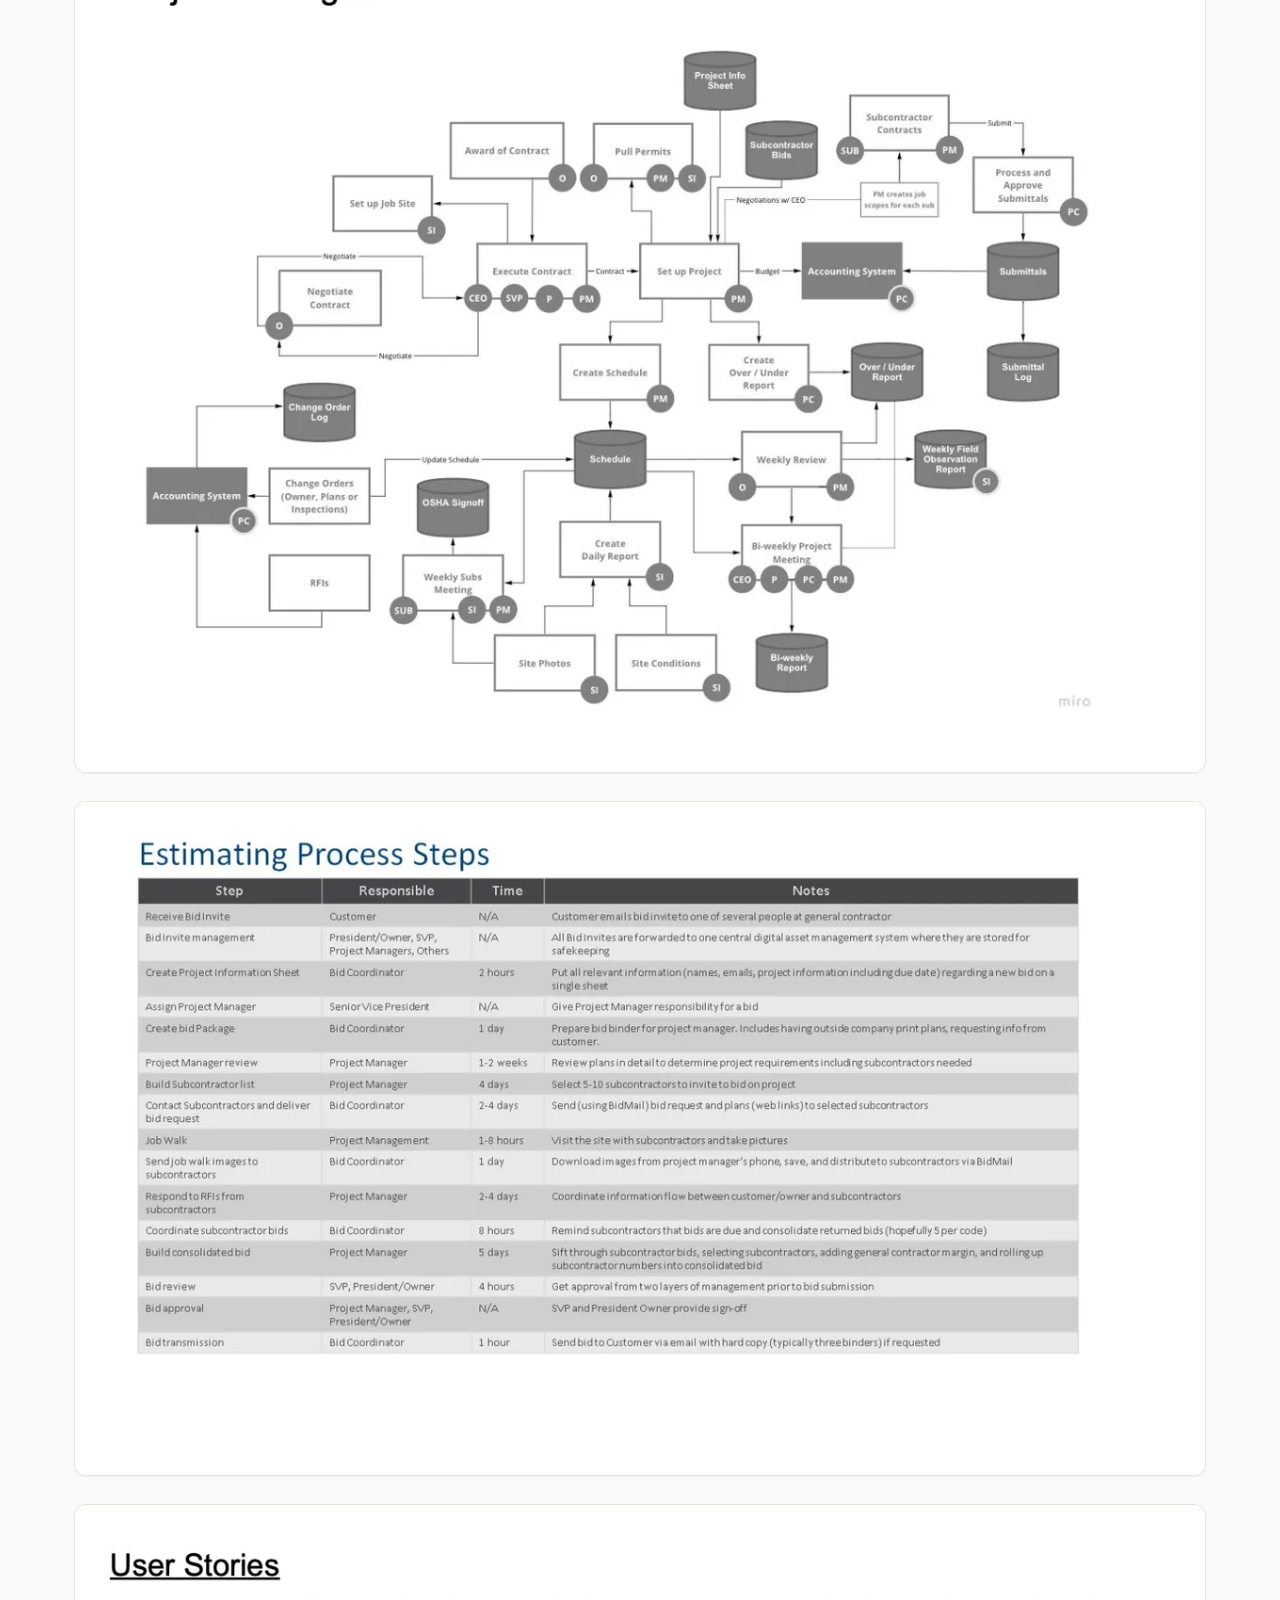
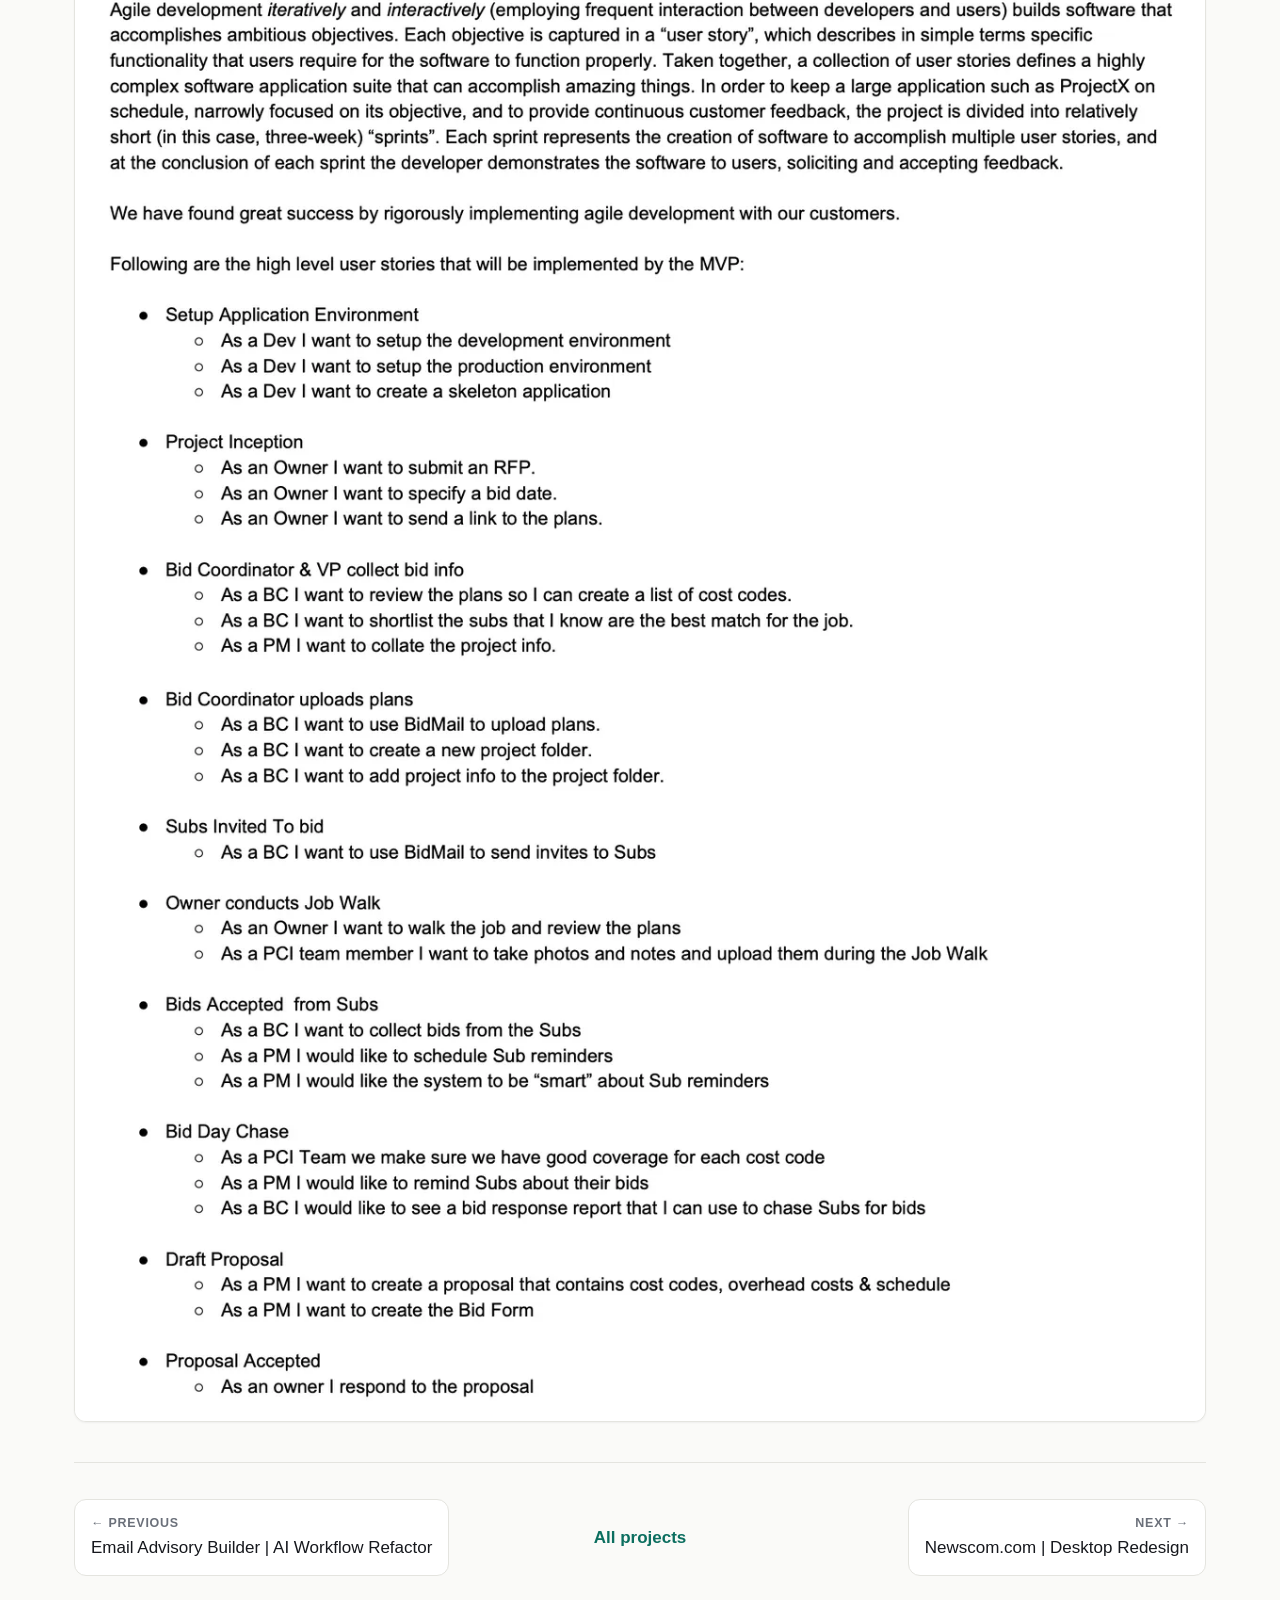
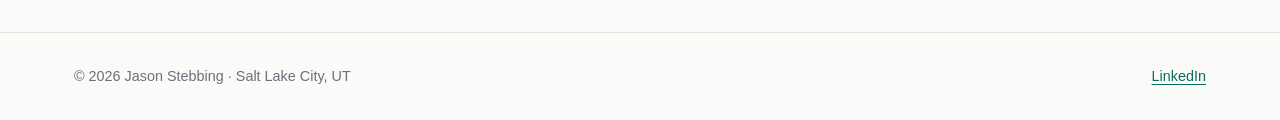
<file: projects/strutio.html>
<!doctype html>
<html lang="en">
<head>
<meta charset="utf-8">
<meta name="viewport" content="width=device-width, initial-scale=1">
<title>Strutio | Construction Management App | Jason Stebbing</title>
<meta name="description" content="Strutio: Construction Management App. Product design work by Jason Stebbing.">
<link rel="stylesheet" href="../css/style.css">
<link rel="icon" href="data:image/svg+xml,%3Csvg xmlns='http://www.w3.org/2000/svg' viewBox='0 0 64 64'%3E%3Crect width='64' height='64' rx='14' fill='%230b6e5f'/%3E%3Ctext x='32' y='42' font-family='Arial' font-size='28' font-weight='700' fill='white' text-anchor='middle'%3EJS%3C/text%3E%3C/svg%3E">
</head>
<body>
<a class="skip" href="#main">Skip to content</a>
<header class="site-header"><div class="wrap">
<a class="brand" href="../index.html">Jason Stebbing <span>· Product Marketing &amp; Design</span></a>
<nav aria-label="Primary"><ul class="nav">
<li><a href="../index.html#work">Work</a></li>
<li><a href="../nanaroo.html">Nanaroo</a></li>
<li><a href="../index.html#projects" aria-current="page">Projects</a></li>
<li><a href="../index.html#about">About</a></li>
<li><a href="../index.html#contact">Contact</a></li>
</ul></nav></div></header>
<main id="main">

<div class="page-head"><div class="wrap">
<p class="crumb"><a href="../index.html">Home</a> / <a href="../index.html#projects">Previous projects</a> / 06 of 12</p>
<h1>Strutio <span style="color:var(--ink-3);font-weight:500">| Construction Management App</span></h1>

<dl class="meta">
<div><dt>For</dt><dd>Startup client</dd></div>
<div><dt>My role</dt><dd>Lead UX/UI designer</dd></div>
<div><dt>Goal</dt><dd>Design a construction-management app that organizes project work for construction teams.</dd></div>
</dl>
<p class="note">Click any image to open it at full size.</p>
</div></div>
<section class="block" aria-label="Desktop"><div class="wrap"><h2>Desktop</h2><div class="shots"><figure class="shot"><a href="../assets/strutio/01-desktop-all-sign-in.webp" title="Open full-size image"><img src="../assets/strutio/01-desktop-all-sign-in-1200.webp" srcset="../assets/strutio/01-desktop-all-sign-in-1200.webp 1200w, ../assets/strutio/01-desktop-all-sign-in.webp 2400w" sizes="(max-width: 1180px) 100vw, 1132px" width="1200" height="675" loading="lazy" decoding="async" alt="Strutio desktop screen: Sign In (all users)"></a><figcaption>Sign In (all users)</figcaption></figure><figure class="shot"><a href="../assets/strutio/02-desktop-user-projects-start-state.webp" title="Open full-size image"><img src="../assets/strutio/02-desktop-user-projects-start-state-1200.webp" srcset="../assets/strutio/02-desktop-user-projects-start-state-1200.webp 1200w, ../assets/strutio/02-desktop-user-projects-start-state.webp 2400w" sizes="(max-width: 1180px) 100vw, 1132px" width="1200" height="675" loading="lazy" decoding="async" alt="Strutio desktop screen: Projects Start State (user view)"></a><figcaption>Projects Start State (user view)</figcaption></figure><figure class="shot"><a href="../assets/strutio/03-desktop-project-coordinator-projects-info-sheet-new-project.webp" title="Open full-size image"><img src="../assets/strutio/03-desktop-project-coordinator-projects-info-sheet-new-project-1200.webp" srcset="../assets/strutio/03-desktop-project-coordinator-projects-info-sheet-new-project-1200.webp 1200w, ../assets/strutio/03-desktop-project-coordinator-projects-info-sheet-new-project.webp 2400w" sizes="(max-width: 1180px) 100vw, 1132px" width="1200" height="675" loading="lazy" decoding="async" alt="Strutio desktop screen: Projects Info Sheet (New Project Setup) (project coordinator view)"></a><figcaption>Projects Info Sheet (New Project Setup) (project coordinator view)</figcaption></figure><figure class="shot"><a href="../assets/strutio/04-desktop-project-coordinator-projects-grid-requires-at-least.webp" title="Open full-size image"><img src="../assets/strutio/04-desktop-project-coordinator-projects-grid-requires-at-least-1200.webp" srcset="../assets/strutio/04-desktop-project-coordinator-projects-grid-requires-at-least-1200.webp 1200w, ../assets/strutio/04-desktop-project-coordinator-projects-grid-requires-at-least.webp 2400w" sizes="(max-width: 1180px) 100vw, 1132px" width="1200" height="675" loading="lazy" decoding="async" alt="Strutio desktop screen: Projects Grid (requires at least one project) (project coordinator view)"></a><figcaption>Projects Grid (requires at least one project) (project coordinator view)</figcaption></figure><figure class="shot"><a href="../assets/strutio/05-desktop-gc-owner-pres-dashboard.webp" title="Open full-size image"><img src="../assets/strutio/05-desktop-gc-owner-pres-dashboard-1200.webp" srcset="../assets/strutio/05-desktop-gc-owner-pres-dashboard-1200.webp 1200w, ../assets/strutio/05-desktop-gc-owner-pres-dashboard.webp 2400w" sizes="(max-width: 1180px) 100vw, 1132px" width="1200" height="688" loading="lazy" decoding="async" alt="Strutio desktop screen: GC Owner/Pres Dashboard"></a><figcaption>GC Owner/Pres Dashboard</figcaption></figure><figure class="shot"><a href="../assets/strutio/06-desktop-projects-info-sheet-new-project-setup.webp" title="Open full-size image"><img src="../assets/strutio/06-desktop-projects-info-sheet-new-project-setup-1200.webp" srcset="../assets/strutio/06-desktop-projects-info-sheet-new-project-setup-1200.webp 1200w, ../assets/strutio/06-desktop-projects-info-sheet-new-project-setup.webp 1920w" sizes="(max-width: 1180px) 100vw, 1132px" width="1200" height="1284" loading="lazy" decoding="async" alt="Strutio desktop screen: Projects Info Sheet (New Project Setup)"></a><figcaption>Projects Info Sheet (New Project Setup)</figcaption></figure></div></div></section>
<section class="block" aria-label="Mobile"><div class="wrap"><h2>Mobile</h2><div class="shots phones"><figure class="shot"><a href="../assets/strutio/07-mobile-all-sign-in.webp" title="Open full-size image"><img src="../assets/strutio/07-mobile-all-sign-in-1200.webp" srcset="../assets/strutio/07-mobile-all-sign-in-1200.webp 828w" sizes="(max-width: 600px) 50vw, 240px" width="828" height="1784" loading="lazy" decoding="async" alt="Strutio mobile screen: Sign In (all users)"></a><figcaption>Sign In (all users)</figcaption></figure><figure class="shot"><a href="../assets/strutio/08-mobile-projects-start-state.webp" title="Open full-size image"><img src="../assets/strutio/08-mobile-projects-start-state-1200.webp" srcset="../assets/strutio/08-mobile-projects-start-state-1200.webp 414w" sizes="(max-width: 600px) 50vw, 240px" width="414" height="892" loading="lazy" decoding="async" alt="Strutio mobile screen: Projects Start State"></a><figcaption>Projects Start State</figcaption></figure><figure class="shot"><a href="../assets/strutio/09-mobile-dashboard-off-canvas-menu.webp" title="Open full-size image"><img src="../assets/strutio/09-mobile-dashboard-off-canvas-menu-1200.webp" srcset="../assets/strutio/09-mobile-dashboard-off-canvas-menu-1200.webp 414w" sizes="(max-width: 600px) 50vw, 240px" width="414" height="892" loading="lazy" decoding="async" alt="Strutio mobile screen: Dashboard Off Canvas Menu"></a><figcaption>Dashboard Off Canvas Menu</figcaption></figure><figure class="shot"><a href="../assets/strutio/10-mobile-project-coordinator-projects-grid-requires-at-least-o.webp" title="Open full-size image"><img src="../assets/strutio/10-mobile-project-coordinator-projects-grid-requires-at-least-o-1200.webp" srcset="../assets/strutio/10-mobile-project-coordinator-projects-grid-requires-at-least-o-1200.webp 414w" sizes="(max-width: 600px) 50vw, 240px" width="414" height="892" loading="lazy" decoding="async" alt="Strutio mobile screen: Projects Grid (requires at least one project) (project coordinator view)"></a><figcaption>Projects Grid (requires at least one project) (project coordinator view)</figcaption></figure><figure class="shot"><a href="../assets/strutio/11-mobile-gc-owner-pres-dashboard.webp" title="Open full-size image"><img src="../assets/strutio/11-mobile-gc-owner-pres-dashboard-1200.webp" srcset="../assets/strutio/11-mobile-gc-owner-pres-dashboard-1200.webp 414w" sizes="(max-width: 600px) 50vw, 240px" width="414" height="892" loading="lazy" decoding="async" alt="Strutio mobile screen: GC Owner/Pres Dashboard"></a><figcaption>GC Owner/Pres Dashboard</figcaption></figure></div></div></section>
<section class="block" aria-label="Flow Diagrams and User Stories Sample"><div class="wrap"><h2>Flow Diagrams and User Stories Sample</h2><div class="shots"><figure class="shot"><a href="../assets/strutio/12-flow-diagrams-and-user-stories-sample-image-59.webp" title="Open full-size image"><img src="../assets/strutio/12-flow-diagrams-and-user-stories-sample-image-59-1200.webp" srcset="../assets/strutio/12-flow-diagrams-and-user-stories-sample-image-59-1200.webp 1200w, ../assets/strutio/12-flow-diagrams-and-user-stories-sample-image-59.webp 1439w" sizes="(max-width: 1180px) 100vw, 1132px" width="1200" height="846" loading="lazy" decoding="async" alt="Strutio flow diagrams and user stories sample flow diagram 12"></a></figure><figure class="shot"><a href="../assets/strutio/13-flow-diagrams-and-user-stories-sample-image-61.webp" title="Open full-size image"><img src="../assets/strutio/13-flow-diagrams-and-user-stories-sample-image-61-1200.webp" srcset="../assets/strutio/13-flow-diagrams-and-user-stories-sample-image-61-1200.webp 1077w" sizes="(max-width: 1180px) 100vw, 1132px" width="1077" height="947" loading="lazy" decoding="async" alt="Strutio flow diagrams and user stories sample flow diagram 13"></a></figure><figure class="shot"><a href="../assets/strutio/14-flow-diagrams-and-user-stories-sample-image-62.webp" title="Open full-size image"><img src="../assets/strutio/14-flow-diagrams-and-user-stories-sample-image-62-1200.webp" srcset="../assets/strutio/14-flow-diagrams-and-user-stories-sample-image-62-1200.webp 1200w, ../assets/strutio/14-flow-diagrams-and-user-stories-sample-image-62.webp 1262w" sizes="(max-width: 1180px) 100vw, 1132px" width="1200" height="900" loading="lazy" decoding="async" alt="Strutio flow diagrams and user stories sample flow diagram 14"></a></figure><figure class="shot"><a href="../assets/strutio/15-flow-diagrams-and-user-stories-sample-image-60.webp" title="Open full-size image"><img src="../assets/strutio/15-flow-diagrams-and-user-stories-sample-image-60-1200.webp" srcset="../assets/strutio/15-flow-diagrams-and-user-stories-sample-image-60-1200.webp 1200w, ../assets/strutio/15-flow-diagrams-and-user-stories-sample-image-60.webp 1439w" sizes="(max-width: 1180px) 100vw, 1132px" width="1200" height="715" loading="lazy" decoding="async" alt="Strutio flow diagrams and user stories sample flow diagram 15"></a></figure><figure class="shot"><a href="../assets/strutio/16-flow-diagrams-and-user-stories-sample-image-63.webp" title="Open full-size image"><img src="../assets/strutio/16-flow-diagrams-and-user-stories-sample-image-63-1200.webp" srcset="../assets/strutio/16-flow-diagrams-and-user-stories-sample-image-63-1200.webp 1200w, ../assets/strutio/16-flow-diagrams-and-user-stories-sample-image-63.webp 1404w" sizes="(max-width: 1180px) 100vw, 1132px" width="1200" height="1610" loading="lazy" decoding="async" alt="Strutio flow diagrams and user stories sample flow diagram 16"></a></figure></div></div></section>

<div class="wrap"><nav class="pager" aria-label="Project navigation"><a class="prev" href="email-advisory-builder.html"><small>← Previous</small>Email Advisory Builder | AI Workflow Refactor</a><a class="all" href="../index.html#projects">All projects</a><a class="next" href="newscom-desktop-redesign.html"><small>Next →</small>Newscom.com | Desktop Redesign</a></nav></div>

</main>
<footer class="site-footer"><div class="wrap"><span>© 2026 Jason Stebbing · Salt Lake City, UT</span><a href="https://www.linkedin.com/in/jason-stebbing-55b4641/" rel="noopener">LinkedIn</a></div></footer>
</body>
</html>
</file>
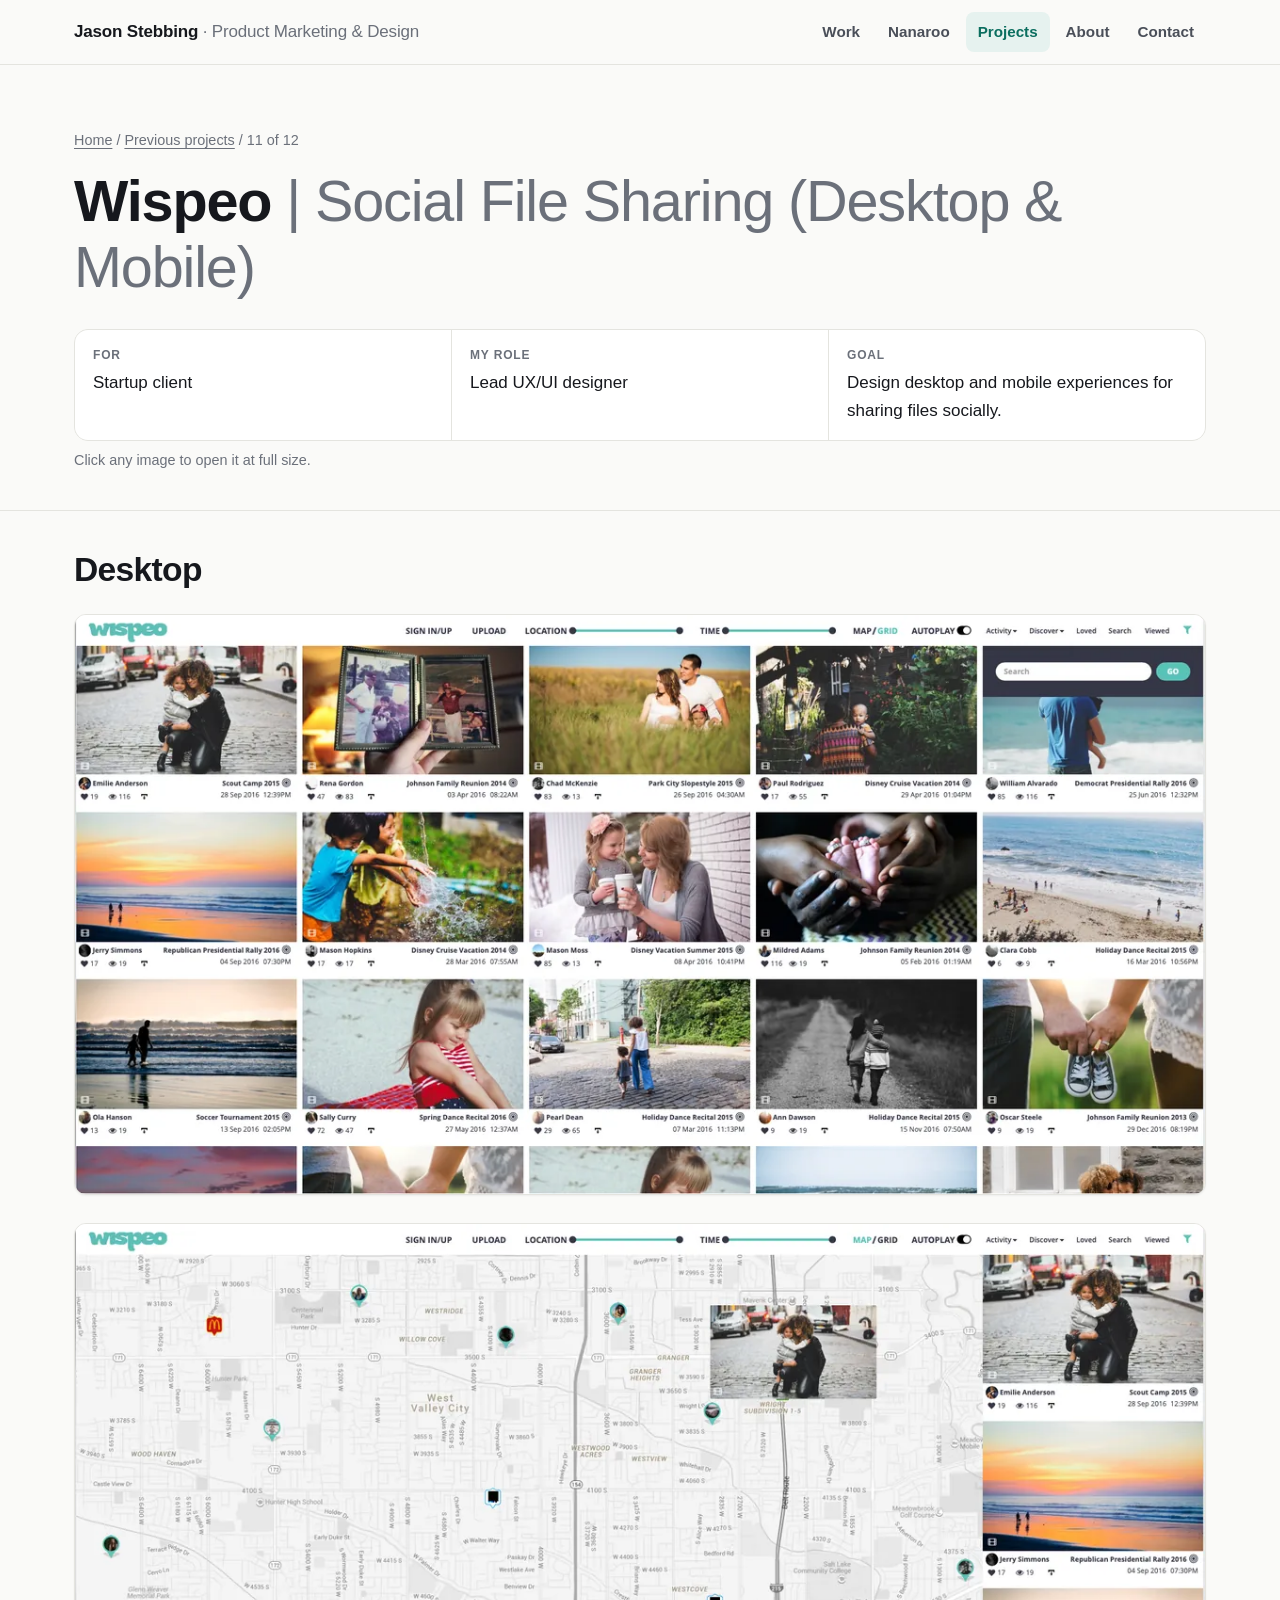
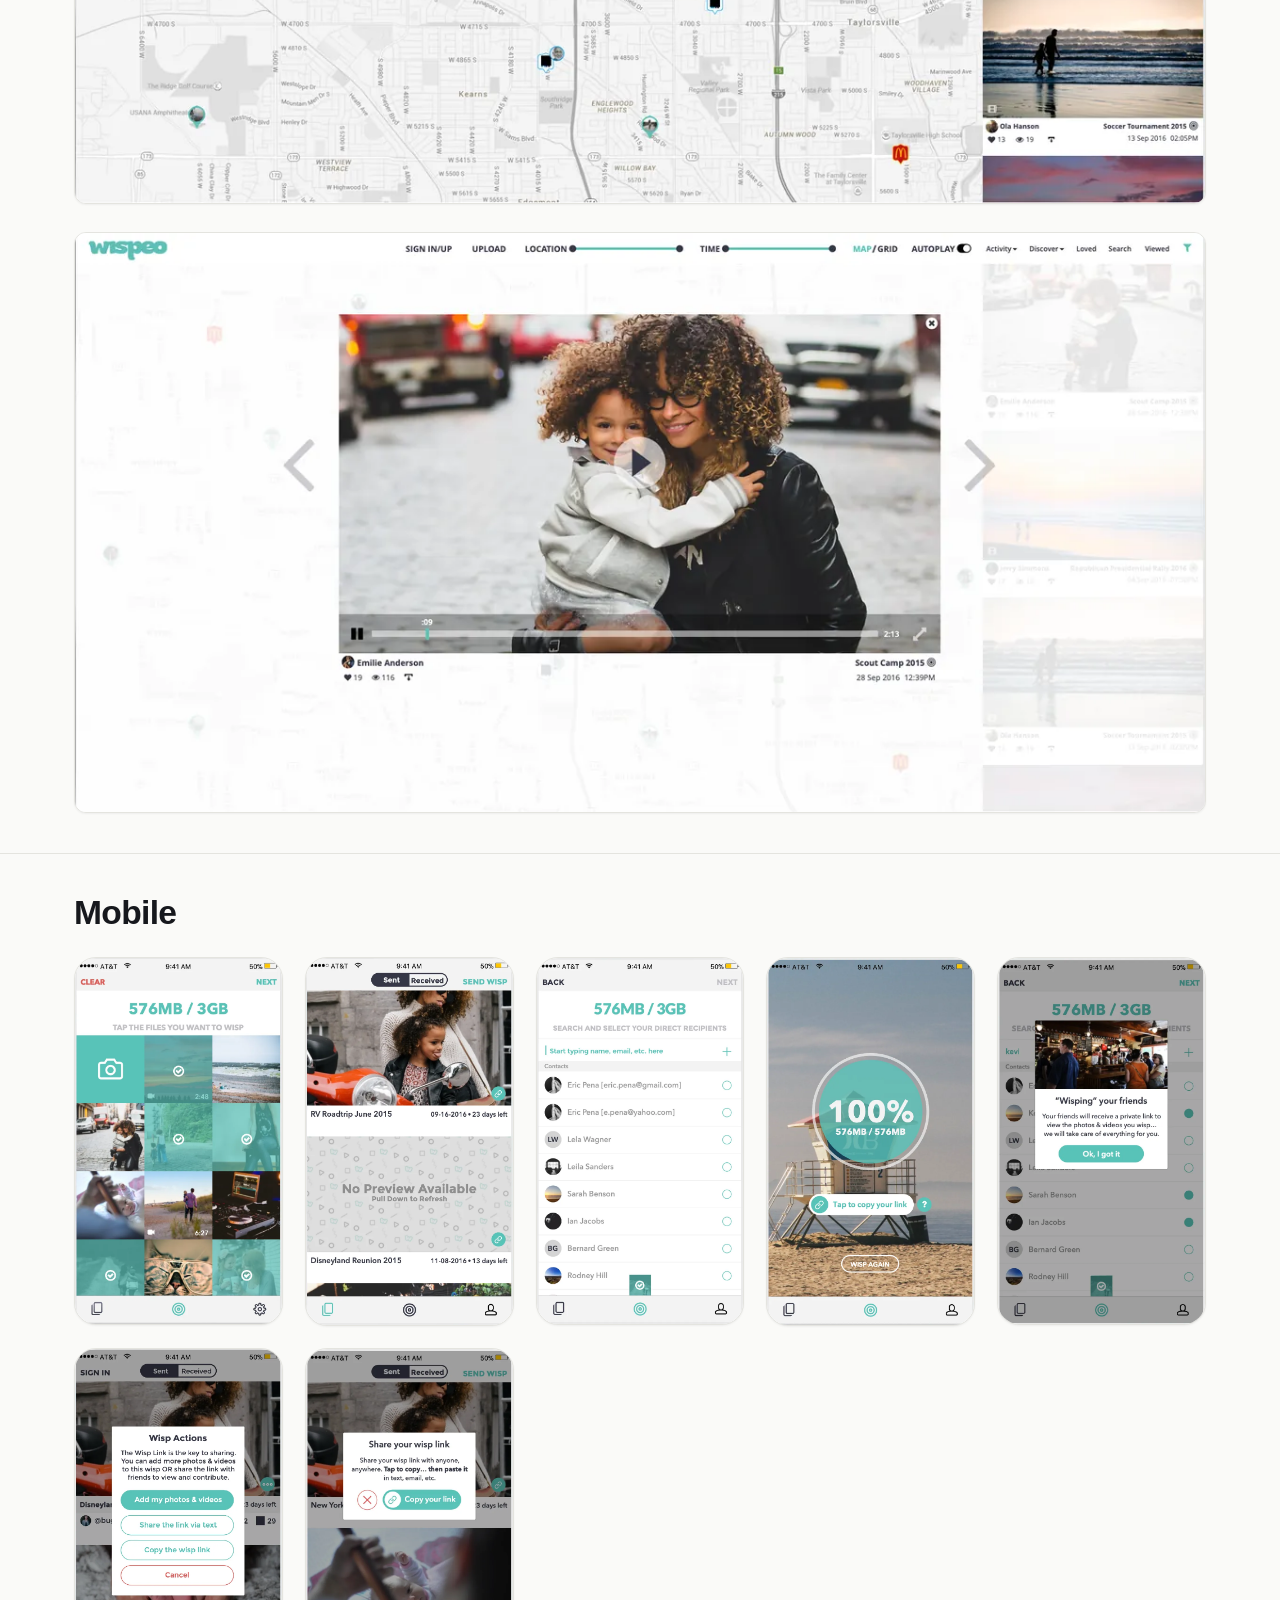
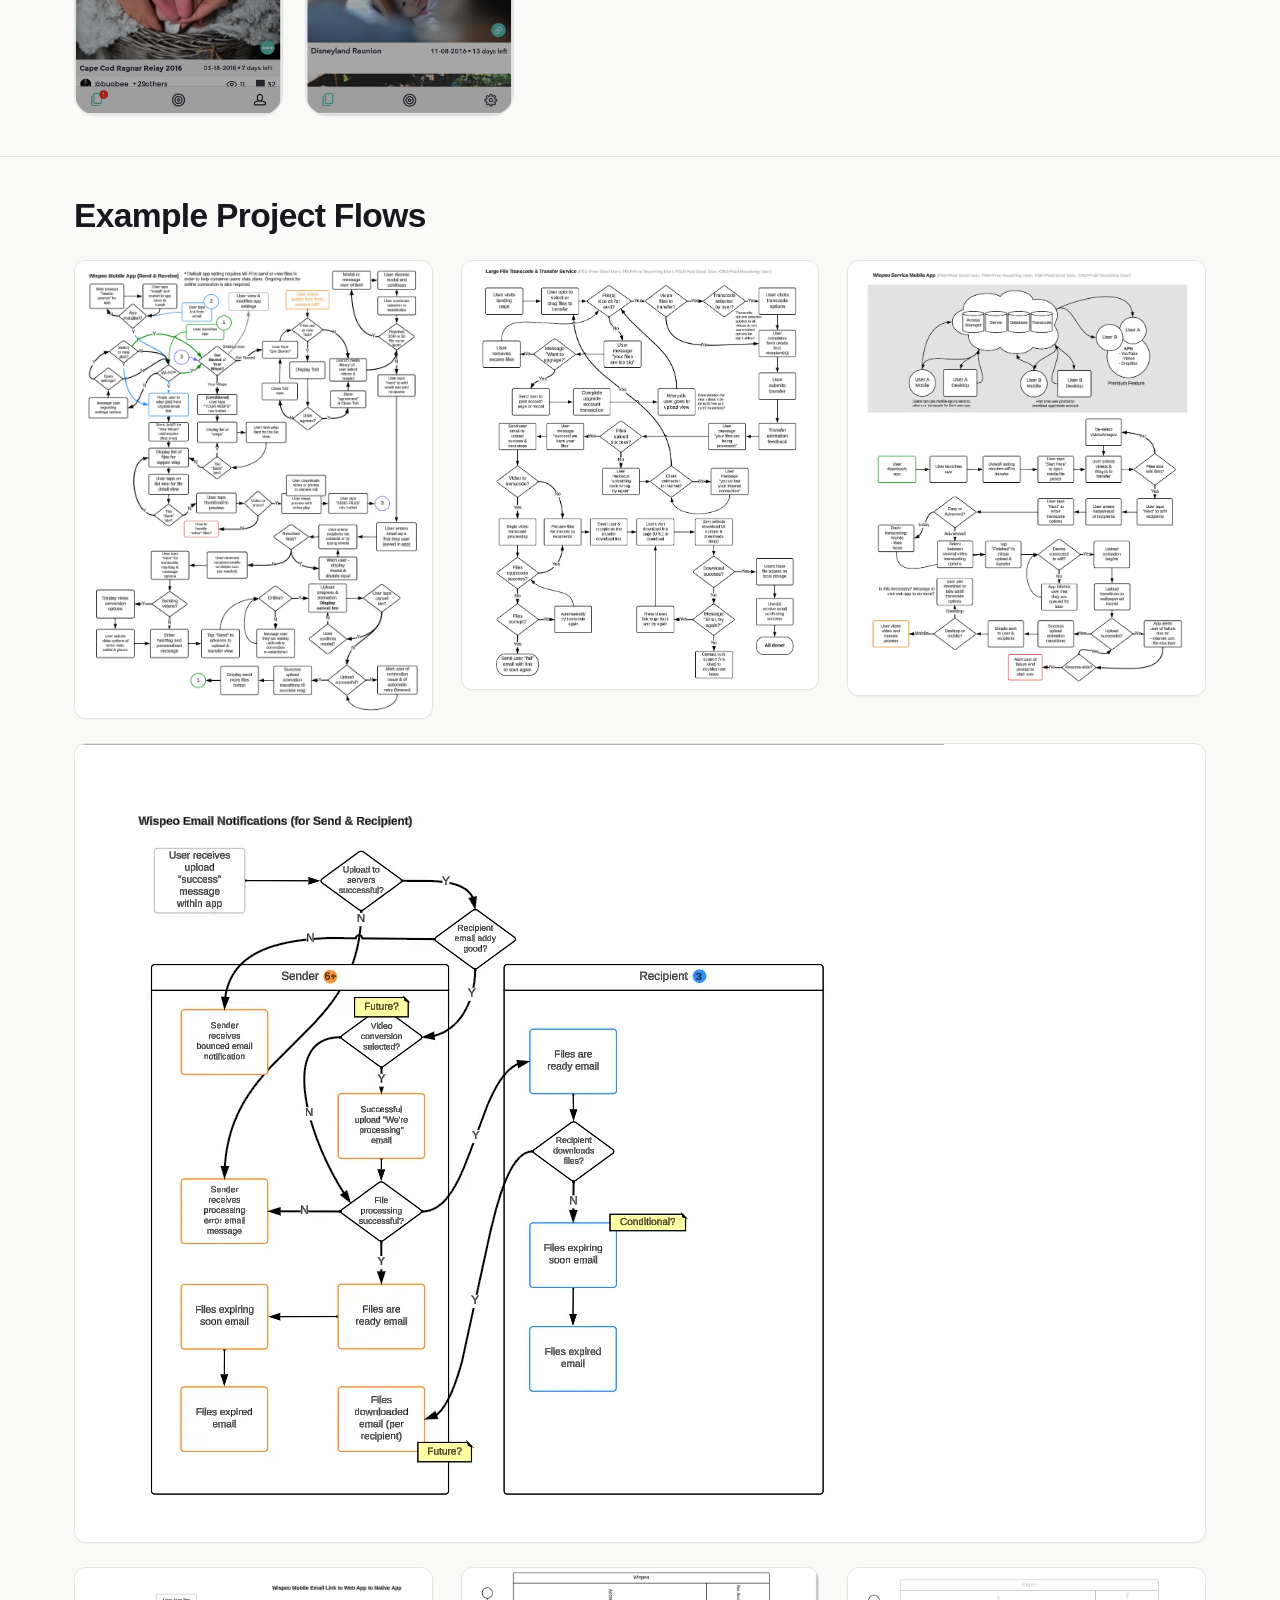
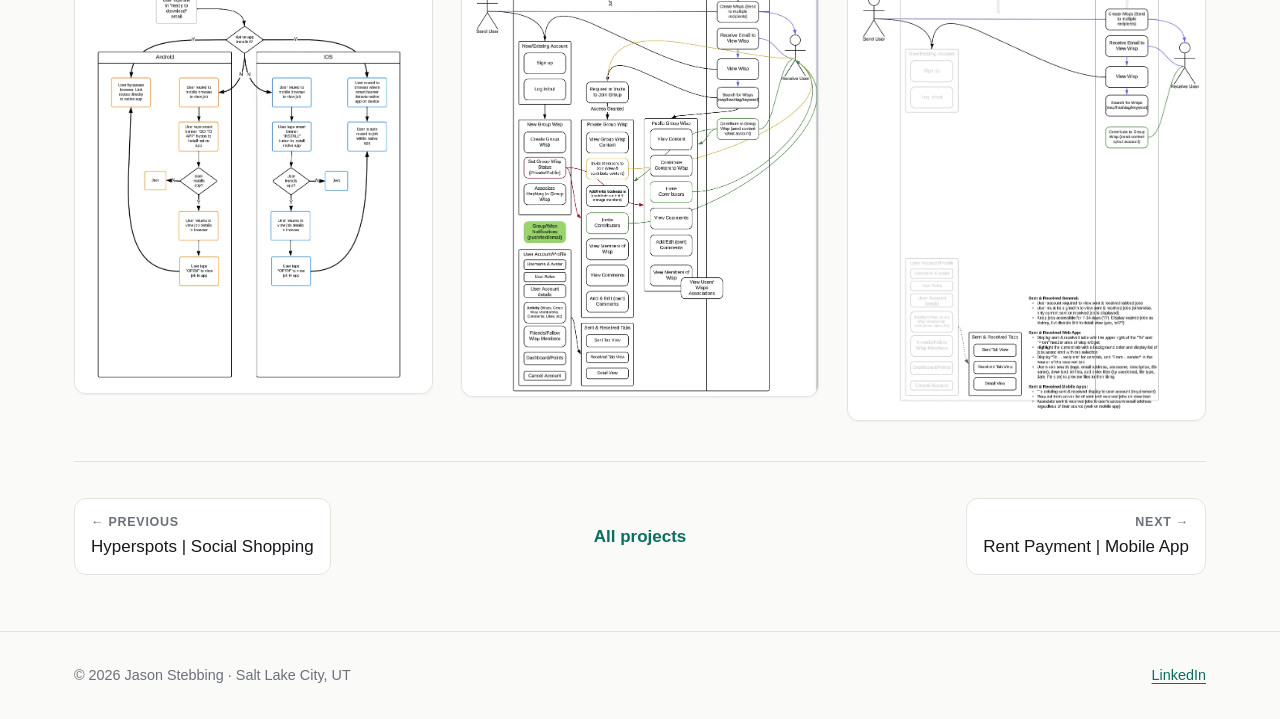
<file: projects/wispeo.html>
<!doctype html>
<html lang="en">
<head>
<meta charset="utf-8">
<meta name="viewport" content="width=device-width, initial-scale=1">
<title>Wispeo | Social File Sharing (Desktop &amp; Mobile) | Jason Stebbing</title>
<meta name="description" content="Wispeo: Social File Sharing (Desktop &amp; Mobile). Product design work by Jason Stebbing.">
<link rel="stylesheet" href="../css/style.css">
<link rel="icon" href="data:image/svg+xml,%3Csvg xmlns='http://www.w3.org/2000/svg' viewBox='0 0 64 64'%3E%3Crect width='64' height='64' rx='14' fill='%230b6e5f'/%3E%3Ctext x='32' y='42' font-family='Arial' font-size='28' font-weight='700' fill='white' text-anchor='middle'%3EJS%3C/text%3E%3C/svg%3E">
</head>
<body>
<a class="skip" href="#main">Skip to content</a>
<header class="site-header"><div class="wrap">
<a class="brand" href="../index.html">Jason Stebbing <span>· Product Marketing &amp; Design</span></a>
<nav aria-label="Primary"><ul class="nav">
<li><a href="../index.html#work">Work</a></li>
<li><a href="../nanaroo.html">Nanaroo</a></li>
<li><a href="../index.html#projects" aria-current="page">Projects</a></li>
<li><a href="../index.html#about">About</a></li>
<li><a href="../index.html#contact">Contact</a></li>
</ul></nav></div></header>
<main id="main">

<div class="page-head"><div class="wrap">
<p class="crumb"><a href="../index.html">Home</a> / <a href="../index.html#projects">Previous projects</a> / 11 of 12</p>
<h1>Wispeo <span style="color:var(--ink-3);font-weight:500">| Social File Sharing (Desktop &amp; Mobile)</span></h1>

<dl class="meta">
<div><dt>For</dt><dd>Startup client</dd></div>
<div><dt>My role</dt><dd>Lead UX/UI designer</dd></div>
<div><dt>Goal</dt><dd>Design desktop and mobile experiences for sharing files socially.</dd></div>
</dl>
<p class="note">Click any image to open it at full size.</p>
</div></div>
<section class="block" aria-label="Desktop"><div class="wrap"><h2>Desktop</h2><div class="shots"><figure class="shot"><a href="../assets/wispeo/01-desktop-image-26.webp" title="Open full-size image"><img src="../assets/wispeo/01-desktop-image-26-1200.webp" srcset="../assets/wispeo/01-desktop-image-26-1200.webp 1200w, ../assets/wispeo/01-desktop-image-26.webp 1794w" sizes="(max-width: 1180px) 100vw, 1132px" width="1200" height="615" loading="lazy" decoding="async" alt="Wispeo desktop screen 1"></a></figure><figure class="shot"><a href="../assets/wispeo/02-desktop-image-27.webp" title="Open full-size image"><img src="../assets/wispeo/02-desktop-image-27-1200.webp" srcset="../assets/wispeo/02-desktop-image-27-1200.webp 1200w, ../assets/wispeo/02-desktop-image-27.webp 1794w" sizes="(max-width: 1180px) 100vw, 1132px" width="1200" height="615" loading="lazy" decoding="async" alt="Wispeo desktop screen 2"></a></figure><figure class="shot"><a href="../assets/wispeo/03-desktop-image-28.webp" title="Open full-size image"><img src="../assets/wispeo/03-desktop-image-28-1200.webp" srcset="../assets/wispeo/03-desktop-image-28-1200.webp 1200w, ../assets/wispeo/03-desktop-image-28.webp 1794w" sizes="(max-width: 1180px) 100vw, 1132px" width="1200" height="615" loading="lazy" decoding="async" alt="Wispeo desktop screen 3"></a></figure></div></div></section>
<section class="block" aria-label="Mobile"><div class="wrap"><h2>Mobile</h2><div class="shots phones"><figure class="shot"><a href="../assets/wispeo/04-mobile-image-34.webp" title="Open full-size image"><img src="../assets/wispeo/04-mobile-image-34-1200.webp" srcset="../assets/wispeo/04-mobile-image-34-1200.webp 704w" sizes="(max-width: 600px) 50vw, 240px" width="704" height="1246" loading="lazy" decoding="async" alt="Wispeo mobile screen 4"></a></figure><figure class="shot"><a href="../assets/wispeo/05-mobile-image-29.webp" title="Open full-size image"><img src="../assets/wispeo/05-mobile-image-29-1200.webp" srcset="../assets/wispeo/05-mobile-image-29-1200.webp 735w" sizes="(max-width: 600px) 50vw, 240px" width="735" height="1303" loading="lazy" decoding="async" alt="Wispeo mobile screen 5"></a></figure><figure class="shot"><a href="../assets/wispeo/06-mobile-image-31.webp" title="Open full-size image"><img src="../assets/wispeo/06-mobile-image-31-1200.webp" srcset="../assets/wispeo/06-mobile-image-31-1200.webp 738w" sizes="(max-width: 600px) 50vw, 240px" width="738" height="1308" loading="lazy" decoding="async" alt="Wispeo mobile screen 6"></a></figure><figure class="shot"><a href="../assets/wispeo/07-mobile-image-32.webp" title="Open full-size image"><img src="../assets/wispeo/07-mobile-image-32-1200.webp" srcset="../assets/wispeo/07-mobile-image-32-1200.webp 735w" sizes="(max-width: 600px) 50vw, 240px" width="735" height="1303" loading="lazy" decoding="async" alt="Wispeo mobile screen 7"></a></figure><figure class="shot"><a href="../assets/wispeo/08-mobile-image-33.webp" title="Open full-size image"><img src="../assets/wispeo/08-mobile-image-33-1200.webp" srcset="../assets/wispeo/08-mobile-image-33-1200.webp 704w" sizes="(max-width: 600px) 50vw, 240px" width="704" height="1246" loading="lazy" decoding="async" alt="Wispeo mobile screen 8"></a></figure><figure class="shot"><a href="../assets/wispeo/09-mobile-image-30.webp" title="Open full-size image"><img src="../assets/wispeo/09-mobile-image-30-1200.webp" srcset="../assets/wispeo/09-mobile-image-30-1200.webp 735w" sizes="(max-width: 600px) 50vw, 240px" width="735" height="1303" loading="lazy" decoding="async" alt="Wispeo mobile screen 9"></a></figure><figure class="shot"><a href="../assets/wispeo/10-mobile-image-35.webp" title="Open full-size image"><img src="../assets/wispeo/10-mobile-image-35-1200.webp" srcset="../assets/wispeo/10-mobile-image-35-1200.webp 704w" sizes="(max-width: 600px) 50vw, 240px" width="704" height="1248" loading="lazy" decoding="async" alt="Wispeo mobile screen 10"></a></figure></div></div></section>
<section class="block" aria-label="Example Project Flows"><div class="wrap"><h2>Example Project Flows</h2><div class="shots medium"><figure class="shot"><a href="../assets/wispeo/11-example-project-flows-image-38.webp" title="Open full-size image"><img src="../assets/wispeo/11-example-project-flows-image-38-1200.webp" srcset="../assets/wispeo/11-example-project-flows-image-38-1200.webp 884w" sizes="(max-width: 700px) 100vw, 560px" width="884" height="1134" loading="lazy" decoding="async" alt="Wispeo example project flows flow diagram 11"></a></figure><figure class="shot"><a href="../assets/wispeo/12-example-project-flows-image-58.webp" title="Open full-size image"><img src="../assets/wispeo/12-example-project-flows-image-58-1200.webp" srcset="../assets/wispeo/12-example-project-flows-image-58-1200.webp 1007w" sizes="(max-width: 700px) 100vw, 560px" width="1007" height="1210" loading="lazy" decoding="async" alt="Wispeo example project flows flow diagram 12"></a></figure><figure class="shot"><a href="../assets/wispeo/13-example-project-flows-image-41.webp" title="Open full-size image"><img src="../assets/wispeo/13-example-project-flows-image-41-1200.webp" srcset="../assets/wispeo/13-example-project-flows-image-41-1200.webp 940w" sizes="(max-width: 700px) 100vw, 560px" width="940" height="1145" loading="lazy" decoding="async" alt="Wispeo example project flows flow diagram 13"></a></figure></div><div class="shots"><figure class="shot"><a href="../assets/wispeo/14-example-project-flows-image-39.webp" title="Open full-size image"><img src="../assets/wispeo/14-example-project-flows-image-39-1200.webp" srcset="../assets/wispeo/14-example-project-flows-image-39-1200.webp 869w" sizes="(max-width: 1180px) 100vw, 1132px" width="869" height="798" loading="lazy" decoding="async" alt="Wispeo example project flows flow diagram 14"></a></figure></div><div class="shots medium"><figure class="shot"><a href="../assets/wispeo/15-example-project-flows-image-40.webp" title="Open full-size image"><img src="../assets/wispeo/15-example-project-flows-image-40-1200.webp" srcset="../assets/wispeo/15-example-project-flows-image-40-1200.webp 923w" sizes="(max-width: 700px) 100vw, 560px" width="923" height="1098" loading="lazy" decoding="async" alt="Wispeo example project flows flow diagram 15"></a></figure><figure class="shot"><a href="../assets/wispeo/16-example-project-flows-image-42.webp" title="Open full-size image"><img src="../assets/wispeo/16-example-project-flows-image-42-1200.webp" srcset="../assets/wispeo/16-example-project-flows-image-42-1200.webp 955w" sizes="(max-width: 700px) 100vw, 560px" width="955" height="1145" loading="lazy" decoding="async" alt="Wispeo example project flows flow diagram 16"></a></figure><figure class="shot"><a href="../assets/wispeo/17-example-project-flows-image-43.webp" title="Open full-size image"><img src="../assets/wispeo/17-example-project-flows-image-43-1200.webp" srcset="../assets/wispeo/17-example-project-flows-image-43-1200.webp 881w" sizes="(max-width: 700px) 100vw, 560px" width="881" height="1116" loading="lazy" decoding="async" alt="Wispeo example project flows flow diagram 17"></a></figure></div></div></section>

<div class="wrap"><nav class="pager" aria-label="Project navigation"><a class="prev" href="hyperspots.html"><small>← Previous</small>Hyperspots | Social Shopping</a><a class="all" href="../index.html#projects">All projects</a><a class="next" href="rent-payment.html"><small>Next →</small>Rent Payment | Mobile App</a></nav></div>

</main>
<footer class="site-footer"><div class="wrap"><span>© 2026 Jason Stebbing · Salt Lake City, UT</span><a href="https://www.linkedin.com/in/jason-stebbing-55b4641/" rel="noopener">LinkedIn</a></div></footer>
</body>
</html>
</file>
<file: css/style.css>
/* Jason Stebbing — portfolio. Plain CSS, no build step. */
:root{
  --bg:#fafaf8; --surface:#ffffff; --ink:#16181d; --ink-2:#4a4f59; --ink-3:#6b707a;
  --line:#e4e4df; --accent:#0b6e5f; --accent-ink:#ffffff; --accent-soft:#e6f2ef;
  --ph-bg:#fff1a8; --ph-ink:#4d3b00; --ph-line:#d9b400;
  --radius:14px; --max:1180px; --shadow:0 1px 2px rgba(16,24,40,.06),0 8px 24px rgba(16,24,40,.06);
  --font:-apple-system,BlinkMacSystemFont,"Segoe UI",Roboto,"Helvetica Neue",Arial,"Noto Sans",sans-serif;
}
*{box-sizing:border-box}
html{-webkit-text-size-adjust:100%;scroll-behavior:smooth}
body{margin:0;background:var(--bg);color:var(--ink);font:17px/1.6 var(--font);text-rendering:optimizeLegibility}
img{max-width:100%;height:auto;display:block}
a{color:var(--accent);text-underline-offset:3px}
a:hover{text-decoration-thickness:2px}
:focus-visible{outline:3px solid var(--accent);outline-offset:3px;border-radius:4px}
h1,h2,h3{line-height:1.15;letter-spacing:-.02em;margin:0 0 .5em}
h1{font-size:clamp(2.1rem,5.2vw,3.6rem);font-weight:750}
h2{font-size:clamp(1.5rem,3vw,2.1rem);font-weight:700}
h3{font-size:1.2rem;font-weight:650}
p{margin:0 0 1em}
.wrap{max-width:var(--max);margin:0 auto;padding:0 24px}
.skip{position:absolute;left:-9999px}.skip:focus{left:16px;top:12px;z-index:10;background:#fff;padding:8px 12px}

/* draft banner + placeholders */
.draft{background:var(--ph-bg);color:var(--ph-ink);font-size:.85rem;text-align:center;padding:6px 16px;border-bottom:1px solid var(--ph-line)}
.ph{background:var(--ph-bg);color:var(--ph-ink);border:1px dashed var(--ph-line);border-radius:5px;padding:0 .35em;font-weight:600;font-size:.92em;box-decoration-break:clone;-webkit-box-decoration-break:clone}
.ph-box{background:var(--ph-bg);color:var(--ph-ink);border:2px dashed var(--ph-line);border-radius:var(--radius);padding:28px;display:grid;place-items:center;text-align:center;min-height:220px;font-weight:600}
.confirm{font-size:.72rem;vertical-align:.15em;margin-left:.3em;white-space:nowrap}

/* header */
.site-header{position:sticky;top:0;z-index:5;background:rgba(250,250,248,.9);backdrop-filter:saturate(1.4) blur(8px);border-bottom:1px solid var(--line)}
.site-header .wrap{display:flex;align-items:center;justify-content:space-between;gap:16px;min-height:64px}
.brand{font-weight:750;color:var(--ink);text-decoration:none;letter-spacing:-.01em}
.brand span{color:var(--ink-3);font-weight:500}
.nav{display:flex;gap:4px;flex-wrap:wrap;margin:0;padding:0;list-style:none}
.nav a{display:block;padding:8px 12px;border-radius:8px;color:var(--ink-2);text-decoration:none;font-size:.95rem;font-weight:550}
.nav a:hover,.nav a[aria-current="page"]{background:var(--accent-soft);color:var(--accent)}

/* hero */
.hero{padding:88px 0 56px}
.eyebrow{display:inline-block;font-size:.8rem;font-weight:700;letter-spacing:.08em;text-transform:uppercase;color:var(--accent);margin-bottom:14px}
.hero h1{max-width:18ch}
.lede{font-size:clamp(1.05rem,1.6vw,1.25rem);color:var(--ink-2);max-width:62ch}
.btns{display:flex;gap:12px;flex-wrap:wrap;margin-top:28px}
.btn{display:inline-flex;align-items:center;gap:8px;padding:12px 20px;border-radius:999px;font-weight:650;text-decoration:none;border:1.5px solid var(--accent)}
.btn.primary{background:var(--accent);color:var(--accent-ink)}
.btn.ghost{color:var(--accent);background:transparent}

section{padding:48px 0}
.section-head{display:flex;align-items:end;justify-content:space-between;gap:16px;margin-bottom:24px;flex-wrap:wrap}
.section-head p{color:var(--ink-2);max-width:60ch;margin:0}

/* featured */
.feature{display:grid;grid-template-columns:1.1fr 1fr;background:var(--surface);border:1px solid var(--line);border-radius:22px;overflow:hidden;box-shadow:var(--shadow);text-decoration:none;color:inherit}
.feature .media{background:#eef1f0}
.feature .media img{width:100%;height:100%;object-fit:cover}
.feature .body{padding:40px}
.feature h3{font-size:clamp(1.5rem,2.6vw,2rem)}
.tags{display:flex;flex-wrap:wrap;gap:8px;margin:0 0 18px;padding:0;list-style:none}
.tags li{font-size:.8rem;font-weight:600;color:var(--ink-2);border:1px solid var(--line);border-radius:999px;padding:3px 10px;background:var(--bg)}
.more{font-weight:700;color:var(--accent)}
.feature:hover .more{text-decoration:underline}

/* grid of projects */
.grid{display:grid;grid-template-columns:repeat(auto-fill,minmax(300px,1fr));gap:24px}
.card{display:flex;flex-direction:column;background:var(--surface);border:1px solid var(--line);border-radius:var(--radius);overflow:hidden;text-decoration:none;color:inherit;transition:transform .15s ease,box-shadow .15s ease}
.card:hover{transform:translateY(-3px);box-shadow:var(--shadow)}
.card img{aspect-ratio:16/10;object-fit:cover;width:100%;background:#eef0f2;border-bottom:1px solid var(--line)}
.card .body{padding:16px 18px 20px}
.card h3{font-size:1.05rem;margin:0 0 4px}
.card p{margin:0;color:var(--ink-3);font-size:.92rem}
.card .num{font-size:.75rem;font-weight:700;color:var(--accent);letter-spacing:.06em}

/* about */
.about{display:grid;grid-template-columns:1fr 1fr;gap:40px;align-items:start}
.panel{background:var(--surface);border:1px solid var(--line);border-radius:var(--radius);padding:28px}
.panel dl{margin:0;display:grid;grid-template-columns:auto 1fr;gap:10px 16px}
.panel dt{font-weight:650;color:var(--ink-3);font-size:.9rem}
.panel dd{margin:0}

/* case study / project pages */
.page-head{padding:64px 0 24px}
.crumb{font-size:.9rem;margin-bottom:16px;color:var(--ink-3)}
.crumb a{color:var(--ink-3)}
.meta{display:grid;grid-template-columns:repeat(auto-fit,minmax(210px,1fr));gap:1px;background:var(--line);border:1px solid var(--line);border-radius:var(--radius);overflow:hidden;margin:28px 0 8px}
.meta div{background:var(--surface);padding:16px 18px}
.meta dt{font-size:.75rem;font-weight:700;letter-spacing:.07em;text-transform:uppercase;color:var(--ink-3);margin-bottom:4px}
.meta dd{margin:0}
.prose{max-width:70ch}
.prose p,.prose li{color:var(--ink-2)}
.block{padding:40px 0;border-top:1px solid var(--line)}
.block > .wrap > h2{margin-bottom:.35em}
.block .kicker{font-size:.8rem;font-weight:700;letter-spacing:.08em;text-transform:uppercase;color:var(--accent);margin-bottom:6px;display:block}
.note{font-size:.9rem;color:var(--ink-3)}

/* figures */
.shots{display:grid;gap:28px;margin-top:24px}
.shots.phones{grid-template-columns:repeat(auto-fill,minmax(190px,1fr));gap:22px}
.shots.medium{grid-template-columns:repeat(auto-fill,minmax(320px,1fr))}
figure{margin:0}
.shot a{display:block;border-radius:12px;overflow:hidden;border:1px solid var(--line);background:var(--surface);box-shadow:0 1px 2px rgba(16,24,40,.05);cursor:zoom-in}
.phones .shot a{border-radius:22px}
.shot a:hover{box-shadow:var(--shadow)}
figcaption{font-size:.88rem;color:var(--ink-3);margin-top:8px}
.feature-row{display:grid;grid-template-columns:minmax(220px,300px) 1fr;gap:32px;padding:28px 0;border-top:1px dashed var(--line)}
.feature-row:first-of-type{border-top:0}
.feature-row .shots{margin-top:0}
.feature-row h3{margin-bottom:.4em}
.feature-row p{color:var(--ink-2);font-size:.97rem}
details{background:var(--surface);border:1px solid var(--line);border-radius:12px;padding:14px 18px;margin-top:24px}
summary{cursor:pointer;font-weight:650}
details ul{margin:.8em 0 0;padding-left:1.2em;color:var(--ink-2);font-size:.95rem}

/* prev/next */
.pager{display:grid;grid-template-columns:1fr auto 1fr;gap:16px;align-items:center;padding:36px 0 56px;border-top:1px solid var(--line)}
.pager a{text-decoration:none;color:var(--ink);padding:14px 16px;border:1px solid var(--line);border-radius:12px;background:var(--surface)}
.pager a:hover{border-color:var(--accent)}
.pager small{display:block;color:var(--ink-3);font-size:.78rem;font-weight:700;letter-spacing:.06em;text-transform:uppercase}
.pager .next{text-align:right;justify-self:end}
.pager .prev{justify-self:start}
.pager .all{font-weight:650;border:0;background:transparent;color:var(--accent)}

footer.site-footer{border-top:1px solid var(--line);padding:32px 0;color:var(--ink-3);font-size:.9rem}
footer.site-footer .wrap{display:flex;justify-content:space-between;gap:16px;flex-wrap:wrap}

@media (max-width:900px){
  .feature{grid-template-columns:1fr}
  .feature .body{padding:26px}
  .about{grid-template-columns:1fr}
  .feature-row{grid-template-columns:1fr;gap:16px}
}
@media (max-width:600px){
  body{font-size:16px}
  .wrap{padding:0 18px}
  .site-header .wrap{flex-direction:column;align-items:flex-start;gap:4px;padding-top:10px;padding-bottom:8px;min-height:0}
  .nav a{padding:6px 10px;font-size:.9rem}
  .nav{margin-left:-10px}
  .hero{padding:48px 0 32px}
  section{padding:32px 0}
  .grid{grid-template-columns:1fr}
  .shots.phones{grid-template-columns:repeat(2,1fr);gap:14px}
  .shots.medium{grid-template-columns:1fr}
  .pager{grid-template-columns:1fr 1fr}
  .pager .all{grid-column:1/-1;grid-row:2;text-align:center}
}
@media (prefers-reduced-motion:reduce){*{transition:none!important;scroll-behavior:auto!important}}
</file>
